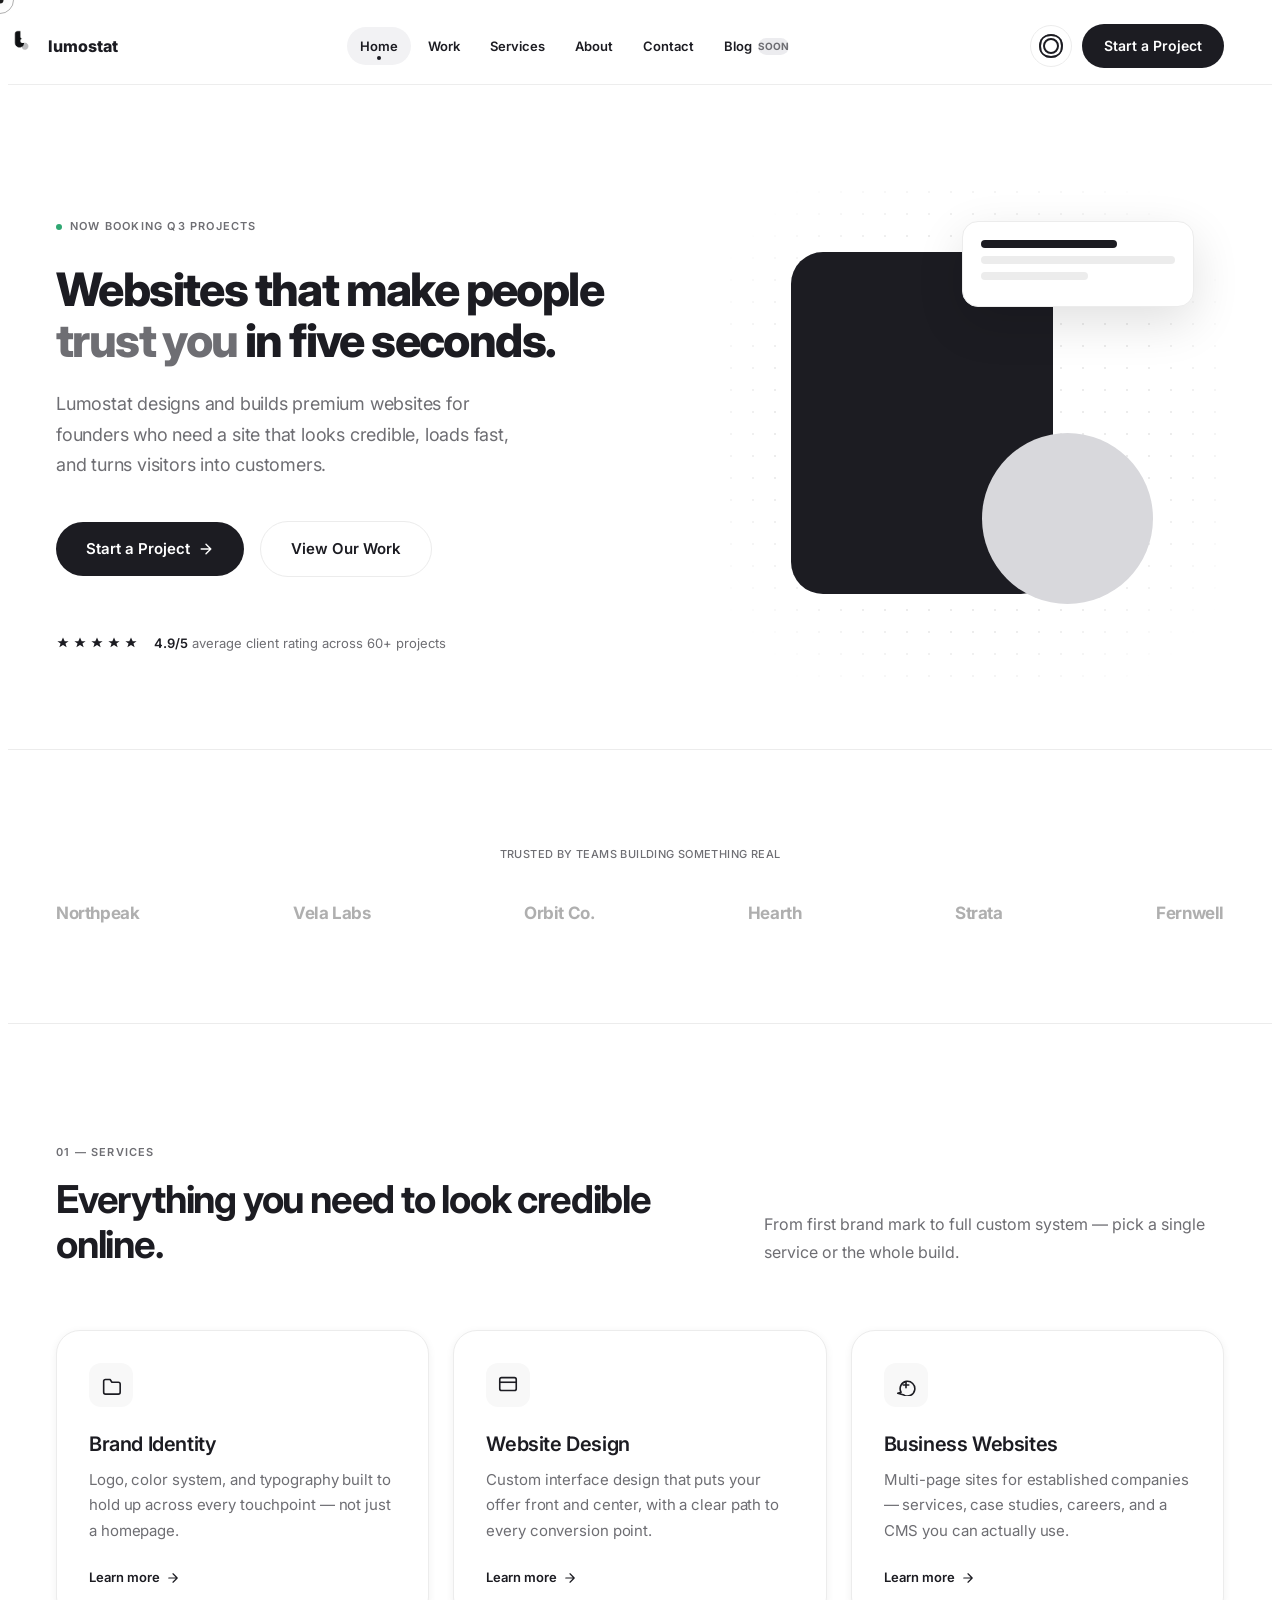
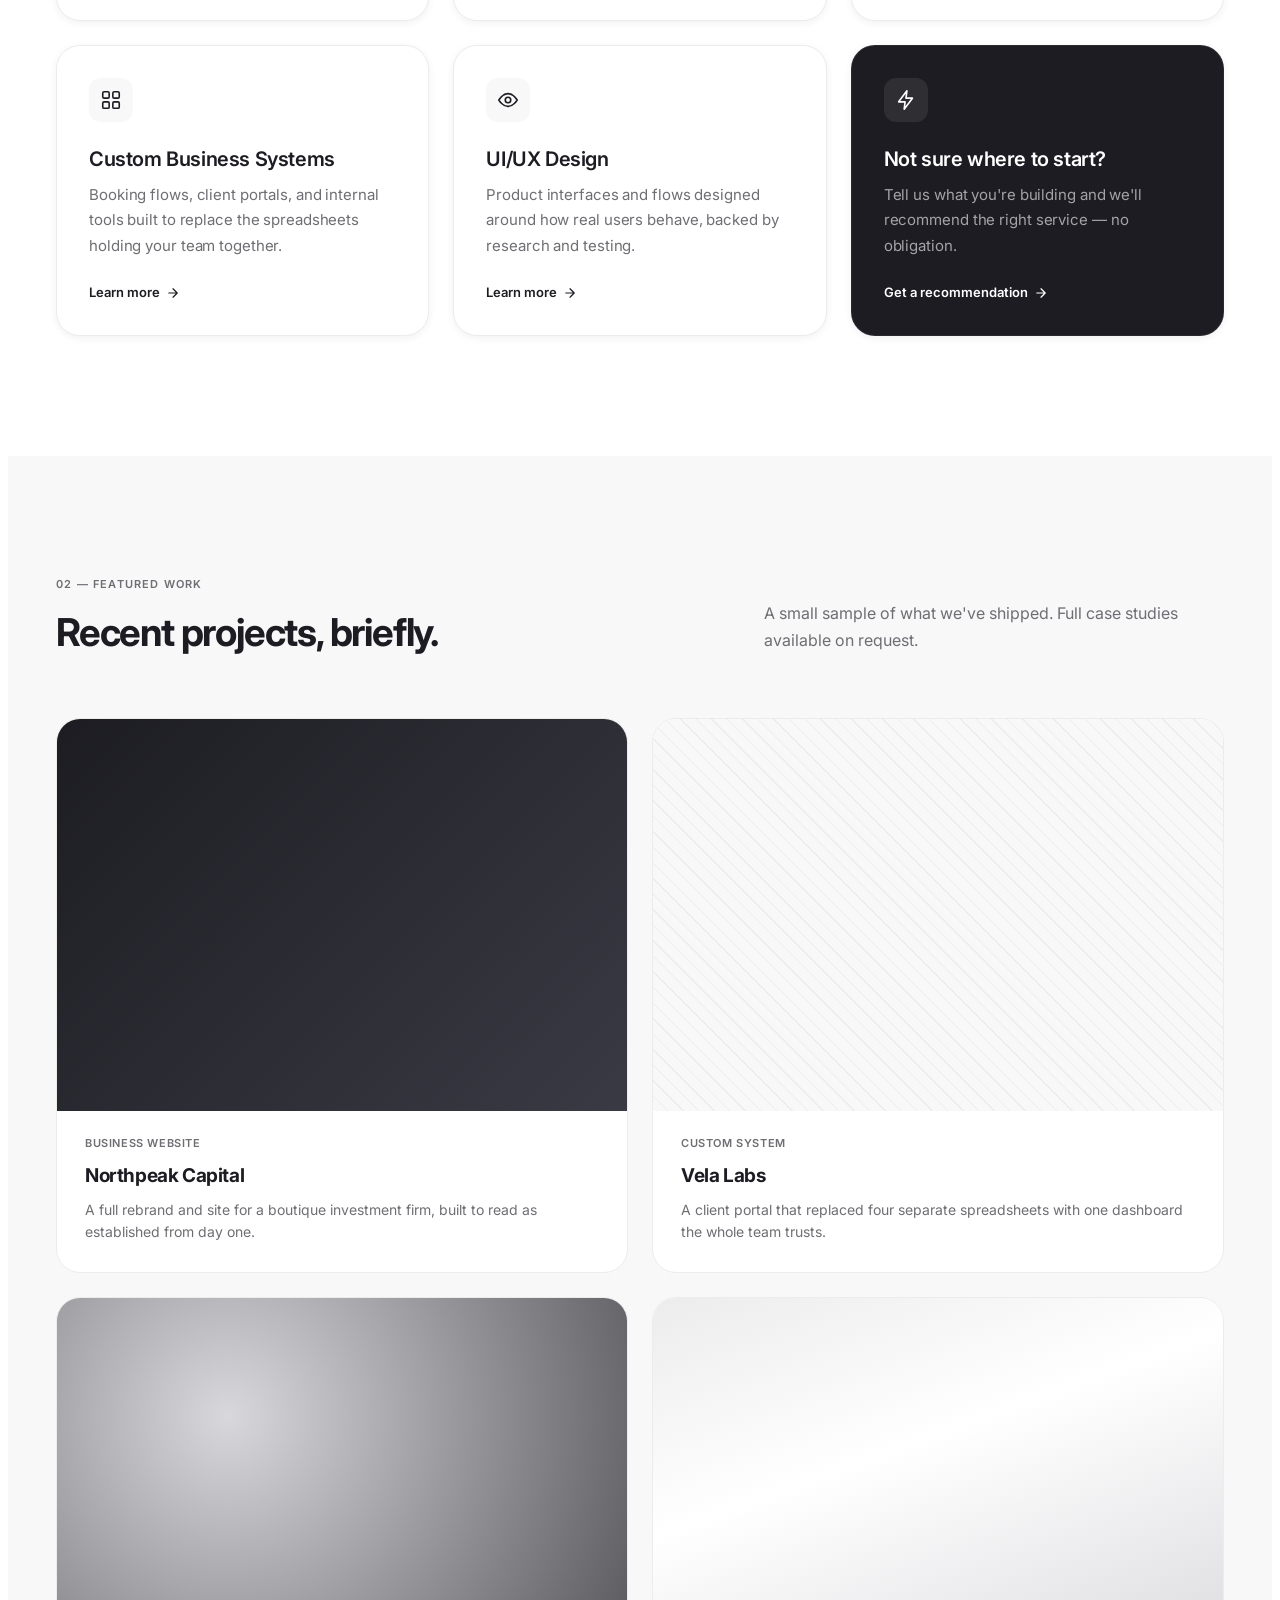
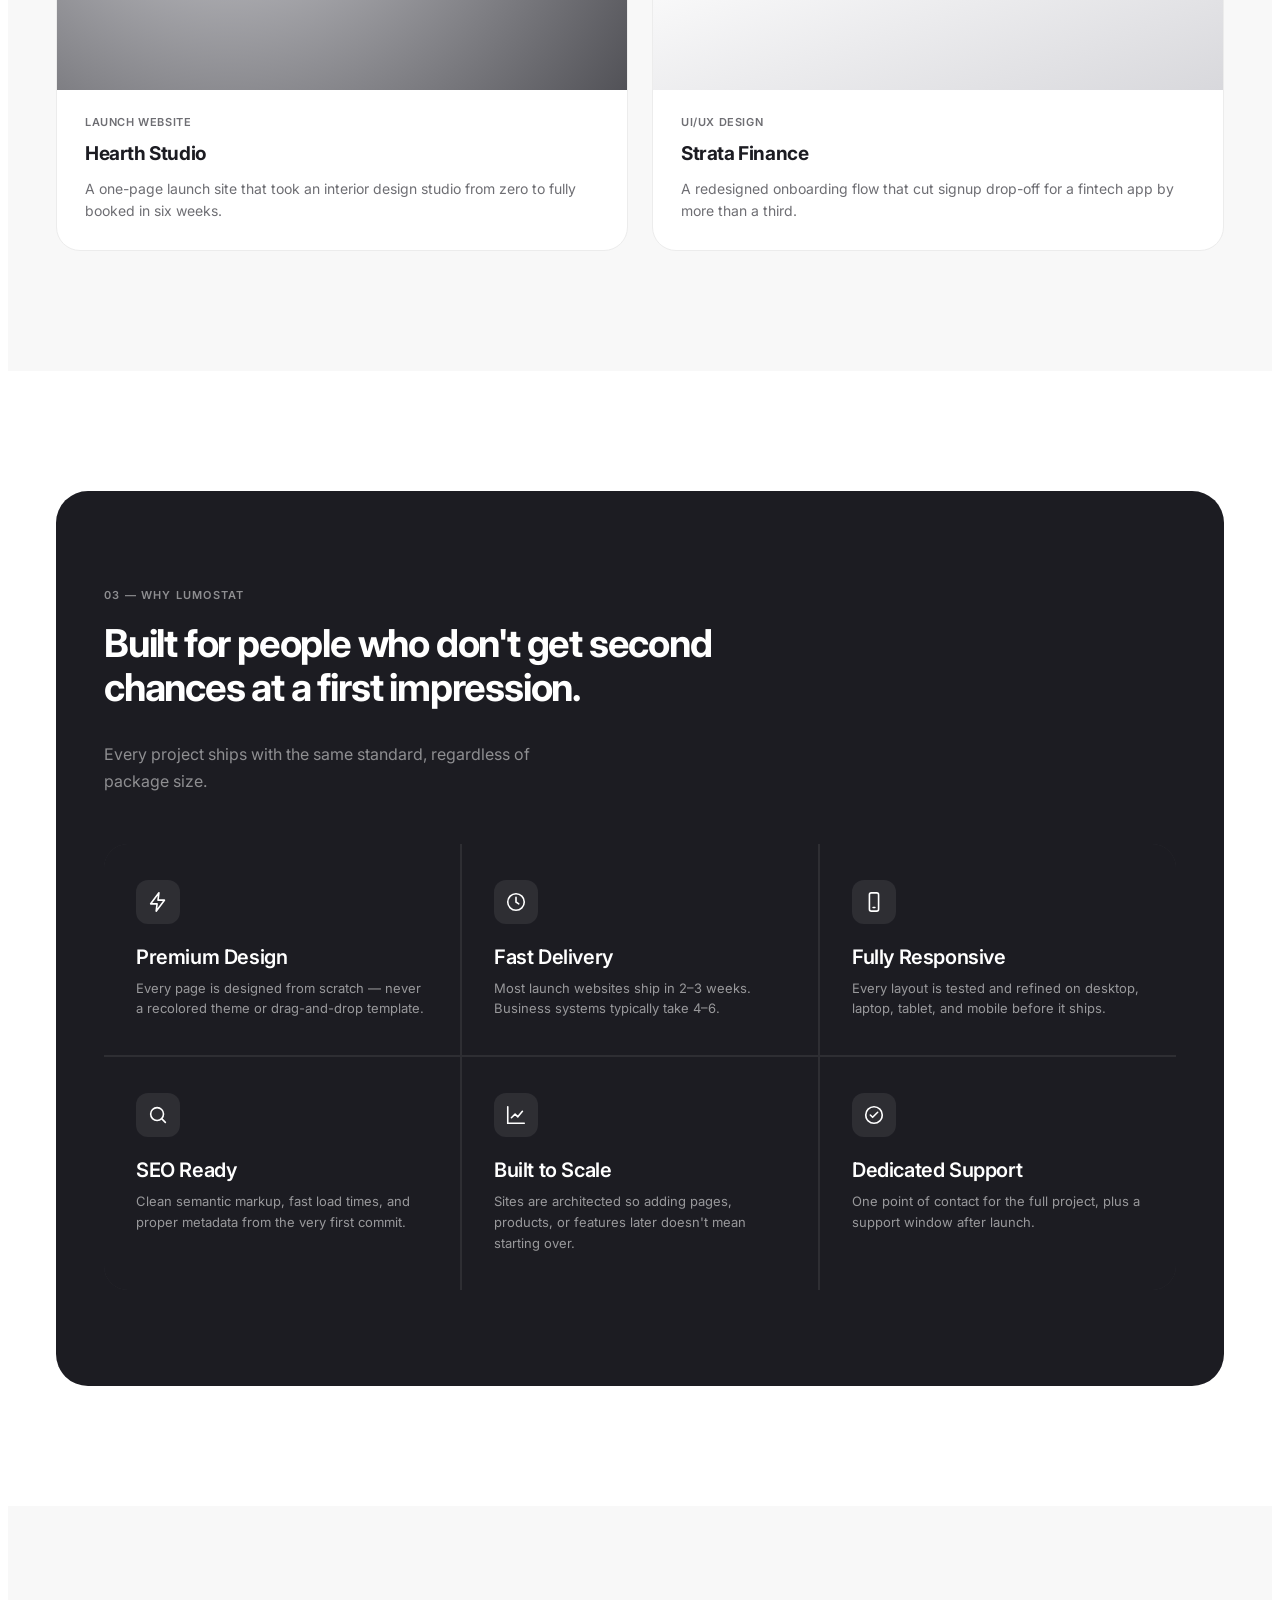
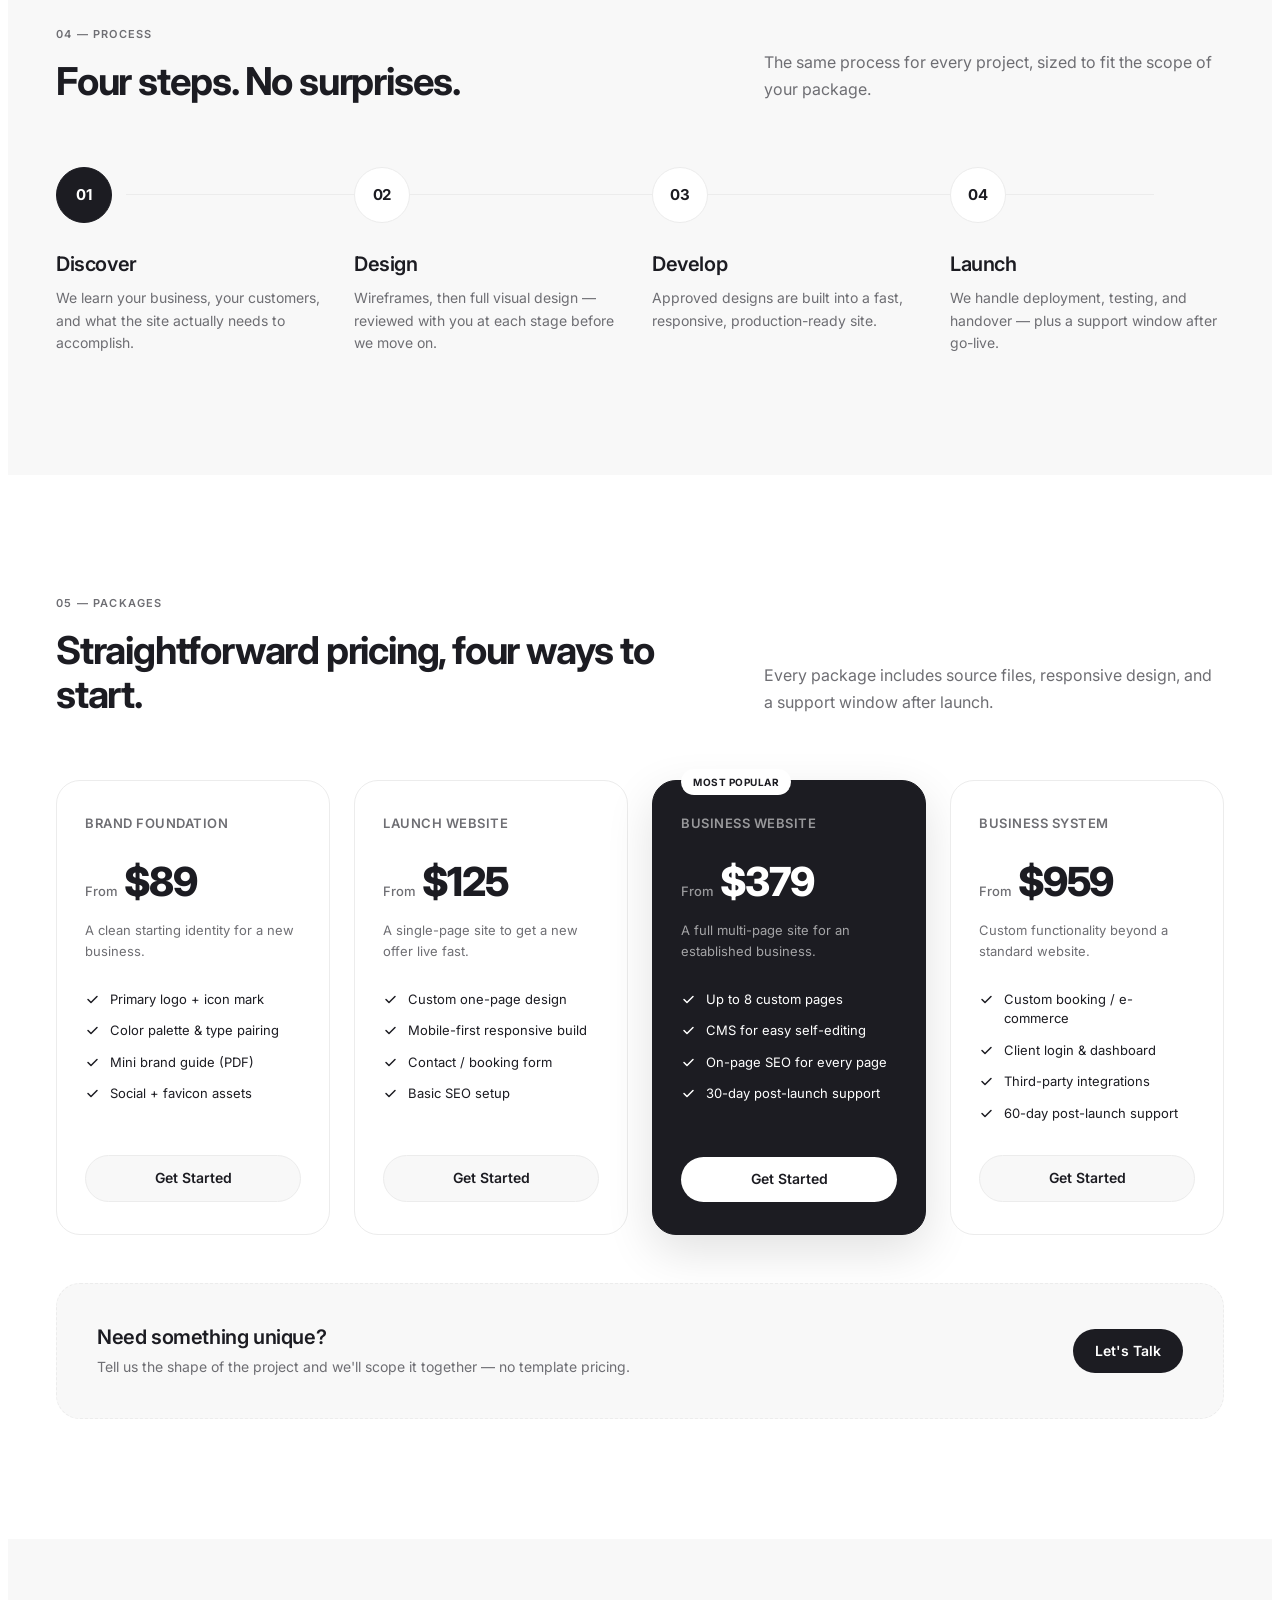
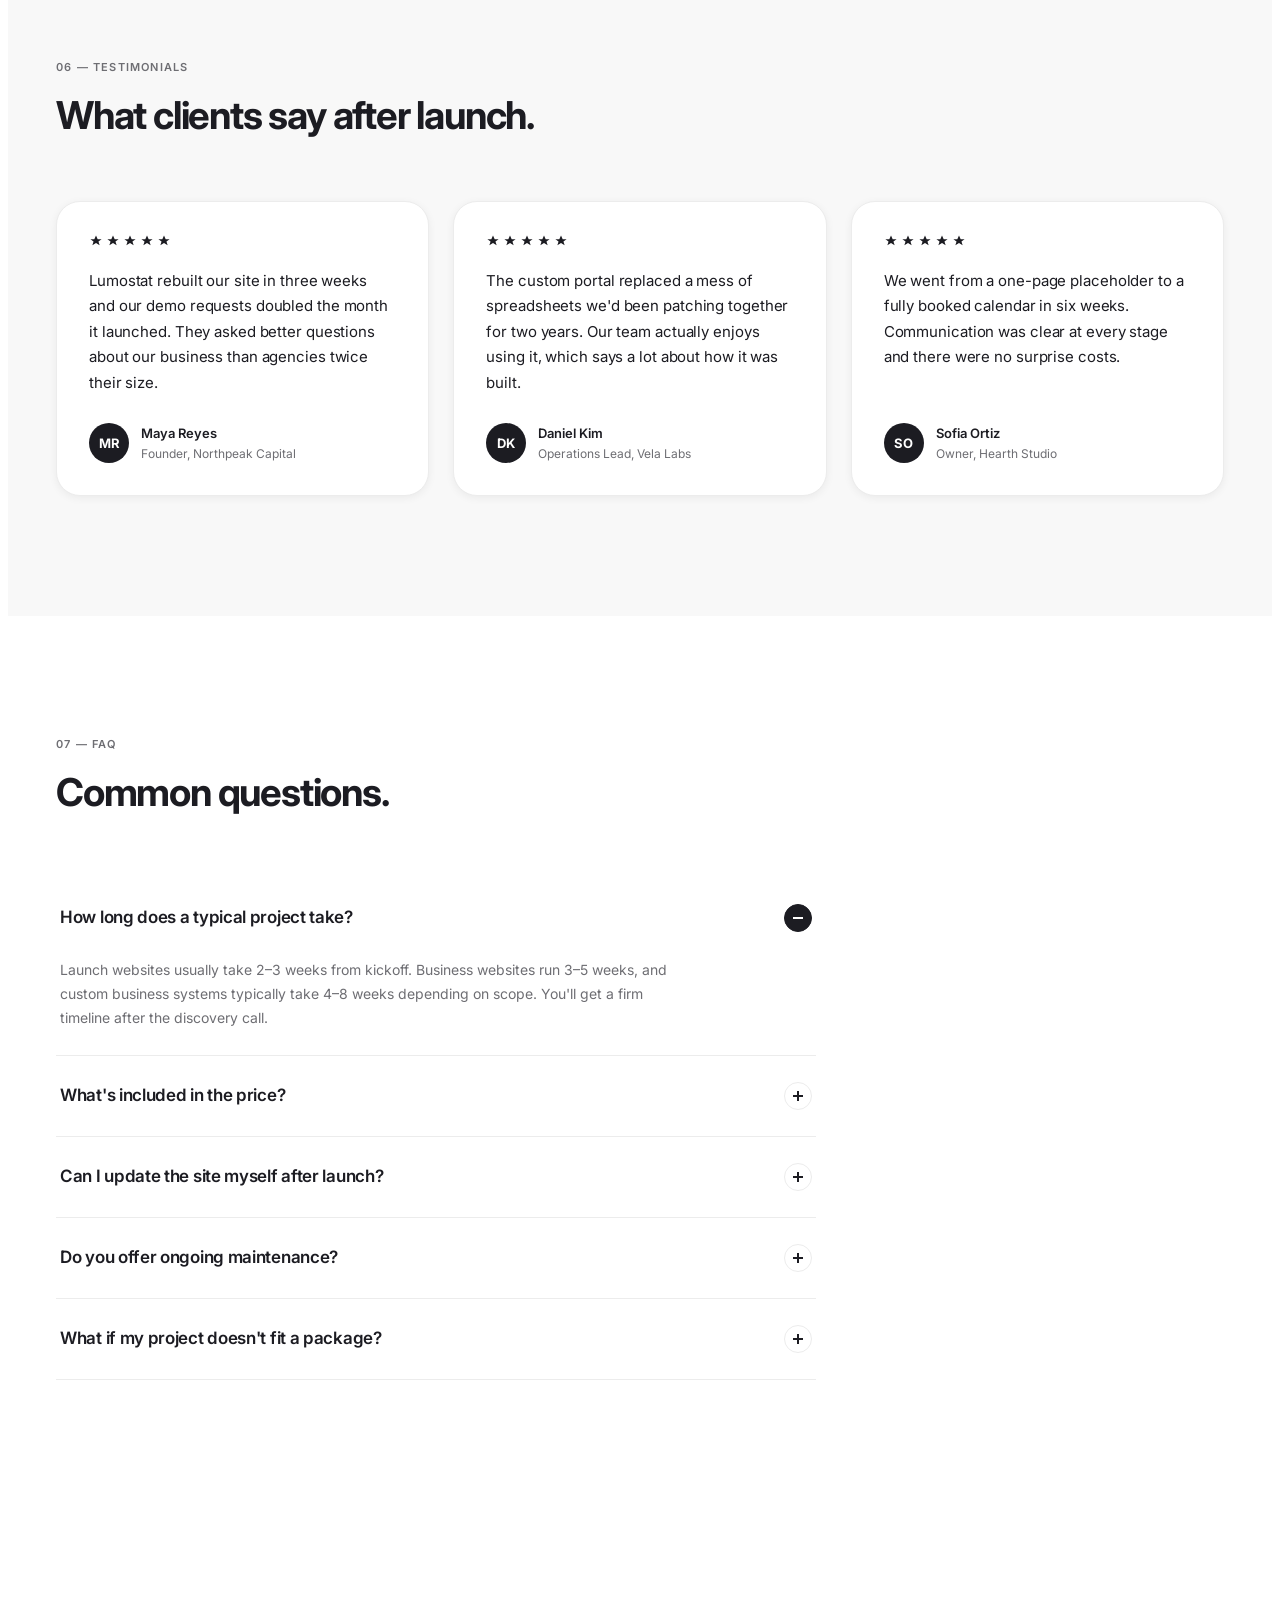
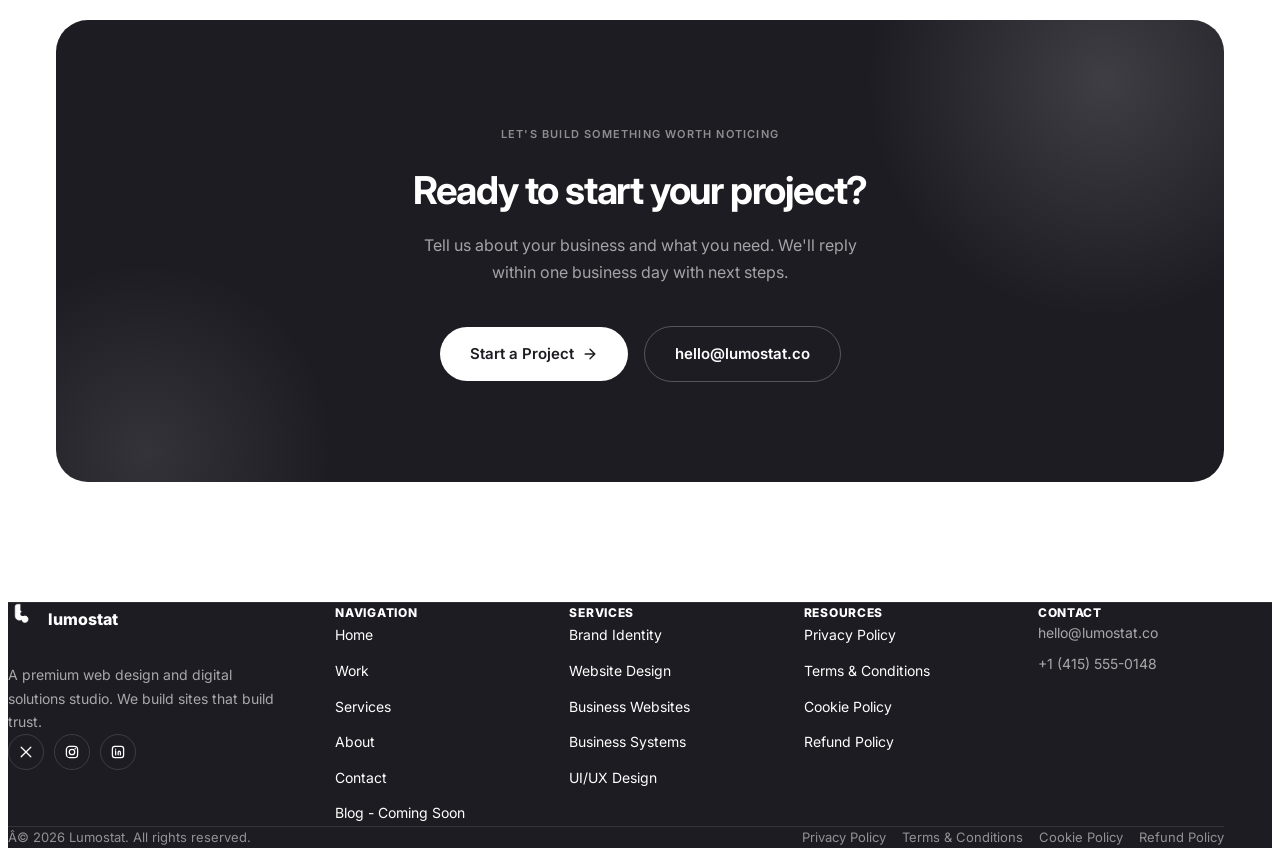
<file: index.html>
<!DOCTYPE html>
<html lang="en">
<head>
<meta charset="UTF-8">
<meta name="viewport" content="width=device-width, initial-scale=1.0">
<title>Lumostat — Premium Web Design & Digital Solutions Studio</title>
<meta name="description" content="Lumostat designs and builds premium websites and digital systems for founders who need a site that looks credible, loads fast, and converts.">
<link rel="icon" type="image/png" href="images/lumostat-logo-5adcef00727c.png">
<link rel="preconnect" href="https://fonts.googleapis.com">
<link rel="preconnect" href="https://fonts.gstatic.com" crossorigin>
<link href="https://fonts.googleapis.com/css2?family=Inter:wght@300;400;500;600;700;800;900&display=swap" rel="stylesheet">
<link rel="stylesheet" href="css/style.css">
</head>
<body data-page="index">
<!-- ============================================================
     GLOBAL HEADER
     ============================================================ -->
<header class="global-site-header" data-global-header>
  <div class="global-nav-shell">
    <a href="index.html" class="global-nav-brand" aria-label="Lumostat home">
      <img src="images/lumostat-logo-5adcef00727c.png" alt="Lumostat" width="30" height="32">
      <span>lumostat</span>
    </a>

    <nav class="global-primary-nav" aria-label="Primary">
      <ul class="global-nav-links">
        <li><a href="index.html" class="is-active" aria-current="page">Home</a></li>
        <li><a href="work.html">Work</a></li>
        <li><a href="services.html">Services</a></li>
        <li><a href="about.html">About</a></li>
        <li><a href="contact.html">Contact</a></li>
        <li><a class="is-soon" aria-disabled="true" tabindex="-1">Blog<span class="global-soon-tag">Soon</span></a></li>
      </ul>
    </nav>

    <div class="global-nav-actions">
      <button class="theme-toggle" type="button" aria-label="Switch to dark mode" aria-pressed="false" data-theme-toggle>
        <span class="theme-toggle__icon theme-toggle__icon--sun" aria-hidden="true"></span>
        <span class="theme-toggle__icon theme-toggle__icon--moon" aria-hidden="true"></span>
      </button>
      <a href="contact.html" class="btn btn-primary btn-md global-nav-cta">Start a Project</a>
      <button class="global-nav-toggle" type="button" aria-label="Open menu" aria-expanded="false" aria-controls="globalMobileMenu" data-global-menu-toggle>
        <span></span><span></span><span></span>
      </button>
    </div>
  </div>

  <div class="global-mobile-menu" id="globalMobileMenu" data-global-mobile-menu>
    <ul class="global-mobile-menu-list">
      <li><a href="index.html" class="is-active" aria-current="page" data-global-menu-close>Home</a></li>
      <li><a href="work.html" data-global-menu-close>Work</a></li>
      <li><a href="services.html" data-global-menu-close>Services</a></li>
      <li><a href="about.html" data-global-menu-close>About</a></li>
      <li><a href="contact.html" data-global-menu-close>Contact</a></li>
      <li><a class="is-soon" aria-disabled="true">Blog<span class="global-soon-tag">Soon</span></a></li>
    </ul>
    <a href="contact.html" class="btn btn-primary btn-lg global-mobile-cta" data-global-menu-close>Start a Project</a>
  </div>
</header>
<main id="top">

  <!-- ============================================================
       HERO
       ============================================================ -->
  <section class="hero">
    <div class="wrap hero-grid">
      <div class="hero-copy" data-reveal>
        <span class="eyebrow"><span class="dot" aria-hidden="true"></span>Now booking Q3 projects</span>
        <h1 class="hero-title">Websites that make people <em>trust you</em> in five seconds.</h1>
        <p class="body-lg hero-sub">Lumostat designs and builds premium websites for founders who need a site that looks credible, loads fast, and turns visitors into customers.</p>
        <div class="hero-actions">
          <a href="#contact" class="btn btn-primary btn-lg">
            Start a Project
            <svg class="icon-shift" viewBox="0 0 20 20" fill="none"><path d="M4 10h12M10 4l6 6-6 6" stroke="currentColor" stroke-width="1.75" stroke-linecap="round" stroke-linejoin="round"/></svg>
          </a>
          <a href="#work" class="btn btn-ghost btn-lg">View Our Work</a>
        </div>
        <div class="hero-proof">
          <div class="hero-proof-stars" aria-hidden="true">
            <svg viewBox="0 0 20 20"><path d="M10 2l2.4 5.5H18l-4.5 3.3 1.7 5.2L10 13l-5.2 3 1.7-5.2L2 7.5h5.6L10 2z"/></svg>
            <svg viewBox="0 0 20 20"><path d="M10 2l2.4 5.5H18l-4.5 3.3 1.7 5.2L10 13l-5.2 3 1.7-5.2L2 7.5h5.6L10 2z"/></svg>
            <svg viewBox="0 0 20 20"><path d="M10 2l2.4 5.5H18l-4.5 3.3 1.7 5.2L10 13l-5.2 3 1.7-5.2L2 7.5h5.6L10 2z"/></svg>
            <svg viewBox="0 0 20 20"><path d="M10 2l2.4 5.5H18l-4.5 3.3 1.7 5.2L10 13l-5.2 3 1.7-5.2L2 7.5h5.6L10 2z"/></svg>
            <svg viewBox="0 0 20 20"><path d="M10 2l2.4 5.5H18l-4.5 3.3 1.7 5.2L10 13l-5.2 3 1.7-5.2L2 7.5h5.6L10 2z"/></svg>
          </div>
          <p class="hero-proof-text"><strong>4.9/5</strong> average client rating across 60+ projects</p>
        </div>
      </div>

      <div class="hero-visual" data-reveal aria-hidden="true">
        <div class="hv-field"></div>
        <div class="hv-shape rect"></div>
        <div class="hv-shape circle"></div>
        <div class="hv-card">
          <div class="hv-bar"></div>
          <div class="hv-bar"></div>
          <div class="hv-bar"></div>
        </div>
      </div>
    </div>
  </section>

  <!-- ============================================================
       TRUSTED BY
       ============================================================ -->
  <section class="trusted tight">
    <div class="wrap">
      <p class="caption trusted-label" style="text-align:center;">Trusted by teams building something real</p>
      <div class="trusted-row" data-reveal>
        <span class="trusted-logo">Northpeak</span>
        <span class="trusted-logo">Vela&nbsp;Labs</span>
        <span class="trusted-logo">Orbit&nbsp;Co.</span>
        <span class="trusted-logo">Hearth</span>
        <span class="trusted-logo">Strata</span>
        <span class="trusted-logo">Fernwell</span>
      </div>
    </div>
  </section>

  <!-- ============================================================
       SERVICES
       ============================================================ -->
  <section id="services">
    <div class="wrap">
      <div class="section-head" data-reveal>
        <div>
          <div class="section-label">01 — Services</div>
          <h2 class="section-title h2">Everything you need to look credible online.</h2>
        </div>
        <p class="section-desc">From first brand mark to full custom system — pick a single service or the whole build.</p>
      </div>

      <div class="services-grid" data-reveal-group>
        <article class="card service-card" data-reveal style="--i:0">
          <div class="icon-box" aria-hidden="true">
            <svg viewBox="0 0 24 24" fill="none"><path d="M4 20V8a2 2 0 012-2h5l2 3h7a2 2 0 012 2v9a2 2 0 01-2 2H6a2 2 0 01-2-2z" stroke="currentColor" stroke-width="1.75" stroke-linejoin="round"/></svg>
          </div>
          <h3>Brand Identity</h3>
          <p class="body">Logo, color system, and typography built to hold up across every touchpoint — not just a homepage.</p>
          <a href="#contact" class="service-learn">Learn more <svg viewBox="0 0 20 20" fill="none"><path d="M4 10h12M10 4l6 6-6 6" stroke="currentColor" stroke-width="1.75" stroke-linecap="round" stroke-linejoin="round"/></svg></a>
        </article>

        <article class="card service-card" data-reveal style="--i:1">
          <div class="icon-box" aria-hidden="true">
            <svg viewBox="0 0 24 24" fill="none"><rect x="3" y="4" width="18" height="14" rx="2" stroke="currentColor" stroke-width="1.75"/><path d="M3 9h18" stroke="currentColor" stroke-width="1.75"/></svg>
          </div>
          <h3>Website Design</h3>
          <p class="body">Custom interface design that puts your offer front and center, with a clear path to every conversion point.</p>
          <a href="#contact" class="service-learn">Learn more <svg viewBox="0 0 20 20" fill="none"><path d="M4 10h12M10 4l6 6-6 6" stroke="currentColor" stroke-width="1.75" stroke-linecap="round" stroke-linejoin="round"/></svg></a>
        </article>

        <article class="card service-card" data-reveal style="--i:2">
          <div class="icon-box" aria-hidden="true">
            <svg viewBox="0 0 24 24" fill="none"><path d="M3 21l3.6-1.2a8 8 0 113.2 3.2L3 21z" stroke="currentColor" stroke-width="1.75" stroke-linejoin="round"/><path d="M9 12h6M12 9v6" stroke="currentColor" stroke-width="1.75" stroke-linecap="round"/></svg>
          </div>
          <h3>Business Websites</h3>
          <p class="body">Multi-page sites for established companies — services, case studies, careers, and a CMS you can actually use.</p>
          <a href="#contact" class="service-learn">Learn more <svg viewBox="0 0 20 20" fill="none"><path d="M4 10h12M10 4l6 6-6 6" stroke="currentColor" stroke-width="1.75" stroke-linecap="round" stroke-linejoin="round"/></svg></a>
        </article>

        <article class="card service-card" data-reveal style="--i:0">
          <div class="icon-box" aria-hidden="true">
            <svg viewBox="0 0 24 24" fill="none"><rect x="3" y="3" width="7" height="7" rx="1.5" stroke="currentColor" stroke-width="1.75"/><rect x="14" y="3" width="7" height="7" rx="1.5" stroke="currentColor" stroke-width="1.75"/><rect x="3" y="14" width="7" height="7" rx="1.5" stroke="currentColor" stroke-width="1.75"/><rect x="14" y="14" width="7" height="7" rx="1.5" stroke="currentColor" stroke-width="1.75"/></svg>
          </div>
          <h3>Custom Business Systems</h3>
          <p class="body">Booking flows, client portals, and internal tools built to replace the spreadsheets holding your team together.</p>
          <a href="#contact" class="service-learn">Learn more <svg viewBox="0 0 20 20" fill="none"><path d="M4 10h12M10 4l6 6-6 6" stroke="currentColor" stroke-width="1.75" stroke-linecap="round" stroke-linejoin="round"/></svg></a>
        </article>

        <article class="card service-card" data-reveal style="--i:1">
          <div class="icon-box" aria-hidden="true">
            <svg viewBox="0 0 24 24" fill="none"><path d="M2 12s4-7 10-7 10 7 10 7-4 7-10 7-10-7-10-7z" stroke="currentColor" stroke-width="1.75"/><circle cx="12" cy="12" r="3" stroke="currentColor" stroke-width="1.75"/></svg>
          </div>
          <h3>UI/UX Design</h3>
          <p class="body">Product interfaces and flows designed around how real users behave, backed by research and testing.</p>
          <a href="#contact" class="service-learn">Learn more <svg viewBox="0 0 20 20" fill="none"><path d="M4 10h12M10 4l6 6-6 6" stroke="currentColor" stroke-width="1.75" stroke-linecap="round" stroke-linejoin="round"/></svg></a>
        </article>

        <article class="card service-card card-dark" data-reveal style="--i:2">
          <div class="icon-box" aria-hidden="true">
            <svg viewBox="0 0 24 24" fill="none"><path d="M13 2L4 14h7l-1 8 9-12h-7l1-8z" stroke="currentColor" stroke-width="1.75" stroke-linejoin="round"/></svg>
          </div>
          <h3>Not sure where to start?</h3>
          <p class="body" style="color:rgba(255,255,255,.6)">Tell us what you're building and we'll recommend the right service — no obligation.</p>
          <a href="#contact" class="service-learn" style="color:#fff">Get a recommendation <svg viewBox="0 0 20 20" fill="none"><path d="M4 10h12M10 4l6 6-6 6" stroke="currentColor" stroke-width="1.75" stroke-linecap="round" stroke-linejoin="round"/></svg></a>
        </article>
      </div>
    </div>
  </section>

  <!-- ============================================================
       FEATURED WORK
       ============================================================ -->
  <section id="work" style="background:var(--color-surface)">
    <div class="wrap">
      <div class="section-head" data-reveal>
        <div>
          <div class="section-label">02 — Featured Work</div>
          <h2 class="section-title h2">Recent projects, briefly.</h2>
        </div>
        <p class="section-desc">A small sample of what we've shipped. Full case studies available on request.</p>
      </div>

      <div class="work-grid" data-reveal-group>
        <a href="#contact" class="work-card" data-reveal style="--i:0">
          <div class="work-thumb">
            <div class="wt-pattern" style="background:linear-gradient(135deg,#1C1C22 0%,#3a3a44 100%);"></div>
            <span class="wt-view">View Project <svg viewBox="0 0 20 20" fill="none"><path d="M4 10h12M10 4l6 6-6 6" stroke="currentColor" stroke-width="1.75" stroke-linecap="round" stroke-linejoin="round"/></svg></span>
          </div>
          <div class="work-body">
            <div class="work-cat">Business Website</div>
            <div class="work-name">Northpeak Capital</div>
            <p class="work-desc">A full rebrand and site for a boutique investment firm, built to read as established from day one.</p>
          </div>
        </a>

        <a href="#contact" class="work-card" data-reveal style="--i:1">
          <div class="work-thumb">
            <div class="wt-pattern" style="background:repeating-linear-gradient(45deg,#F8F8F8,#F8F8F8 10px,#ECECEC 10px,#ECECEC 11px);"></div>
            <span class="wt-view">View Project <svg viewBox="0 0 20 20" fill="none"><path d="M4 10h12M10 4l6 6-6 6" stroke="currentColor" stroke-width="1.75" stroke-linecap="round" stroke-linejoin="round"/></svg></span>
          </div>
          <div class="work-body">
            <div class="work-cat">Custom System</div>
            <div class="work-name">Vela Labs</div>
            <p class="work-desc">A client portal that replaced four separate spreadsheets with one dashboard the whole team trusts.</p>
          </div>
        </a>

        <a href="#contact" class="work-card" data-reveal style="--i:2">
          <div class="work-thumb">
            <div class="wt-pattern" style="background:radial-gradient(circle at 30% 30%, #D8D8DC, #1C1C22 140%);"></div>
            <span class="wt-view">View Project <svg viewBox="0 0 20 20" fill="none"><path d="M4 10h12M10 4l6 6-6 6" stroke="currentColor" stroke-width="1.75" stroke-linecap="round" stroke-linejoin="round"/></svg></span>
          </div>
          <div class="work-body">
            <div class="work-cat">Launch Website</div>
            <div class="work-name">Hearth Studio</div>
            <p class="work-desc">A one-page launch site that took an interior design studio from zero to fully booked in six weeks.</p>
          </div>
        </a>

        <a href="#contact" class="work-card" data-reveal style="--i:0">
          <div class="work-thumb">
            <div class="wt-pattern" style="background:linear-gradient(160deg,#ECECEC 0%,#fff 40%,#D8D8DC 100%);"></div>
            <span class="wt-view">View Project <svg viewBox="0 0 20 20" fill="none"><path d="M4 10h12M10 4l6 6-6 6" stroke="currentColor" stroke-width="1.75" stroke-linecap="round" stroke-linejoin="round"/></svg></span>
          </div>
          <div class="work-body">
            <div class="work-cat">UI/UX Design</div>
            <div class="work-name">Strata Finance</div>
            <p class="work-desc">A redesigned onboarding flow that cut signup drop-off for a fintech app by more than a third.</p>
          </div>
        </a>
      </div>
    </div>
  </section>

  <!-- ============================================================
       WHY CHOOSE LUMOSTAT
       ============================================================ -->
  <section id="about">
    <div class="wrap">
      <div class="why" data-reveal>
        <div class="why-inner">
          <div class="section-head" style="margin-bottom:48px;">
            <div>
              <div class="section-label">03 — Why Lumostat</div>
              <h2 class="section-title h2">Built for people who don't get second chances at a first impression.</h2>
            </div>
            <p class="section-desc">Every project ships with the same standard, regardless of package size.</p>
          </div>

          <div class="why-grid">
            <div class="why-item">
              <div class="icon-box" aria-hidden="true"><svg viewBox="0 0 24 24" fill="none"><path d="M13 2L4 14h7l-1 8 9-12h-7l1-8z" stroke="currentColor" stroke-width="1.75" stroke-linejoin="round"/></svg></div>
              <h3>Premium Design</h3>
              <p>Every page is designed from scratch — never a recolored theme or drag-and-drop template.</p>
            </div>
            <div class="why-item">
              <div class="icon-box" aria-hidden="true"><svg viewBox="0 0 24 24" fill="none"><circle cx="12" cy="12" r="9" stroke="currentColor" stroke-width="1.75"/><path d="M12 7v5l3 2" stroke="currentColor" stroke-width="1.75" stroke-linecap="round"/></svg></div>
              <h3>Fast Delivery</h3>
              <p>Most launch websites ship in 2–3 weeks. Business systems typically take 4–6.</p>
            </div>
            <div class="why-item">
              <div class="icon-box" aria-hidden="true"><svg viewBox="0 0 24 24" fill="none"><rect x="7" y="2" width="10" height="20" rx="2" stroke="currentColor" stroke-width="1.75"/><path d="M11 18h2" stroke="currentColor" stroke-width="1.75" stroke-linecap="round"/></svg></div>
              <h3>Fully Responsive</h3>
              <p>Every layout is tested and refined on desktop, laptop, tablet, and mobile before it ships.</p>
            </div>
            <div class="why-item">
              <div class="icon-box" aria-hidden="true"><svg viewBox="0 0 24 24" fill="none"><circle cx="11" cy="11" r="7" stroke="currentColor" stroke-width="1.75"/><path d="M20 20l-3.5-3.5" stroke="currentColor" stroke-width="1.75" stroke-linecap="round"/></svg></div>
              <h3>SEO Ready</h3>
              <p>Clean semantic markup, fast load times, and proper metadata from the very first commit.</p>
            </div>
            <div class="why-item">
              <div class="icon-box" aria-hidden="true"><svg viewBox="0 0 24 24" fill="none"><path d="M3 3v18h18" stroke="currentColor" stroke-width="1.75" stroke-linecap="round"/><path d="M7 15l4-4 3 3 5-6" stroke="currentColor" stroke-width="1.75" stroke-linecap="round" stroke-linejoin="round"/></svg></div>
              <h3>Built to Scale</h3>
              <p>Sites are architected so adding pages, products, or features later doesn't mean starting over.</p>
            </div>
            <div class="why-item">
              <div class="icon-box" aria-hidden="true"><svg viewBox="0 0 24 24" fill="none"><path d="M8 12l2.5 2.5L16 9" stroke="currentColor" stroke-width="1.75" stroke-linecap="round" stroke-linejoin="round"/><circle cx="12" cy="12" r="9" stroke="currentColor" stroke-width="1.75"/></svg></div>
              <h3>Dedicated Support</h3>
              <p>One point of contact for the full project, plus a support window after launch.</p>
            </div>
          </div>
        </div>
      </div>
    </div>
  </section>

  <!-- ============================================================
       PROCESS
       ============================================================ -->
  <section style="background:var(--color-surface)">
    <div class="wrap">
      <div class="section-head" data-reveal>
        <div>
          <div class="section-label">04 — Process</div>
          <h2 class="section-title h2">Four steps. No surprises.</h2>
        </div>
        <p class="section-desc">The same process for every project, sized to fit the scope of your package.</p>
      </div>

      <div class="process-list" data-reveal-group>
        <div class="process-item is-active" data-reveal style="--i:0">
          <div class="process-num">01</div>
          <h3>Discover</h3>
          <p>We learn your business, your customers, and what the site actually needs to accomplish.</p>
        </div>
        <div class="process-item" data-reveal style="--i:1">
          <div class="process-num">02</div>
          <h3>Design</h3>
          <p>Wireframes, then full visual design — reviewed with you at each stage before we move on.</p>
        </div>
        <div class="process-item" data-reveal style="--i:2">
          <div class="process-num">03</div>
          <h3>Develop</h3>
          <p>Approved designs are built into a fast, responsive, production-ready site.</p>
        </div>
        <div class="process-item" data-reveal style="--i:0">
          <div class="process-num">04</div>
          <h3>Launch</h3>
          <p>We handle deployment, testing, and handover — plus a support window after go-live.</p>
        </div>
      </div>
    </div>
  </section>

  <!-- ============================================================
       PACKAGES
       ============================================================ -->
  <section id="packages">
    <div class="wrap">
      <div class="section-head" data-reveal>
        <div>
          <div class="section-label">05 — Packages</div>
          <h2 class="section-title h2">Straightforward pricing, four ways to start.</h2>
        </div>
        <p class="section-desc">Every package includes source files, responsive design, and a support window after launch.</p>
      </div>

      <div class="packages-grid" data-reveal-group>
        <div class="pkg-card" data-reveal style="--i:0">
          <div class="pkg-name">Brand Foundation</div>
          <div class="pkg-price"><span class="prefix">From</span><span class="amount">$89</span></div>
          <p class="pkg-desc">A clean starting identity for a new business.</p>
          <ul class="pkg-features">
            <li><svg viewBox="0 0 20 20" fill="none"><path d="M4 10l4 4 8-8" stroke="currentColor" stroke-width="2" stroke-linecap="round" stroke-linejoin="round"/></svg>Primary logo + icon mark</li>
            <li><svg viewBox="0 0 20 20" fill="none"><path d="M4 10l4 4 8-8" stroke="currentColor" stroke-width="2" stroke-linecap="round" stroke-linejoin="round"/></svg>Color palette & type pairing</li>
            <li><svg viewBox="0 0 20 20" fill="none"><path d="M4 10l4 4 8-8" stroke="currentColor" stroke-width="2" stroke-linecap="round" stroke-linejoin="round"/></svg>Mini brand guide (PDF)</li>
            <li><svg viewBox="0 0 20 20" fill="none"><path d="M4 10l4 4 8-8" stroke="currentColor" stroke-width="2" stroke-linecap="round" stroke-linejoin="round"/></svg>Social + favicon assets</li>
          </ul>
          <a href="#contact" class="btn btn-secondary btn-md">Get Started</a>
        </div>

        <div class="pkg-card" data-reveal style="--i:1">
          <div class="pkg-name">Launch Website</div>
          <div class="pkg-price"><span class="prefix">From</span><span class="amount">$125</span></div>
          <p class="pkg-desc">A single-page site to get a new offer live fast.</p>
          <ul class="pkg-features">
            <li><svg viewBox="0 0 20 20" fill="none"><path d="M4 10l4 4 8-8" stroke="currentColor" stroke-width="2" stroke-linecap="round" stroke-linejoin="round"/></svg>Custom one-page design</li>
            <li><svg viewBox="0 0 20 20" fill="none"><path d="M4 10l4 4 8-8" stroke="currentColor" stroke-width="2" stroke-linecap="round" stroke-linejoin="round"/></svg>Mobile-first responsive build</li>
            <li><svg viewBox="0 0 20 20" fill="none"><path d="M4 10l4 4 8-8" stroke="currentColor" stroke-width="2" stroke-linecap="round" stroke-linejoin="round"/></svg>Contact / booking form</li>
            <li><svg viewBox="0 0 20 20" fill="none"><path d="M4 10l4 4 8-8" stroke="currentColor" stroke-width="2" stroke-linecap="round" stroke-linejoin="round"/></svg>Basic SEO setup</li>
          </ul>
          <a href="#contact" class="btn btn-secondary btn-md">Get Started</a>
        </div>

        <div class="pkg-card is-featured" data-reveal style="--i:2">
          <span class="pkg-badge">Most Popular</span>
          <div class="pkg-name">Business Website</div>
          <div class="pkg-price"><span class="prefix">From</span><span class="amount">$379</span></div>
          <p class="pkg-desc">A full multi-page site for an established business.</p>
          <ul class="pkg-features">
            <li><svg viewBox="0 0 20 20" fill="none"><path d="M4 10l4 4 8-8" stroke="currentColor" stroke-width="2" stroke-linecap="round" stroke-linejoin="round"/></svg>Up to 8 custom pages</li>
            <li><svg viewBox="0 0 20 20" fill="none"><path d="M4 10l4 4 8-8" stroke="currentColor" stroke-width="2" stroke-linecap="round" stroke-linejoin="round"/></svg>CMS for easy self-editing</li>
            <li><svg viewBox="0 0 20 20" fill="none"><path d="M4 10l4 4 8-8" stroke="currentColor" stroke-width="2" stroke-linecap="round" stroke-linejoin="round"/></svg>On-page SEO for every page</li>
            <li><svg viewBox="0 0 20 20" fill="none"><path d="M4 10l4 4 8-8" stroke="currentColor" stroke-width="2" stroke-linecap="round" stroke-linejoin="round"/></svg>30-day post-launch support</li>
          </ul>
          <a href="#contact" class="btn btn-white btn-md">Get Started</a>
        </div>

        <div class="pkg-card" data-reveal style="--i:0">
          <div class="pkg-name">Business System</div>
          <div class="pkg-price"><span class="prefix">From</span><span class="amount">$959</span></div>
          <p class="pkg-desc">Custom functionality beyond a standard website.</p>
          <ul class="pkg-features">
            <li><svg viewBox="0 0 20 20" fill="none"><path d="M4 10l4 4 8-8" stroke="currentColor" stroke-width="2" stroke-linecap="round" stroke-linejoin="round"/></svg>Custom booking / e-commerce</li>
            <li><svg viewBox="0 0 20 20" fill="none"><path d="M4 10l4 4 8-8" stroke="currentColor" stroke-width="2" stroke-linecap="round" stroke-linejoin="round"/></svg>Client login & dashboard</li>
            <li><svg viewBox="0 0 20 20" fill="none"><path d="M4 10l4 4 8-8" stroke="currentColor" stroke-width="2" stroke-linecap="round" stroke-linejoin="round"/></svg>Third-party integrations</li>
            <li><svg viewBox="0 0 20 20" fill="none"><path d="M4 10l4 4 8-8" stroke="currentColor" stroke-width="2" stroke-linecap="round" stroke-linejoin="round"/></svg>60-day post-launch support</li>
          </ul>
          <a href="#contact" class="btn btn-secondary btn-md">Get Started</a>
        </div>

        <div class="pkg-custom" data-reveal>
          <div>
            <h3>Need something unique?</h3>
            <p>Tell us the shape of the project and we'll scope it together — no template pricing.</p>
          </div>
          <a href="#contact" class="btn btn-primary btn-md">Let's Talk</a>
        </div>
      </div>
    </div>
  </section>

  <!-- ============================================================
       TESTIMONIALS
       ============================================================ -->
  <section style="background:var(--color-surface)">
    <div class="wrap">
      <div class="section-head" data-reveal>
        <div>
          <div class="section-label">06 — Testimonials</div>
          <h2 class="section-title h2">What clients say after launch.</h2>
        </div>
      </div>

      <div class="testimonials-grid" data-reveal-group>
        <blockquote class="card testimonial-card" data-reveal style="--i:0">
          <div class="testimonial-stars" aria-hidden="true">
            <svg viewBox="0 0 20 20"><path d="M10 2l2.4 5.5H18l-4.5 3.3 1.7 5.2L10 13l-5.2 3 1.7-5.2L2 7.5h5.6L10 2z"/></svg>
            <svg viewBox="0 0 20 20"><path d="M10 2l2.4 5.5H18l-4.5 3.3 1.7 5.2L10 13l-5.2 3 1.7-5.2L2 7.5h5.6L10 2z"/></svg>
            <svg viewBox="0 0 20 20"><path d="M10 2l2.4 5.5H18l-4.5 3.3 1.7 5.2L10 13l-5.2 3 1.7-5.2L2 7.5h5.6L10 2z"/></svg>
            <svg viewBox="0 0 20 20"><path d="M10 2l2.4 5.5H18l-4.5 3.3 1.7 5.2L10 13l-5.2 3 1.7-5.2L2 7.5h5.6L10 2z"/></svg>
            <svg viewBox="0 0 20 20"><path d="M10 2l2.4 5.5H18l-4.5 3.3 1.7 5.2L10 13l-5.2 3 1.7-5.2L2 7.5h5.6L10 2z"/></svg>
          </div>
          <p class="testimonial-quote">Lumostat rebuilt our site in three weeks and our demo requests doubled the month it launched. They asked better questions about our business than agencies twice their size.</p>
          <footer class="testimonial-person">
            <span class="testimonial-avatar" aria-hidden="true">MR</span>
            <span>
              <div class="testimonial-name">Maya Reyes</div>
              <div class="testimonial-role">Founder, Northpeak Capital</div>
            </span>
          </footer>
        </blockquote>

        <blockquote class="card testimonial-card" data-reveal style="--i:1">
          <div class="testimonial-stars" aria-hidden="true">
            <svg viewBox="0 0 20 20"><path d="M10 2l2.4 5.5H18l-4.5 3.3 1.7 5.2L10 13l-5.2 3 1.7-5.2L2 7.5h5.6L10 2z"/></svg>
            <svg viewBox="0 0 20 20"><path d="M10 2l2.4 5.5H18l-4.5 3.3 1.7 5.2L10 13l-5.2 3 1.7-5.2L2 7.5h5.6L10 2z"/></svg>
            <svg viewBox="0 0 20 20"><path d="M10 2l2.4 5.5H18l-4.5 3.3 1.7 5.2L10 13l-5.2 3 1.7-5.2L2 7.5h5.6L10 2z"/></svg>
            <svg viewBox="0 0 20 20"><path d="M10 2l2.4 5.5H18l-4.5 3.3 1.7 5.2L10 13l-5.2 3 1.7-5.2L2 7.5h5.6L10 2z"/></svg>
            <svg viewBox="0 0 20 20"><path d="M10 2l2.4 5.5H18l-4.5 3.3 1.7 5.2L10 13l-5.2 3 1.7-5.2L2 7.5h5.6L10 2z"/></svg>
          </div>
          <p class="testimonial-quote">The custom portal replaced a mess of spreadsheets we'd been patching together for two years. Our team actually enjoys using it, which says a lot about how it was built.</p>
          <footer class="testimonial-person">
            <span class="testimonial-avatar" aria-hidden="true">DK</span>
            <span>
              <div class="testimonial-name">Daniel Kim</div>
              <div class="testimonial-role">Operations Lead, Vela Labs</div>
            </span>
          </footer>
        </blockquote>

        <blockquote class="card testimonial-card" data-reveal style="--i:2">
          <div class="testimonial-stars" aria-hidden="true">
            <svg viewBox="0 0 20 20"><path d="M10 2l2.4 5.5H18l-4.5 3.3 1.7 5.2L10 13l-5.2 3 1.7-5.2L2 7.5h5.6L10 2z"/></svg>
            <svg viewBox="0 0 20 20"><path d="M10 2l2.4 5.5H18l-4.5 3.3 1.7 5.2L10 13l-5.2 3 1.7-5.2L2 7.5h5.6L10 2z"/></svg>
            <svg viewBox="0 0 20 20"><path d="M10 2l2.4 5.5H18l-4.5 3.3 1.7 5.2L10 13l-5.2 3 1.7-5.2L2 7.5h5.6L10 2z"/></svg>
            <svg viewBox="0 0 20 20"><path d="M10 2l2.4 5.5H18l-4.5 3.3 1.7 5.2L10 13l-5.2 3 1.7-5.2L2 7.5h5.6L10 2z"/></svg>
            <svg viewBox="0 0 20 20"><path d="M10 2l2.4 5.5H18l-4.5 3.3 1.7 5.2L10 13l-5.2 3 1.7-5.2L2 7.5h5.6L10 2z"/></svg>
          </div>
          <p class="testimonial-quote">We went from a one-page placeholder to a fully booked calendar in six weeks. Communication was clear at every stage and there were no surprise costs.</p>
          <footer class="testimonial-person">
            <span class="testimonial-avatar" aria-hidden="true">SO</span>
            <span>
              <div class="testimonial-name">Sofia Ortiz</div>
              <div class="testimonial-role">Owner, Hearth Studio</div>
            </span>
          </footer>
        </blockquote>
      </div>
    </div>
  </section>

  <!-- ============================================================
       FAQ
       ============================================================ -->
  <section>
    <div class="wrap">
      <div class="section-head" data-reveal>
        <div>
          <div class="section-label">07 — FAQ</div>
          <h2 class="section-title h2">Common questions.</h2>
        </div>
      </div>

      <div class="faq-list" data-reveal>
        <div class="faq-item is-open">
          <button class="faq-q" aria-expanded="true">
            How long does a typical project take?
            <span class="faq-icon" aria-hidden="true"></span>
          </button>
          <div class="faq-a">
            <div class="faq-a-inner">Launch websites usually take 2–3 weeks from kickoff. Business websites run 3–5 weeks, and custom business systems typically take 4–8 weeks depending on scope. You'll get a firm timeline after the discovery call.</div>
          </div>
        </div>
        <div class="faq-item">
          <button class="faq-q" aria-expanded="false">
            What's included in the price?
            <span class="faq-icon" aria-hidden="true"></span>
          </button>
          <div class="faq-a">
            <div class="faq-a-inner">Every package includes design, development, responsive testing, and a support window after launch. Source files are yours to keep. Add-ons like copywriting or photography are quoted separately if needed.</div>
          </div>
        </div>
        <div class="faq-item">
          <button class="faq-q" aria-expanded="false">
            Can I update the site myself after launch?
            <span class="faq-icon" aria-hidden="true"></span>
          </button>
          <div class="faq-a">
            <div class="faq-a-inner">Yes. Business Website and Business System packages include a CMS, so you can edit text and images without touching code. We'll walk you through it before handover.</div>
          </div>
        </div>
        <div class="faq-item">
          <button class="faq-q" aria-expanded="false">
            Do you offer ongoing maintenance?
            <span class="faq-icon" aria-hidden="true"></span>
          </button>
          <div class="faq-a">
            <div class="faq-a-inner">Every project includes a post-launch support window. After that, we offer optional monthly maintenance plans covering updates, backups, and small content changes.</div>
          </div>
        </div>
        <div class="faq-item">
          <button class="faq-q" aria-expanded="false">
            What if my project doesn't fit a package?
            <span class="faq-icon" aria-hidden="true"></span>
          </button>
          <div class="faq-a">
            <div class="faq-a-inner">Most custom systems start as a conversation, not a fixed price. Tell us what you're trying to build in the contact form and we'll scope it and quote it directly.</div>
          </div>
        </div>
      </div>
    </div>
  </section>

  <!-- ============================================================
       FINAL CTA
       ============================================================ -->
  <section id="contact">
    <div class="wrap">
      <div class="final-cta" data-reveal>
        <div class="final-cta-inner">
          <span class="eyebrow">Let's build something worth noticing</span>
          <h2>Ready to start your project?</h2>
          <p>Tell us about your business and what you need. We'll reply within one business day with next steps.</p>
          <div class="final-cta-actions">
            <a href="mailto:hello@lumostat.co" class="btn btn-white btn-lg">
              Start a Project
              <svg class="icon-shift" viewBox="0 0 20 20" fill="none"><path d="M4 10h12M10 4l6 6-6 6" stroke="currentColor" stroke-width="1.75" stroke-linecap="round" stroke-linejoin="round"/></svg>
            </a>
            <a href="mailto:hello@lumostat.co" class="btn btn-ghost btn-lg" style="border-color:rgba(255,255,255,.25); color:#fff;">hello@lumostat.co</a>
          </div>
        </div>
      </div>
    </div>
  </section>

</main>

<!-- ============================================================
     FOOTER
     ============================================================ -->
<footer class="global-site-footer">
  <div class="global-footer-inner">
    <div class="global-footer-top">
      <div class="global-footer-brand-col">
        <a href="index.html" class="global-footer-brand" aria-label="Lumostat home">
          <img src="images/lumostat-logo-5adcef00727c.png" alt="Lumostat" width="28" height="30">
          <span>lumostat</span>
        </a>
        <p>A premium web design and digital solutions studio. We build sites that build trust.</p>
        <div class="global-footer-social">
          <a href="#" aria-label="Lumostat on X"><svg viewBox="0 0 20 20" fill="none"><path d="M4 4l12 12M16 4L4 16" stroke="currentColor" stroke-width="1.6" stroke-linecap="round"/></svg></a>
          <a href="#" aria-label="Lumostat on Instagram"><svg viewBox="0 0 20 20" fill="none"><rect x="3" y="3" width="14" height="14" rx="4" stroke="currentColor" stroke-width="1.6"/><circle cx="10" cy="10" r="3.4" stroke="currentColor" stroke-width="1.6"/><circle cx="14" cy="6" r="1" fill="currentColor"/></svg></a>
          <a href="#" aria-label="Lumostat on LinkedIn"><svg viewBox="0 0 20 20" fill="none"><rect x="3" y="3" width="14" height="14" rx="3" stroke="currentColor" stroke-width="1.6"/><path d="M7 8.5v5M7 6.5v.01M10.2 13.5V10.6c0-1 .6-1.6 1.5-1.6s1.3.6 1.3 1.6v2.9" stroke="currentColor" stroke-width="1.6" stroke-linecap="round"/></svg></a>
        </div>
      </div>

      <nav class="global-footer-col" aria-label="Footer navigation">
        <div class="global-footer-col-title">Navigation</div>
        <ul>
          <li><a href="index.html">Home</a></li>
          <li><a href="work.html">Work</a></li>
          <li><a href="services.html">Services</a></li>
          <li><a href="about.html">About</a></li>
          <li><a href="contact.html">Contact</a></li>
          <li><a class="is-soon" aria-disabled="true">Blog - Coming Soon</a></li>
        </ul>
      </nav>

      <nav class="global-footer-col" aria-label="Services">
        <div class="global-footer-col-title">Services</div>
        <ul>
          <li><a href="services.html">Brand Identity</a></li>
          <li><a href="services.html">Website Design</a></li>
          <li><a href="services.html">Business Websites</a></li>
          <li><a href="services.html">Business Systems</a></li>
          <li><a href="services.html">UI/UX Design</a></li>
        </ul>
      </nav>

      <nav class="global-footer-col" aria-label="Resources">
        <div class="global-footer-col-title">Resources</div>
        <ul>
          <li><a href="privacy-policy.html">Privacy Policy</a></li>
          <li><a href="terms-and-conditions.html">Terms &amp; Conditions</a></li>
          <li><a href="cookie-policy.html">Cookie Policy</a></li>
          <li><a href="refund-policy.html">Refund Policy</a></li>
        </ul>
      </nav>

      <div class="global-footer-col">
        <div class="global-footer-col-title">Contact</div>
        <address>
          <a href="mailto:hello@lumostat.co">hello@lumostat.co</a>
          <a href="tel:+14155550148">+1 (415) 555-0148</a>
        </address>
      </div>
    </div>

    <div class="global-footer-bottom">
      <p>Â© 2026 Lumostat. All rights reserved.</p>
      <div class="global-footer-legal">
        <a href="privacy-policy.html">Privacy Policy</a>
        <a href="terms-and-conditions.html">Terms &amp; Conditions</a>
        <a href="cookie-policy.html">Cookie Policy</a>
        <a href="refund-policy.html">Refund Policy</a>
      </div>
    </div>
  </div>
</footer>

<canvas id="cursor-trail" aria-hidden="true"></canvas>
<div id="cursor-dot" aria-hidden="true">
  <span class="cursor-dot__core"></span>
  <span class="cursor-dot__ring"></span>
  <span class="cursor-dot__label">View</span>
</div>
<script src="js/script.js"></script>
</body>
</html>
</file>
<file: css/style.css>
/* ==========================================================================
   index.html
   ========================================================================== */

/* ==========================================================================
   LUMOSTAT — Homepage Stylesheet
   Design system derived from the Lumostat Brand Guide (single source of truth)
   ========================================================================== */

/* ── RESET ────────────────────────────────────────────────────────────── */
body[data-page="index"] *, body[data-page="index"] *::before, body[data-page="index"] *::after { box-sizing: border-box; margin: 0; padding: 0; }
html { scroll-behavior: smooth; }
body[data-page="index"] img { display: block; max-width: 100%; }
body[data-page="index"] a { color: inherit; }
body[data-page="index"] button { font: inherit; }
body[data-page="index"] ul { list-style: none; }

@media (prefers-reduced-motion: reduce) {
  html { scroll-behavior: auto; }
  body[data-page="index"] *, body[data-page="index"] *::before, body[data-page="index"] *::after {
    animation-duration: 0.001ms !important;
    animation-iteration-count: 1 !important;
    transition-duration: 0.001ms !important;
    scroll-behavior: auto !important;
  }
}

/* ── DESIGN TOKENS ────────────────────────────────────────────────────── */
body[data-page="index"] {
  /* Color */
  --color-primary:    #1C1C22;
  --color-secondary:  #D8D8DC;
  --color-bg:         #FFFFFF;
  --color-surface:    #F8F8F8;
  --color-border:     #ECECEC;
  --color-text-1:     #1C1C22;
  --color-text-2:     #6E6E73;
  --color-success:    #2FA772;
  --color-error:      #E5484D;

  /* Type */
  --font: 'Inter', -apple-system, BlinkMacSystemFont, sans-serif;

  /* Radius */
  --radius-xs:  4px;
  --radius-sm:  8px;
  --radius-md:  12px;
  --radius-lg:  16px;
  --radius-xl:  24px;
  --radius-2xl: 32px;
  --radius-full: 9999px;

  /* Shadow */
  --shadow-xs:  0 1px 2px rgba(0,0,0,.04);
  --shadow-sm:  0 2px 8px rgba(0,0,0,.06);
  --shadow-md:  0 4px 16px rgba(0,0,0,.08);
  --shadow-lg:  0 8px 32px rgba(0,0,0,.10);
  --shadow-xl:  0 16px 48px rgba(0,0,0,.12);
  --shadow-2xl: 0 24px 64px rgba(0,0,0,.14);

  /* Motion */
  --ease-out:      cubic-bezier(.16,1,.3,1);
  --ease-in-out:   cubic-bezier(.65,0,.35,1);
  --dur-micro:  140ms;
  --dur-short:  220ms;
  --dur-medium: 340ms;
  --dur-long:   520ms;

  /* Layout */
  --max-width: 1280px;
  --gutter: 24px;
  --side-margin: 48px;
}

@media (max-width: 767px) {
  body[data-page="index"] { --side-margin: 20px; }
}

/* ── BASE ─────────────────────────────────────────────────────────────── */
body[data-page="index"] {
  font-family: var(--font);
  background: var(--color-bg);
  color: var(--color-text-1);
  line-height: 1.6;
  -webkit-font-smoothing: antialiased;
  overflow-x: hidden;
}

body[data-page="index"] .wrap {
  max-width: var(--max-width);
  margin: 0 auto;
  padding: 0 var(--side-margin);
}

body[data-page="index"] :focus-visible {
  outline: 3px solid rgba(28,28,34,.35);
  outline-offset: 3px;
  border-radius: var(--radius-xs);
}

/* ── TYPOGRAPHY SCALE ─────────────────────────────────────────────────── */
body[data-page="index"] .eyebrow {
  font-size: 11px; font-weight: 600; letter-spacing: 1.2px;
  text-transform: uppercase; color: var(--color-text-2);
  display: inline-flex; align-items: center; gap: 8px;
}

body[data-page="index"] .type-display  { font-size: clamp(40px, 5.6vw, 72px); font-weight: 800; letter-spacing: -2.5px; line-height: 1.05; }
body[data-page="index"] h1, body[data-page="index"] .h1 { font-size: clamp(32px, 3.6vw, 48px); font-weight: 800; letter-spacing: -1.6px; line-height: 1.1; }
body[data-page="index"] h2, body[data-page="index"] .h2 { font-size: clamp(28px, 3vw, 40px); font-weight: 700; letter-spacing: -1.2px; line-height: 1.15; }
body[data-page="index"] h3, body[data-page="index"] .h3 { font-size: 20px; font-weight: 600; letter-spacing: -.4px; line-height: 1.3; }

body[data-page="index"] .body-lg { font-size: 18px; font-weight: 400; letter-spacing: -.2px; line-height: 1.7; color: var(--color-text-2); }
body[data-page="index"] .body    { font-size: 15px; font-weight: 400; letter-spacing: -.1px; line-height: 1.7; color: var(--color-text-2); }
body[data-page="index"] .small   { font-size: 13px; font-weight: 500; letter-spacing: -.05px; line-height: 1.6; color: var(--color-text-2); }
body[data-page="index"] .caption { font-size: 11px; font-weight: 500; letter-spacing: .4px; text-transform: uppercase; color: var(--color-text-2); }

/* ── SECTION SCAFFOLDING ──────────────────────────────────────────────── */
body[data-page="index"] section { padding: 120px 0; }
body[data-page="index"] section.tight { padding: 96px 0; }

body[data-page="index"] .section-head {
  display: flex; align-items: flex-end; justify-content: space-between;
  gap: 32px; margin-bottom: 64px; flex-wrap: wrap;
}
body[data-page="index"] .section-label {
  font-size: 11px; font-weight: 600; letter-spacing: 1.2px;
  text-transform: uppercase; color: var(--color-text-2);
  margin-bottom: 16px; display: flex; align-items: center; gap: 12px;
}
body[data-page="index"] .section-title { max-width: 640px; }
body[data-page="index"] .section-desc { font-size: 16px; color: var(--color-text-2); max-width: 460px; line-height: 1.7; }

body[data-page="index"] .divider {
  height: 1px; background: var(--color-border); border: none;
}

/* ── BUTTONS ──────────────────────────────────────────────────────────── */
body[data-page="index"] .btn {
  display: inline-flex; align-items: center; justify-content: center; gap: 8px;
  font-family: var(--font); font-weight: 600; cursor: pointer;
  border: none; text-decoration: none; white-space: nowrap;
  transition: background var(--dur-micro) var(--ease-out),
              color var(--dur-micro) var(--ease-out),
              border-color var(--dur-micro) var(--ease-out),
              transform var(--dur-micro) var(--ease-out),
              box-shadow var(--dur-micro) var(--ease-out);
}
body[data-page="index"] .btn:active { transform: translateY(1px); }
body[data-page="index"] .btn-lg { padding: 15px 30px; font-size: 15px; border-radius: var(--radius-full); }
body[data-page="index"] .btn-md { padding: 11px 22px; font-size: 14px; border-radius: var(--radius-full); }
body[data-page="index"] .btn-sm { padding: 8px 16px;  font-size: 12px; border-radius: var(--radius-full); }

body[data-page="index"] .btn-primary { background: var(--color-primary); color: #fff; }
body[data-page="index"] .btn-primary:hover { background: #302f38; box-shadow: var(--shadow-md); }

body[data-page="index"] .btn-secondary { background: var(--color-surface); color: var(--color-text-1); border: 1px solid var(--color-border); }
body[data-page="index"] .btn-secondary:hover { background: var(--color-border); }

body[data-page="index"] .btn-ghost { background: transparent; color: var(--color-text-1); border: 1px solid var(--color-border); }
body[data-page="index"] .btn-ghost:hover { background: var(--color-surface); }

body[data-page="index"] .btn-white { background: #fff; color: var(--color-primary); }
body[data-page="index"] .btn-white:hover { background: var(--color-secondary); }

body[data-page="index"] .btn svg { width: 16px; height: 16px; transition: transform var(--dur-micro) var(--ease-out); }
body[data-page="index"] .btn:hover svg.icon-shift { transform: translateX(3px); }

/* ── ICON SWATCH (used on cards) ──────────────────────────────────────── */
body[data-page="index"] .icon-box {
  width: 44px; height: 44px; border-radius: var(--radius-md);
  background: var(--color-surface); display: flex; align-items: center; justify-content: center;
  flex-shrink: 0;
}
body[data-page="index"] .icon-box svg { width: 22px; height: 22px; stroke: var(--color-primary); }
body[data-page="index"] .card-dark .icon-box { background: rgba(255,255,255,.08); }
body[data-page="index"] .card-dark .icon-box svg { stroke: #fff; }

/* ── CARD BASE ────────────────────────────────────────────────────────── */
body[data-page="index"] .card {
  background: var(--color-bg); border: 1px solid var(--color-border);
  border-radius: var(--radius-xl); padding: 32px; box-shadow: var(--shadow-sm);
  transition: box-shadow var(--dur-medium) var(--ease-out), transform var(--dur-medium) var(--ease-out), border-color var(--dur-medium) var(--ease-out);
}
body[data-page="index"] .card:hover { box-shadow: var(--shadow-lg); transform: translateY(-4px); }
body[data-page="index"] .card-dark {
  background: var(--color-primary); color: #fff; border: 1px solid rgba(255,255,255,.06);
}

/* ── REVEAL ANIMATION ─────────────────────────────────────────────────── */
body[data-page="index"] [data-reveal] {
  opacity: 0; transform: translateY(24px);
  transition: opacity var(--dur-long) var(--ease-out), transform var(--dur-long) var(--ease-out);
}
body[data-page="index"] [data-reveal].is-visible { opacity: 1; transform: translateY(0); }
body[data-page="index"] [data-reveal-group] > * { transition-delay: calc(var(--i, 0) * 70ms); }

/* ==========================================================================
   HEADER / NAV
   ========================================================================== */
body[data-page="index"] .site-header {
  position: sticky; top: 0; z-index: 200;
  background: rgba(255,255,255,.86);
  backdrop-filter: saturate(180%) blur(20px);
  -webkit-backdrop-filter: saturate(180%) blur(20px);
  border-bottom: 1px solid var(--color-border);
}
body[data-page="index"] .nav {
  display: flex; align-items: center; justify-content: space-between;
  height: 76px;
}
body[data-page="index"] .nav-brand {
  display: flex; align-items: center; gap: 10px;
  text-decoration: none; color: var(--color-text-1);
}
body[data-page="index"] .nav-brand img { height: 30px; width: auto; }
body[data-page="index"] .nav-brand-word {
  font-size: 18px; font-weight: 700; letter-spacing: -0.8px;
}

body[data-page="index"] .nav-links {
  display: flex; align-items: center; gap: 36px;
}
body[data-page="index"] .nav-links a {
  font-size: 13px; font-weight: 500; color: var(--color-text-2);
  text-decoration: none; letter-spacing: -.1px;
  transition: color var(--dur-micro) var(--ease-out);
  position: relative;
  padding: 4px 0;
}
body[data-page="index"] .nav-links a::after {
  content: ''; position: absolute; left: 0; right: 100%; bottom: -2px; height: 1px;
  background: var(--color-text-1);
  transition: right var(--dur-short) var(--ease-out);
}
body[data-page="index"] .nav-links a:hover { color: var(--color-text-1); }
body[data-page="index"] .nav-links a:hover::after { right: 0; }
body[data-page="index"] .nav-links .is-soon { color: #B8B8BC; cursor: default; }
body[data-page="index"] .nav-links .is-soon::after { display: none; }
body[data-page="index"] .nav-links .is-soon:hover { color: #B8B8BC; }
body[data-page="index"] .soon-tag {
  font-size: 9px; font-weight: 600; letter-spacing: .4px; text-transform: uppercase;
  background: var(--color-surface); border: 1px solid var(--color-border);
  padding: 1px 6px; border-radius: var(--radius-full); margin-left: 6px;
  vertical-align: 1px;
}

body[data-page="index"] .nav-actions { display: flex; align-items: center; gap: 20px; }

body[data-page="index"] .nav-toggle {
  display: none; background: transparent; border: none; cursor: pointer;
  width: 40px; height: 40px; align-items: center; justify-content: center;
  border-radius: var(--radius-sm);
}
body[data-page="index"] .nav-toggle:hover { background: var(--color-surface); }
body[data-page="index"] .nav-toggle svg { width: 20px; height: 20px; stroke: var(--color-text-1); }

body[data-page="index"] .mobile-menu {
  position: fixed; inset: 76px 0 0 0; z-index: 190;
  background: #fff;
  transform: translateY(-8px);
  opacity: 0; visibility: hidden;
  transition: opacity var(--dur-medium) var(--ease-out), transform var(--dur-medium) var(--ease-out), visibility var(--dur-medium);
  overflow-y: auto;
}
body[data-page="index"] .mobile-menu.is-open { opacity: 1; visibility: visible; transform: translateY(0); }
body[data-page="index"] .mobile-menu-list { padding: 32px var(--side-margin); display: flex; flex-direction: column; gap: 4px; }
body[data-page="index"] .mobile-menu-list a {
  display: flex; align-items: center; justify-content: space-between;
  padding: 18px 4px; font-size: 22px; font-weight: 600; letter-spacing: -.6px;
  text-decoration: none; color: var(--color-text-1); border-bottom: 1px solid var(--color-border);
}
body[data-page="index"] .mobile-menu-list .is-soon { color: #B8B8BC; }
body[data-page="index"] .mobile-menu-cta { padding: 8px var(--side-margin) 32px; }

/* ==========================================================================
   HERO
   ========================================================================== */
body[data-page="index"] .hero {
  padding: 96px 0 64px;
  position: relative;
  overflow: hidden;
}
body[data-page="index"] .hero-grid {
  display: grid; grid-template-columns: 1.1fr 0.9fr; gap: 48px; align-items: center;
}
body[data-page="index"] .hero-copy .eyebrow { margin-bottom: 28px; }
body[data-page="index"] .hero-copy .eyebrow .dot {
  width: 6px; height: 6px; border-radius: 50%; background: var(--color-success);
  display: inline-block; animation: pulse-dot 2.4s ease-in-out infinite;
}
@keyframes pulse-dot { 0%,100% { opacity: 1; } 50% { opacity: .35; } }

body[data-page="index"] .hero-title { margin-bottom: 24px; }
body[data-page="index"] .hero-title em {
  font-style: normal; color: var(--color-text-2);
}
body[data-page="index"] .hero-sub { max-width: 480px; margin-bottom: 40px; }
body[data-page="index"] .hero-actions { display: flex; align-items: center; gap: 16px; flex-wrap: wrap; margin-bottom: 56px; }

body[data-page="index"] .hero-proof { display: flex; align-items: center; gap: 16px; }
body[data-page="index"] .hero-proof-stars { display: flex; gap: 3px; }
body[data-page="index"] .hero-proof-stars svg { width: 14px; height: 14px; fill: var(--color-primary); stroke: none; }
body[data-page="index"] .hero-proof-text { font-size: 13px; color: var(--color-text-2); }
body[data-page="index"] .hero-proof-text strong { color: var(--color-text-1); font-weight: 600; }

/* Abstract visual — echoes the logo's overlapping-form motif */
body[data-page="index"] .hero-visual {
  position: relative;
  aspect-ratio: 1 / 1;
  display: flex; align-items: center; justify-content: center;
}
body[data-page="index"] .hv-field {
  position: absolute; inset: 0;
  background-image: radial-gradient(var(--color-border) 1px, transparent 1px);
  background-size: 22px 22px;
  border-radius: var(--radius-2xl);
  mask-image: radial-gradient(circle at 50% 50%, black 55%, transparent 85%);
}
body[data-page="index"] .hv-shape {
  position: absolute;
  border-radius: var(--radius-2xl);
  background: var(--color-primary);
}
body[data-page="index"] .hv-shape.rect {
  width: 52%; height: 68%;
  top: 14%; left: 14%;
  animation: float-a 9s var(--ease-in-out) infinite;
}
body[data-page="index"] .hv-shape.circle {
  width: 34%; height: 34%;
  border-radius: 50%;
  background: var(--color-secondary);
  bottom: 16%; right: 14%;
  animation: float-b 7s var(--ease-in-out) infinite;
}
body[data-page="index"] .hv-card {
  position: absolute; top: 8%; right: 6%;
  width: 46%; padding: 18px;
  background: #fff; border: 1px solid var(--color-border);
  border-radius: var(--radius-lg); box-shadow: var(--shadow-xl);
  animation: float-c 8s var(--ease-in-out) infinite;
}
body[data-page="index"] .hv-card .hv-bar { height: 8px; border-radius: var(--radius-full); background: var(--color-border); margin-bottom: 8px; }
body[data-page="index"] .hv-card .hv-bar:nth-child(1) { width: 70%; background: var(--color-primary); }
body[data-page="index"] .hv-card .hv-bar:nth-child(2) { width: 100%; }
body[data-page="index"] .hv-card .hv-bar:nth-child(3) { width: 55%; }

@keyframes float-a { 0%,100% { transform: translateY(0) rotate(0deg); } 50% { transform: translateY(-10px) rotate(-1.5deg); } }
@keyframes float-b { 0%,100% { transform: translateY(0); } 50% { transform: translateY(12px); } }
@keyframes float-c { 0%,100% { transform: translateY(0) rotate(1deg); } 50% { transform: translateY(-8px) rotate(0deg); } }

/* ==========================================================================
   TRUSTED BY
   ========================================================================== */
body[data-page="index"] .trusted { padding: 56px 0; border-top: 1px solid var(--color-border); border-bottom: 1px solid var(--color-border); }
body[data-page="index"] .trusted-label { text-align: center; margin-bottom: 36px; }
body[data-page="index"] .trusted-row {
  display: flex; align-items: center; justify-content: space-between;
  gap: 40px; flex-wrap: wrap;
}
body[data-page="index"] .trusted-logo {
  font-size: 17px; font-weight: 700; letter-spacing: -.4px;
  color: var(--color-text-2); opacity: .55;
  transition: opacity var(--dur-micro) var(--ease-out);
  filter: grayscale(1);
}
body[data-page="index"] .trusted-logo:hover { opacity: 1; }

/* ==========================================================================
   SERVICES
   ========================================================================== */
body[data-page="index"] .services-grid {
  display: grid; grid-template-columns: repeat(3, 1fr); gap: var(--gutter);
}
body[data-page="index"] .service-card { display: flex; flex-direction: column; }
body[data-page="index"] .service-card .icon-box { margin-bottom: 24px; }
body[data-page="index"] .service-card h3 { margin-bottom: 10px; }
body[data-page="index"] .service-card .body { margin-bottom: 24px; flex: 1; }
body[data-page="index"] .service-learn {
  display: inline-flex; align-items: center; gap: 6px;
  font-size: 13px; font-weight: 600; color: var(--color-text-1);
  text-decoration: none;
}
body[data-page="index"] .service-learn svg { width: 14px; height: 14px; transition: transform var(--dur-micro) var(--ease-out); }
body[data-page="index"] .service-learn:hover svg { transform: translateX(3px); }

/* ==========================================================================
   WORK
   ========================================================================== */
body[data-page="index"] .work-grid {
  display: grid; grid-template-columns: repeat(2, 1fr); gap: var(--gutter);
}
body[data-page="index"] .work-card {
  border-radius: var(--radius-xl); overflow: hidden; text-decoration: none; color: inherit;
  border: 1px solid var(--color-border); background: var(--color-bg);
  display: block;
  transition: box-shadow var(--dur-medium) var(--ease-out), transform var(--dur-medium) var(--ease-out);
}
body[data-page="index"] .work-card:hover { box-shadow: var(--shadow-xl); transform: translateY(-4px); }
body[data-page="index"] .work-thumb {
  aspect-ratio: 16 / 11; position: relative; overflow: hidden;
  background: var(--color-surface);
}
body[data-page="index"] .work-thumb .wt-pattern {
  position: absolute; inset: 0;
  transition: transform var(--dur-long) var(--ease-out);
}
body[data-page="index"] .work-card:hover .wt-pattern { transform: scale(1.05); }
body[data-page="index"] .work-thumb .wt-view {
  position: absolute; bottom: 16px; right: 16px;
  display: inline-flex; align-items: center; gap: 6px;
  background: rgba(255,255,255,.92); backdrop-filter: blur(6px);
  padding: 8px 14px; border-radius: var(--radius-full);
  font-size: 12px; font-weight: 600;
  opacity: 0; transform: translateY(6px);
  transition: opacity var(--dur-short) var(--ease-out), transform var(--dur-short) var(--ease-out);
}
body[data-page="index"] .work-card:hover .wt-view { opacity: 1; transform: translateY(0); }
body[data-page="index"] .work-thumb .wt-view svg { width: 13px; height: 13px; }
body[data-page="index"] .work-body { padding: 24px 28px 28px; }
body[data-page="index"] .work-cat { font-size: 11px; font-weight: 600; letter-spacing: .6px; text-transform: uppercase; color: var(--color-text-2); margin-bottom: 8px; }
body[data-page="index"] .work-name { font-size: 19px; font-weight: 700; letter-spacing: -.4px; margin-bottom: 8px; }
body[data-page="index"] .work-desc { font-size: 14px; color: var(--color-text-2); line-height: 1.6; }

/* ==========================================================================
   WHY CHOOSE
   ========================================================================== */
body[data-page="index"] .why { background: var(--color-primary); color: #fff; border-radius: var(--radius-2xl); }
body[data-page="index"] .why-inner { padding: 96px var(--side-margin); }
body[data-page="index"] .why .section-label, body[data-page="index"] .why .section-desc { color: rgba(255,255,255,.5); }
body[data-page="index"] .why .section-title { color: #fff; }
body[data-page="index"] .why-grid { display: grid; grid-template-columns: repeat(3, 1fr); gap: 2px; background: rgba(255,255,255,.08); border-radius: var(--radius-xl); overflow: hidden; }
body[data-page="index"] .why-item { background: var(--color-primary); padding: 36px 32px; }
body[data-page="index"] .why-item .icon-box { background: rgba(255,255,255,.08); margin-bottom: 20px; }
body[data-page="index"] .why-item .icon-box svg { stroke: #fff; }
body[data-page="index"] .why-item h3 { color: #fff; margin-bottom: 8px; }
body[data-page="index"] .why-item p { font-size: 13px; color: rgba(255,255,255,.55); line-height: 1.6; }

/* ==========================================================================
   PROCESS
   ========================================================================== */
body[data-page="index"] .process-list { display: grid; grid-template-columns: repeat(4, 1fr); gap: var(--gutter); position: relative; }
body[data-page="index"] .process-list::before {
  content: ''; position: absolute; top: 27px; left: 6%; right: 6%; height: 1px; background: var(--color-border);
}
body[data-page="index"] .process-item { position: relative; padding-top: 0; }
body[data-page="index"] .process-num {
  width: 56px; height: 56px; border-radius: 50%;
  background: #fff; border: 1px solid var(--color-border);
  display: flex; align-items: center; justify-content: center;
  font-size: 15px; font-weight: 700; letter-spacing: -.3px;
  margin-bottom: 28px; position: relative; z-index: 2;
  transition: background var(--dur-medium) var(--ease-out), color var(--dur-medium) var(--ease-out), border-color var(--dur-medium) var(--ease-out);
}
body[data-page="index"] .process-item.is-active .process-num,
body[data-page="index"] .process-item:hover .process-num {
  background: var(--color-primary); color: #fff; border-color: var(--color-primary);
}
body[data-page="index"] .process-item h3 { margin-bottom: 10px; }
body[data-page="index"] .process-item p { font-size: 14px; color: var(--color-text-2); line-height: 1.6; }

/* ==========================================================================
   PACKAGES
   ========================================================================== */
body[data-page="index"] .packages-grid {
  display: grid; grid-template-columns: repeat(4, 1fr); gap: var(--gutter);
  align-items: stretch;
}
body[data-page="index"] .pkg-card {
  display: flex; flex-direction: column;
  border: 1px solid var(--color-border); border-radius: var(--radius-xl);
  background: var(--color-bg); padding: 32px 28px;
  position: relative;
  transition: box-shadow var(--dur-medium) var(--ease-out), transform var(--dur-medium) var(--ease-out), border-color var(--dur-medium) var(--ease-out);
}
body[data-page="index"] .pkg-card:hover { box-shadow: var(--shadow-lg); transform: translateY(-4px); }
body[data-page="index"] .pkg-card.is-featured {
  background: var(--color-primary); color: #fff; border-color: var(--color-primary);
  box-shadow: var(--shadow-xl);
}
body[data-page="index"] .pkg-badge {
  position: absolute; top: -12px; left: 28px;
  background: var(--color-primary); color: #fff;
  font-size: 10px; font-weight: 700; letter-spacing: .5px; text-transform: uppercase;
  padding: 5px 12px; border-radius: var(--radius-full);
}
body[data-page="index"] .pkg-card.is-featured .pkg-badge { background: #fff; color: var(--color-primary); }
body[data-page="index"] .pkg-name { font-size: 13px; font-weight: 600; color: var(--color-text-2); text-transform: uppercase; letter-spacing: .5px; margin-bottom: 16px; }
body[data-page="index"] .pkg-card.is-featured .pkg-name { color: rgba(255,255,255,.55); }
body[data-page="index"] .pkg-price { display: flex; align-items: baseline; gap: 6px; margin-bottom: 6px; }
body[data-page="index"] .pkg-price .amount { font-size: 40px; font-weight: 800; letter-spacing: -1.6px; }
body[data-page="index"] .pkg-price .prefix { font-size: 13px; color: var(--color-text-2); font-weight: 500; }
body[data-page="index"] .pkg-card.is-featured .pkg-price .prefix { color: rgba(255,255,255,.55); }
body[data-page="index"] .pkg-desc { font-size: 13px; color: var(--color-text-2); line-height: 1.6; margin-bottom: 28px; }
body[data-page="index"] .pkg-card.is-featured .pkg-desc { color: rgba(255,255,255,.6); }
body[data-page="index"] .pkg-features { display: flex; flex-direction: column; gap: 12px; margin-bottom: 32px; flex: 1; }
body[data-page="index"] .pkg-features li { display: flex; align-items: flex-start; gap: 10px; font-size: 13px; line-height: 1.5; }
body[data-page="index"] .pkg-features svg { width: 15px; height: 15px; flex-shrink: 0; margin-top: 2px; stroke: var(--color-success); }
body[data-page="index"] .pkg-card.is-featured .pkg-features svg { stroke: #fff; }
body[data-page="index"] .pkg-card .btn { width: 100%; }

body[data-page="index"] .pkg-custom {
  grid-column: 1 / -1;
  display: flex; align-items: center; justify-content: space-between; flex-wrap: wrap; gap: 24px;
  border: 1px dashed var(--color-border); border-radius: var(--radius-xl);
  padding: 40px 40px; margin-top: var(--gutter);
  background: var(--color-surface);
}
body[data-page="index"] .pkg-custom h3 { margin-bottom: 6px; }
body[data-page="index"] .pkg-custom p { font-size: 14px; color: var(--color-text-2); }

/* ==========================================================================
   TESTIMONIALS
   ========================================================================== */
body[data-page="index"] .testimonials-grid { display: grid; grid-template-columns: repeat(3, 1fr); gap: var(--gutter); }
body[data-page="index"] .testimonial-card { display: flex; flex-direction: column; }
body[data-page="index"] .testimonial-stars { display: flex; gap: 3px; margin-bottom: 20px; }
body[data-page="index"] .testimonial-stars svg { width: 14px; height: 14px; fill: var(--color-primary); stroke: none; }
body[data-page="index"] .testimonial-quote { font-size: 15px; line-height: 1.7; letter-spacing: -.1px; margin-bottom: 28px; flex: 1; }
body[data-page="index"] .testimonial-person { display: flex; align-items: center; gap: 12px; }
body[data-page="index"] .testimonial-avatar {
  width: 40px; height: 40px; border-radius: 50%;
  background: var(--color-primary); color: #fff;
  display: flex; align-items: center; justify-content: center;
  font-size: 13px; font-weight: 700; flex-shrink: 0;
}
body[data-page="index"] .testimonial-name { font-size: 13px; font-weight: 600; }
body[data-page="index"] .testimonial-role { font-size: 12px; color: var(--color-text-2); }

/* ==========================================================================
   FAQ
   ========================================================================== */
body[data-page="index"] .faq-list { max-width: 760px; }
body[data-page="index"] .faq-item { border-bottom: 1px solid var(--color-border); }
body[data-page="index"] .faq-q {
  width: 100%; display: flex; align-items: center; justify-content: space-between; gap: 24px;
  background: transparent; border: none; text-align: left; cursor: pointer;
  padding: 26px 4px; font-size: 17px; font-weight: 600; letter-spacing: -.3px; color: var(--color-text-1);
}
body[data-page="index"] .faq-q .faq-icon {
  width: 28px; height: 28px; border-radius: 50%; border: 1px solid var(--color-border);
  display: flex; align-items: center; justify-content: center; flex-shrink: 0;
  position: relative;
  transition: background var(--dur-short) var(--ease-out), border-color var(--dur-short) var(--ease-out);
}
body[data-page="index"] .faq-icon::before, body[data-page="index"] .faq-icon::after {
  content: ''; position: absolute; background: var(--color-text-1);
  transition: transform var(--dur-short) var(--ease-out), opacity var(--dur-short) var(--ease-out);
}
body[data-page="index"] .faq-icon::before { width: 10px; height: 1.5px; }
body[data-page="index"] .faq-icon::after { width: 1.5px; height: 10px; }
body[data-page="index"] .faq-item.is-open .faq-icon { background: var(--color-primary); border-color: var(--color-primary); }
body[data-page="index"] .faq-item.is-open .faq-icon::before, body[data-page="index"] .faq-item.is-open .faq-icon::after { background: #fff; }
body[data-page="index"] .faq-item.is-open .faq-icon::after { opacity: 0; transform: rotate(90deg); }

body[data-page="index"] .faq-a {
  max-height: 0; overflow: hidden;
  transition: max-height var(--dur-medium) var(--ease-out);
}
body[data-page="index"] .faq-a-inner { padding: 0 4px 26px; font-size: 14px; color: var(--color-text-2); line-height: 1.7; max-width: 620px; }

/* ==========================================================================
   FINAL CTA
   ========================================================================== */
body[data-page="index"] .final-cta {
  background: var(--color-primary); color: #fff;
  border-radius: var(--radius-2xl);
  padding: 100px var(--side-margin);
  text-align: center; position: relative; overflow: hidden;
}
body[data-page="index"] .final-cta::before {
  content: '';
  position: absolute; width: 480px; height: 480px; border-radius: 50%;
  background: radial-gradient(circle, rgba(216,216,220,.18), transparent 70%);
  top: -180px; right: -120px;
}
body[data-page="index"] .final-cta::after {
  content: '';
  position: absolute; width: 380px; height: 380px; border-radius: 50%;
  background: radial-gradient(circle, rgba(216,216,220,.12), transparent 70%);
  bottom: -160px; left: -100px;
}
body[data-page="index"] .final-cta-inner { position: relative; z-index: 1; }
body[data-page="index"] .final-cta .eyebrow { color: rgba(255,255,255,.5); justify-content: center; margin-bottom: 24px; }
body[data-page="index"] .final-cta h2 { color: #fff; max-width: 680px; margin: 0 auto 20px; }
body[data-page="index"] .final-cta p { color: rgba(255,255,255,.6); max-width: 480px; margin: 0 auto 40px; font-size: 16px; line-height: 1.7; }
body[data-page="index"] .final-cta-actions { display: flex; align-items: center; justify-content: center; gap: 16px; flex-wrap: wrap; }

/* ==========================================================================
   FOOTER
   ========================================================================== */
body[data-page="index"] .site-footer { background: var(--color-primary); color: #fff; padding: 88px 0 0; }
body[data-page="index"] .footer-top { display: grid; grid-template-columns: 1.4fr 1fr 1fr 1fr 1fr; gap: 32px; padding-bottom: 64px; }
body[data-page="index"] .footer-brand-col .nav-brand { color: #fff; margin-bottom: 18px; }
body[data-page="index"] .footer-desc { font-size: 13px; color: rgba(255,255,255,.5); line-height: 1.7; max-width: 260px; margin-bottom: 24px; }
body[data-page="index"] .footer-social { display: flex; gap: 10px; }
body[data-page="index"] .footer-social a {
  width: 36px; height: 36px; border-radius: 50%; border: 1px solid rgba(255,255,255,.14);
  display: flex; align-items: center; justify-content: center; text-decoration: none;
  transition: background var(--dur-micro) var(--ease-out), border-color var(--dur-micro) var(--ease-out);
}
body[data-page="index"] .footer-social a:hover { background: rgba(255,255,255,.1); border-color: rgba(255,255,255,.3); }
body[data-page="index"] .footer-social svg { width: 15px; height: 15px; stroke: #fff; }

body[data-page="index"] .footer-col-title {
  font-size: 11px; font-weight: 600; letter-spacing: .6px; text-transform: uppercase;
  color: rgba(255,255,255,.4); margin-bottom: 20px;
}
body[data-page="index"] .footer-col ul { display: flex; flex-direction: column; gap: 12px; }
body[data-page="index"] .footer-col a {
  font-size: 13px; color: rgba(255,255,255,.72); text-decoration: none;
  transition: color var(--dur-micro) var(--ease-out);
}
body[data-page="index"] .footer-col a:hover { color: #fff; }
body[data-page="index"] .footer-col .is-soon { color: rgba(255,255,255,.35); }
body[data-page="index"] .footer-contact-item { font-size: 13px; color: rgba(255,255,255,.72); margin-bottom: 4px; }

body[data-page="index"] .footer-bottom {
  border-top: 1px solid rgba(255,255,255,.1);
  padding: 24px 0 28px;
  display: flex; align-items: center; justify-content: space-between; flex-wrap: wrap; gap: 12px;
}
body[data-page="index"] .footer-bottom p { font-size: 12px; color: rgba(255,255,255,.4); }
body[data-page="index"] .footer-legal { display: flex; gap: 24px; flex-wrap: wrap; }
body[data-page="index"] .footer-legal a { font-size: 12px; color: rgba(255,255,255,.4); text-decoration: none; }
body[data-page="index"] .footer-legal a:hover { color: #fff; }

/* ==========================================================================
   RESPONSIVE
   ========================================================================== */
@media (max-width: 1024px) {
  .hero-grid { grid-template-columns: 1fr; }
  .hero-visual { max-width: 460px; margin: 0 auto; aspect-ratio: 4/3; }
  .services-grid { grid-template-columns: repeat(2, 1fr); }
  .why-grid { grid-template-columns: repeat(2, 1fr); }
  .packages-grid { grid-template-columns: repeat(2, 1fr); }
  .testimonials-grid { grid-template-columns: repeat(2, 1fr); }
  .testimonials-grid .testimonial-card:last-child { grid-column: 1 / -1; }
  .process-list { grid-template-columns: repeat(2, 1fr); row-gap: 48px; }
  .process-list::before { display: none; }
  .footer-top { grid-template-columns: 1.2fr 1fr 1fr; row-gap: 40px; }
}

@media (max-width: 767px) {
  body[data-page="index"] section { padding: 72px 0; }
  body[data-page="index"] .nav-links, body[data-page="index"] .nav-actions .btn { display: none; }
  body[data-page="index"] .nav-toggle { display: flex; }
  body[data-page="index"] .nav { height: 68px; }
  body[data-page="index"] .site-header { }
  body[data-page="index"] .mobile-menu { inset: 68px 0 0 0; }

  body[data-page="index"] .hero { padding: 48px 0 40px; }
  body[data-page="index"] .hero-actions { flex-direction: column; align-items: stretch; }
  body[data-page="index"] .hero-actions .btn { width: 100%; }
  body[data-page="index"] .hero-proof { flex-wrap: wrap; }

  body[data-page="index"] .trusted-row { justify-content: center; gap: 28px 36px; }

  body[data-page="index"] .services-grid { grid-template-columns: 1fr; }
  body[data-page="index"] .work-grid { grid-template-columns: 1fr; }
  body[data-page="index"] .why-inner { padding: 56px var(--side-margin); }
  body[data-page="index"] .why-grid { grid-template-columns: 1fr; }
  body[data-page="index"] .process-list { grid-template-columns: 1fr; row-gap: 36px; }
  body[data-page="index"] .packages-grid { grid-template-columns: 1fr; }
  body[data-page="index"] .pkg-custom { flex-direction: column; align-items: flex-start; text-align: left; }
  body[data-page="index"] .testimonials-grid { grid-template-columns: 1fr; }
  body[data-page="index"] .testimonials-grid .testimonial-card:last-child { grid-column: auto; }

  body[data-page="index"] .final-cta { padding: 64px var(--side-margin); }
  body[data-page="index"] .final-cta-actions { flex-direction: column; align-items: stretch; }
  body[data-page="index"] .final-cta-actions .btn { width: 100%; }

  body[data-page="index"] .footer-top { grid-template-columns: 1fr 1fr; row-gap: 36px; }
  body[data-page="index"] .footer-brand-col { grid-column: 1 / -1; }
  body[data-page="index"] .footer-bottom { flex-direction: column; align-items: flex-start; }
}

@media (max-width: 420px) {
  body[data-page="index"] .section-head { flex-direction: column; align-items: flex-start; }
  body[data-page="index"] .footer-top { grid-template-columns: 1fr; }
}



/* ==========================================================================
   work.html
   ========================================================================== */

/* ============================================================
   LUMOSTAT — WORK.HTML STYLESHEET
   Design system extended from Brand Guide v1.0
   ============================================================ */

body[data-page="work"] *, body[data-page="work"] *::before, body[data-page="work"] *::after { box-sizing: border-box; margin: 0; padding: 0; }

body[data-page="work"] {
  --color-primary:    #1C1C22;
  --color-secondary:  #D8D8DC;
  --color-bg:         #FFFFFF;
  --color-surface:    #F8F8F8;
  --color-border:     #ECECEC;
  --color-text-1:     #1C1C22;
  --color-text-2:     #6E6E73;
  --color-success:    #2FA772;
  --color-error:      #E5484D;

  --font: 'Inter', -apple-system, BlinkMacSystemFont, sans-serif;

  --radius-xs:  4px;
  --radius-sm:  8px;
  --radius-md:  12px;
  --radius-lg:  16px;
  --radius-xl:  24px;
  --radius-2xl: 32px;
  --radius-full: 9999px;

  --shadow-xs:  0 1px 2px rgba(0,0,0,.04);
  --shadow-sm:  0 2px 8px rgba(0,0,0,.06);
  --shadow-md:  0 4px 16px rgba(0,0,0,.08);
  --shadow-lg:  0 8px 32px rgba(0,0,0,.10);
  --shadow-xl:  0 16px 48px rgba(0,0,0,.12);
  --shadow-2xl: 0 24px 64px rgba(0,0,0,.14);

  /* Motion */
  --ease-out:   cubic-bezier(.16,1,.3,1);
  --ease-inout: cubic-bezier(.4,0,.2,1);
  --dur-micro:  140ms;
  --dur-short:  220ms;
  --dur-medium: 320ms;
  --dur-long:   560ms;
}

html { scroll-behavior: smooth; }

@media (prefers-reduced-motion: reduce) {
  html { scroll-behavior: auto; }
  body[data-page="work"] *, body[data-page="work"] *::before, body[data-page="work"] *::after {
    animation-duration: 0.01ms !important;
    animation-iteration-count: 1 !important;
    transition-duration: 0.01ms !important;
    scroll-behavior: auto !important;
  }
}

body[data-page="work"] {
  font-family: var(--font);
  background: var(--color-bg);
  color: var(--color-text-1);
  line-height: 1.6;
  -webkit-font-smoothing: antialiased;
  overflow-x: hidden;
}

body[data-page="work"] img { max-width: 100%; display: block; }

body[data-page="work"] a { color: inherit; }

body[data-page="work"] .container {
  max-width: 1200px;
  margin: 0 auto;
  padding: 0 48px;
}

body[data-page="work"] ::selection { background: var(--color-primary); color: #fff; }

/* ============================================================
   NAVIGATION
   ============================================================ */
body[data-page="work"] .site-nav {
  position: sticky; top: 0; z-index: 1000;
  background: rgba(255,255,255,.88);
  backdrop-filter: saturate(180%) blur(20px);
  -webkit-backdrop-filter: saturate(180%) blur(20px);
  border-bottom: 1px solid var(--color-border);
  padding: 0 48px;
  height: 72px;
  display: flex; align-items: center; justify-content: space-between;
  transition: box-shadow var(--dur-short) var(--ease-out), height var(--dur-short) var(--ease-out);
}
body[data-page="work"] .site-nav.is-scrolled {
  box-shadow: var(--shadow-sm);
  height: 64px;
}

body[data-page="work"] .nav-brand {
  display: flex; align-items: center; gap: 10px;
  font-size: 16px; font-weight: 700; letter-spacing: -.3px;
  color: var(--color-text-1); text-decoration: none;
  flex-shrink: 0;
}
body[data-page="work"] .nav-brand img {
  width: 24px; height: 24px; object-fit: contain;
}

body[data-page="work"] .nav-links {
  display: flex; gap: 36px; list-style: none;
  align-items: center;
}
body[data-page="work"] .nav-links a {
  font-size: 13.5px; font-weight: 500; color: var(--color-text-2);
  text-decoration: none; letter-spacing: -.1px;
  transition: color var(--dur-micro) ease-out;
  position: relative;
}
body[data-page="work"] .nav-links a::after {
  content: ''; position: absolute; left: 0; bottom: -4px;
  width: 0; height: 1px; background: var(--color-text-1);
  transition: width var(--dur-short) var(--ease-out);
}
body[data-page="work"] .nav-links a:hover { color: var(--color-text-1); }
body[data-page="work"] .nav-links a:hover::after { width: 100%; }
body[data-page="work"] .nav-links a.is-active { color: var(--color-text-1); }
body[data-page="work"] .nav-links a.is-active::after { width: 100%; }

body[data-page="work"] .nav-right { display: flex; align-items: center; gap: 24px; }

body[data-page="work"] .nav-toggle {
  display: none;
  width: 40px; height: 40px;
  border: 1px solid var(--color-border);
  border-radius: var(--radius-full);
  background: transparent;
  align-items: center; justify-content: center;
  cursor: pointer;
  flex-shrink: 0;
}
body[data-page="work"] .nav-toggle span {
  display: block; width: 16px; height: 1px; background: var(--color-text-1);
  position: relative;
  transition: transform var(--dur-short) var(--ease-out), opacity var(--dur-short) var(--ease-out);
}
body[data-page="work"] .nav-toggle span::before, body[data-page="work"] .nav-toggle span::after {
  content: ''; position: absolute; left: 0; width: 16px; height: 1px; background: var(--color-text-1);
  transition: transform var(--dur-short) var(--ease-out);
}
body[data-page="work"] .nav-toggle span::before { top: -5px; }
body[data-page="work"] .nav-toggle span::after { top: 5px; }
body[data-page="work"] .nav-toggle.is-open span { background: transparent; }
body[data-page="work"] .nav-toggle.is-open span::before { transform: translateY(5px) rotate(45deg); }
body[data-page="work"] .nav-toggle.is-open span::after { transform: translateY(-5px) rotate(-45deg); }

body[data-page="work"] .mobile-nav {
  display: none;
  position: fixed; inset: 64px 0 0 0; z-index: 999;
  background: rgba(255,255,255,.98);
  backdrop-filter: blur(20px);
  padding: 32px 32px;
  flex-direction: column; gap: 4px;
  transform: translateY(-8px);
  opacity: 0;
  pointer-events: none;
  transition: opacity var(--dur-medium) var(--ease-out), transform var(--dur-medium) var(--ease-out);
}
body[data-page="work"] .mobile-nav.is-open {
  opacity: 1; transform: translateY(0); pointer-events: auto;
}
body[data-page="work"] .mobile-nav a {
  font-size: 24px; font-weight: 600; letter-spacing: -.5px;
  color: var(--color-text-1); text-decoration: none;
  padding: 14px 0; border-bottom: 1px solid var(--color-border);
}
body[data-page="work"] .mobile-nav .btn { margin-top: 24px; align-self: flex-start; }

/* ============================================================
   BUTTONS
   ============================================================ */
body[data-page="work"] .btn {
  display: inline-flex; align-items: center; justify-content: center; gap: 8px;
  font-family: var(--font); font-weight: 600; cursor: pointer;
  border: none; text-decoration: none; transition: all var(--dur-micro) ease-out;
  white-space: nowrap; position: relative; overflow: hidden;
}
body[data-page="work"] .btn-lg  { padding: 16px 32px; font-size: 15px; border-radius: var(--radius-full); }
body[data-page="work"] .btn-md  { padding: 12px 24px; font-size: 14px; border-radius: var(--radius-full); }
body[data-page="work"] .btn-sm  { padding: 8px 16px;  font-size: 12.5px; border-radius: var(--radius-full); }

body[data-page="work"] .btn-primary { background: var(--color-primary); color: #fff; }
body[data-page="work"] .btn-primary:hover { background: #2e2e36; transform: translateY(-1px); box-shadow: var(--shadow-md); }
body[data-page="work"] .btn-secondary { background: var(--color-surface); color: var(--color-text-1); border: 1px solid var(--color-border); }
body[data-page="work"] .btn-secondary:hover { background: var(--color-border); }
body[data-page="work"] .btn-ghost { background: transparent; color: var(--color-text-1); border: 1px solid var(--color-border); }
body[data-page="work"] .btn-ghost:hover { background: var(--color-surface); }
body[data-page="work"] .btn-ghost-white { background: transparent; color: #fff; border: 1px solid rgba(255,255,255,.2); }
body[data-page="work"] .btn-ghost-white:hover { background: rgba(255,255,255,.08); }
body[data-page="work"] .btn-white { background: #fff; color: var(--color-primary); }
body[data-page="work"] .btn-white:hover { transform: translateY(-1px); box-shadow: var(--shadow-lg); }

body[data-page="work"] .btn-icon {
  display: inline-flex; align-items: center; justify-content: center;
  transition: transform var(--dur-short) var(--ease-out);
}
body[data-page="work"] .btn:hover .btn-icon { transform: translateX(3px); }

/* Magnetic wrapper */
body[data-page="work"] .magnetic { display: inline-block; }

/* ============================================================
   SECTION SCAFFOLDING
   ============================================================ */
body[data-page="work"] .section-label {
  font-size: 11px; font-weight: 600; letter-spacing: 1.2px;
  text-transform: uppercase; color: var(--color-text-2);
  margin-bottom: 20px;
  display: flex; align-items: center; gap: 12px;
}

body[data-page="work"] .eyebrow {
  font-size: 11px; font-weight: 600; letter-spacing: 1.4px;
  text-transform: uppercase; color: var(--color-text-2);
  margin-bottom: 24px;
  display: inline-flex; align-items: center; gap: 8px;
}
body[data-page="work"] .eyebrow::before {
  content: ''; width: 6px; height: 6px; border-radius: 50%;
  background: var(--color-secondary); display: inline-block;
}

body[data-page="work"] .reveal {
  opacity: 0; transform: translateY(28px);
  transition: opacity var(--dur-long) var(--ease-out), transform var(--dur-long) var(--ease-out);
}
body[data-page="work"] .reveal.is-visible { opacity: 1; transform: translateY(0); }
body[data-page="work"] .reveal-delay-1 { transition-delay: .08s; }
body[data-page="work"] .reveal-delay-2 { transition-delay: .16s; }
body[data-page="work"] .reveal-delay-3 { transition-delay: .24s; }
body[data-page="work"] .reveal-delay-4 { transition-delay: .32s; }

/* ============================================================
   HERO
   ============================================================ */
body[data-page="work"] .work-hero {
  padding: 140px 48px 100px;
  border-bottom: 1px solid var(--color-border);
  position: relative;
  overflow: hidden;
}
body[data-page="work"] .work-hero::before {
  content: '';
  position: absolute; top: -180px; right: -120px;
  width: 520px; height: 520px; border-radius: 50%;
  background: radial-gradient(circle at 30% 30%, rgba(216,216,220,.35), rgba(216,216,220,0) 70%);
  pointer-events: none;
}
body[data-page="work"] .work-hero-inner {
  max-width: 900px; margin: 0 auto; position: relative; z-index: 1;
}
body[data-page="work"] .work-hero-title {
  font-size: clamp(42px, 6.4vw, 84px);
  font-weight: 800; letter-spacing: -2.8px; line-height: 1.03;
  color: var(--color-text-1);
  margin-bottom: 28px;
}
body[data-page="work"] .work-hero-title em {
  font-style: normal; color: var(--color-text-2);
}
body[data-page="work"] .work-hero-sub {
  font-size: 19px; font-weight: 400; color: var(--color-text-2);
  max-width: 580px; line-height: 1.7; letter-spacing: -.2px;
  margin-bottom: 40px;
}
body[data-page="work"] .work-hero-actions { display: flex; align-items: center; gap: 24px; flex-wrap: wrap; }

body[data-page="work"] .scroll-indicator {
  display: flex; flex-direction: column; align-items: center; gap: 10px;
  margin-top: 88px;
  width: fit-content;
}
body[data-page="work"] .scroll-indicator span {
  font-size: 10.5px; font-weight: 600; letter-spacing: 1.2px;
  text-transform: uppercase; color: var(--color-text-2);
}
body[data-page="work"] .scroll-indicator .line {
  width: 1px; height: 40px; background: var(--color-border);
  position: relative; overflow: hidden;
}
body[data-page="work"] .scroll-indicator .line::after {
  content: ''; position: absolute; top: -100%; left: 0; width: 100%; height: 100%;
  background: var(--color-text-1);
  animation: scrollLine 1.8s ease-in-out infinite;
}
@keyframes scrollLine {
  0% { top: -100%; }
  50% { top: 0; }
  100% { top: 100%; }
}

/* ============================================================
   STATS
   ============================================================ */
body[data-page="work"] .stats-section {
  padding: 72px 48px;
  border-bottom: 1px solid var(--color-border);
  background: var(--color-surface);
}
body[data-page="work"] .stats-grid {
  max-width: 1200px; margin: 0 auto;
  display: grid; grid-template-columns: repeat(4, 1fr);
  gap: 2px;
  background: var(--color-border);
  border: 1px solid var(--color-border);
  border-radius: var(--radius-xl);
  overflow: hidden;
}
body[data-page="work"] .stat-item {
  background: var(--color-bg);
  padding: 40px 32px;
  display: flex; flex-direction: column; gap: 8px;
}
body[data-page="work"] .stat-num {
  font-size: clamp(32px, 4vw, 48px); font-weight: 800; letter-spacing: -1.6px;
  color: var(--color-text-1); font-variant-numeric: tabular-nums;
  display: flex; align-items: baseline; gap: 2px;
}
body[data-page="work"] .stat-label {
  font-size: 13px; font-weight: 500; color: var(--color-text-2); letter-spacing: -.1px;
}

/* ============================================================
   FEATURED PROJECTS
   ============================================================ */
body[data-page="work"] .featured-section {
  padding: 120px 48px;
  border-bottom: 1px solid var(--color-border);
}
body[data-page="work"] .featured-header {
  max-width: 1200px; margin: 0 auto 80px;
  display: flex; align-items: flex-end; justify-content: space-between; gap: 32px;
  flex-wrap: wrap;
}
body[data-page="work"] .featured-header .section-title {
  font-size: clamp(30px, 4vw, 44px); font-weight: 700; letter-spacing: -1.4px; line-height: 1.15;
  max-width: 560px;
}
body[data-page="work"] .featured-header .section-desc {
  font-size: 15px; color: var(--color-text-2); max-width: 340px; line-height: 1.7;
}

body[data-page="work"] .featured-project {
  max-width: 1200px; margin: 0 auto;
  display: grid; grid-template-columns: 1.15fr .85fr;
  gap: 64px; align-items: center;
  padding: 64px 0;
  border-top: 1px solid var(--color-border);
}
body[data-page="work"] .featured-project:first-of-type { border-top: none; padding-top: 0; }
body[data-page="work"] .featured-project.reverse { grid-template-columns: .85fr 1.15fr; }
body[data-page="work"] .featured-project.reverse .featured-media { order: 2; }
body[data-page="work"] .featured-project.reverse .featured-copy { order: 1; }

body[data-page="work"] .featured-media {
  position: relative; border-radius: var(--radius-xl); overflow: hidden;
  aspect-ratio: 4 / 3;
  background: linear-gradient(135deg, var(--color-surface), var(--color-border));
  box-shadow: var(--shadow-lg);
}
body[data-page="work"] .featured-media img {
  width: 100%; height: 100%; object-fit: cover;
  transition: transform var(--dur-long) var(--ease-out);
}
body[data-page="work"] .featured-media:hover img { transform: scale(1.05); }
body[data-page="work"] .featured-media-tag {
  position: absolute; top: 20px; left: 20px;
  background: rgba(255,255,255,.92); backdrop-filter: blur(8px);
  padding: 6px 14px; border-radius: var(--radius-full);
  font-size: 11px; font-weight: 600; letter-spacing: .4px; text-transform: uppercase;
  color: var(--color-text-1);
}

body[data-page="work"] .featured-copy { display: flex; flex-direction: column; gap: 20px; }
body[data-page="work"] .featured-meta-row {
  display: flex; align-items: center; gap: 10px;
  font-size: 12px; font-weight: 600; letter-spacing: .3px; color: var(--color-text-2);
}
body[data-page="work"] .featured-meta-row .dot { width: 3px; height: 3px; border-radius: 50%; background: var(--color-secondary); }
body[data-page="work"] .featured-title {
  font-size: clamp(26px, 3vw, 36px); font-weight: 700; letter-spacing: -1.2px; line-height: 1.15;
}
body[data-page="work"] .featured-overview { font-size: 15px; color: var(--color-text-2); line-height: 1.75; max-width: 480px; }

body[data-page="work"] .featured-details {
  display: grid; grid-template-columns: repeat(3, auto); gap: 32px;
  padding-top: 8px;
}
body[data-page="work"] .featured-detail-label {
  font-size: 10.5px; font-weight: 600; letter-spacing: .6px; text-transform: uppercase;
  color: var(--color-text-2); margin-bottom: 8px;
}
body[data-page="work"] .featured-detail-value { font-size: 13px; font-weight: 500; color: var(--color-text-1); line-height: 1.6; }
body[data-page="work"] .tag-list { display: flex; flex-wrap: wrap; gap: 6px; }
body[data-page="work"] .tag-chip {
  font-size: 11px; font-weight: 500; color: var(--color-text-2);
  background: var(--color-surface); border: 1px solid var(--color-border);
  padding: 4px 10px; border-radius: var(--radius-full);
}

body[data-page="work"] .featured-cta { margin-top: 8px; }

/* ============================================================
   PORTFOLIO GRID
   ============================================================ */
body[data-page="work"] .grid-section {
  padding: 120px 48px;
  border-bottom: 1px solid var(--color-border);
  background: var(--color-surface);
}
body[data-page="work"] .grid-header {
  max-width: 1200px; margin: 0 auto 56px;
}
body[data-page="work"] .grid-header .section-title {
  font-size: clamp(28px, 3.6vw, 40px); font-weight: 700; letter-spacing: -1.3px;
}

body[data-page="work"] .project-grid {
  max-width: 1200px; margin: 0 auto;
  display: grid; grid-template-columns: repeat(3, 1fr);
  gap: 28px;
}
body[data-page="work"] .project-card {
  background: var(--color-bg);
  border: 1px solid var(--color-border);
  border-radius: var(--radius-xl);
  overflow: hidden;
  text-decoration: none; color: inherit;
  display: flex; flex-direction: column;
  transition: box-shadow var(--dur-medium) var(--ease-out), transform var(--dur-medium) var(--ease-out);
}
body[data-page="work"] .project-card:hover { box-shadow: var(--shadow-xl); transform: translateY(-6px); }
body[data-page="work"] .project-thumb {
  aspect-ratio: 5 / 4; overflow: hidden;
  background: linear-gradient(135deg, var(--color-surface), var(--color-border));
  position: relative;
}
body[data-page="work"] .project-thumb img { width: 100%; height: 100%; object-fit: cover; transition: transform var(--dur-long) var(--ease-out); }
body[data-page="work"] .project-card:hover .project-thumb img { transform: scale(1.08); }
body[data-page="work"] .project-thumb-overlay {
  position: absolute; inset: 0;
  background: rgba(28,28,34,0);
  display: flex; align-items: center; justify-content: center;
  transition: background var(--dur-medium) var(--ease-out);
}
body[data-page="work"] .project-card:hover .project-thumb-overlay { background: rgba(28,28,34,.18); }
body[data-page="work"] .project-thumb-view {
  display: flex; align-items: center; gap: 8px;
  background: #fff; color: var(--color-text-1);
  padding: 10px 18px; border-radius: var(--radius-full);
  font-size: 12.5px; font-weight: 600;
  opacity: 0; transform: translateY(10px) scale(.95);
  transition: opacity var(--dur-short) var(--ease-out), transform var(--dur-short) var(--ease-out);
}
body[data-page="work"] .project-card:hover .project-thumb-view { opacity: 1; transform: translateY(0) scale(1); }

body[data-page="work"] .project-card-body { padding: 24px 26px 28px; display: flex; flex-direction: column; gap: 8px; flex: 1; }
body[data-page="work"] .project-card-cat {
  font-size: 10.5px; font-weight: 600; letter-spacing: .6px; text-transform: uppercase;
  color: var(--color-text-2);
}
body[data-page="work"] .project-card-name { font-size: 18px; font-weight: 700; letter-spacing: -.4px; }
body[data-page="work"] .project-card-desc { font-size: 13.5px; color: var(--color-text-2); line-height: 1.6; flex: 1; }

body[data-page="work"] .grid-footer { max-width: 1200px; margin: 56px auto 0; text-align: center; }

/* ============================================================
   INDUSTRIES
   ============================================================ */
body[data-page="work"] .industries-section { padding: 120px 48px; border-bottom: 1px solid var(--color-border); }
body[data-page="work"] .industries-header { max-width: 1200px; margin: 0 auto 56px; }
body[data-page="work"] .industries-header .section-title { font-size: clamp(28px, 3.6vw, 40px); font-weight: 700; letter-spacing: -1.3px; max-width: 600px; }

body[data-page="work"] .industries-grid {
  max-width: 1200px; margin: 0 auto;
  display: grid; grid-template-columns: repeat(4, 1fr);
  gap: 2px; background: var(--color-border);
  border: 1px solid var(--color-border); border-radius: var(--radius-xl); overflow: hidden;
}
body[data-page="work"] .industry-card {
  background: var(--color-bg);
  padding: 36px 28px;
  display: flex; flex-direction: column; gap: 40px;
  min-height: 180px;
  transition: background var(--dur-short) ease-out;
}
body[data-page="work"] .industry-card:hover { background: var(--color-surface); }
body[data-page="work"] .industry-icon {
  width: 40px; height: 40px; border-radius: var(--radius-md);
  background: var(--color-surface);
  display: flex; align-items: center; justify-content: center;
  transition: transform var(--dur-short) var(--ease-out);
}
body[data-page="work"] .industry-card:hover .industry-icon { transform: scale(1.08) rotate(-4deg); }
body[data-page="work"] .industry-name { font-size: 15px; font-weight: 600; letter-spacing: -.2px; }

/* ============================================================
   PROCESS
   ============================================================ */
body[data-page="work"] .process-section {
  padding: 120px 48px;
  border-bottom: 1px solid var(--color-border);
  background: var(--color-primary); color: #fff;
}
body[data-page="work"] .process-header { max-width: 1200px; margin: 0 auto 72px; }
body[data-page="work"] .process-header .section-label { color: rgba(255,255,255,.4); }
body[data-page="work"] .process-header .section-title { font-size: clamp(28px, 3.6vw, 40px); font-weight: 700; letter-spacing: -1.3px; color: #fff; max-width: 560px; }

body[data-page="work"] .process-list { max-width: 1200px; margin: 0 auto; }
body[data-page="work"] .process-item {
  display: grid; grid-template-columns: 100px 1fr 1fr;
  gap: 40px; align-items: baseline;
  padding: 32px 0; border-top: 1px solid rgba(255,255,255,.1);
}
body[data-page="work"] .process-item:last-child { border-bottom: 1px solid rgba(255,255,255,.1); }
body[data-page="work"] .process-num { font-size: 13px; font-weight: 600; color: rgba(255,255,255,.35); font-variant-numeric: tabular-nums; }
body[data-page="work"] .process-name { font-size: 26px; font-weight: 700; letter-spacing: -.8px; }
body[data-page="work"] .process-desc { font-size: 14.5px; color: rgba(255,255,255,.55); line-height: 1.7; max-width: 420px; }

/* ============================================================
   TESTIMONIALS
   ============================================================ */
body[data-page="work"] .testimonials-section { padding: 120px 48px; border-bottom: 1px solid var(--color-border); }
body[data-page="work"] .testimonials-header { max-width: 1200px; margin: 0 auto 56px; }
body[data-page="work"] .testimonials-header .section-title { font-size: clamp(28px, 3.6vw, 40px); font-weight: 700; letter-spacing: -1.3px; }

body[data-page="work"] .testimonial-grid {
  max-width: 1200px; margin: 0 auto;
  display: grid; grid-template-columns: repeat(3, 1fr); gap: 24px;
}
body[data-page="work"] .testimonial-card {
  background: var(--color-surface);
  border: 1px solid var(--color-border);
  border-radius: var(--radius-xl);
  padding: 36px 32px;
  display: flex; flex-direction: column; gap: 24px;
  transition: box-shadow var(--dur-medium) var(--ease-out), transform var(--dur-medium) var(--ease-out);
}
body[data-page="work"] .testimonial-card:hover { box-shadow: var(--shadow-lg); transform: translateY(-4px); }
body[data-page="work"] .testimonial-quote { font-size: 15px; line-height: 1.75; color: var(--color-text-1); letter-spacing: -.1px; }
body[data-page="work"] .testimonial-person { display: flex; align-items: center; gap: 12px; }
body[data-page="work"] .testimonial-avatar {
  width: 44px; height: 44px; border-radius: 50%;
  background: var(--color-secondary);
  display: flex; align-items: center; justify-content: center;
  font-size: 14px; font-weight: 700; color: var(--color-primary);
  flex-shrink: 0;
}
body[data-page="work"] .testimonial-name { font-size: 13.5px; font-weight: 600; }
body[data-page="work"] .testimonial-role { font-size: 12px; color: var(--color-text-2); }

/* ============================================================
   FAQ
   ============================================================ */
body[data-page="work"] .faq-section { padding: 120px 48px; border-bottom: 1px solid var(--color-border); background: var(--color-surface); }
body[data-page="work"] .faq-inner { max-width: 800px; margin: 0 auto; }
body[data-page="work"] .faq-header { margin-bottom: 56px; }
body[data-page="work"] .faq-header .section-title { font-size: clamp(28px, 3.6vw, 40px); font-weight: 700; letter-spacing: -1.3px; }

body[data-page="work"] .faq-list { border-top: 1px solid var(--color-border); }
body[data-page="work"] .faq-item { border-bottom: 1px solid var(--color-border); }
body[data-page="work"] .faq-question {
  width: 100%; display: flex; align-items: center; justify-content: space-between; gap: 24px;
  padding: 26px 4px; background: none; border: none; cursor: pointer;
  font-family: var(--font); text-align: left;
}
body[data-page="work"] .faq-question-text { font-size: 16.5px; font-weight: 600; letter-spacing: -.3px; color: var(--color-text-1); }
body[data-page="work"] .faq-icon {
  width: 28px; height: 28px; border-radius: 50%; border: 1px solid var(--color-border);
  display: flex; align-items: center; justify-content: center; flex-shrink: 0;
  position: relative; background: var(--color-bg);
  transition: transform var(--dur-short) var(--ease-out), background var(--dur-short) var(--ease-out);
}
body[data-page="work"] .faq-icon::before, body[data-page="work"] .faq-icon::after {
  content: ''; position: absolute; background: var(--color-text-1);
  transition: transform var(--dur-short) var(--ease-out), opacity var(--dur-short) var(--ease-out);
}
body[data-page="work"] .faq-icon::before { width: 10px; height: 1px; }
body[data-page="work"] .faq-icon::after { width: 1px; height: 10px; }
body[data-page="work"] .faq-item.is-open .faq-icon { background: var(--color-primary); transform: rotate(180deg); }
body[data-page="work"] .faq-item.is-open .faq-icon::before, body[data-page="work"] .faq-item.is-open .faq-icon::after { background: #fff; }
body[data-page="work"] .faq-item.is-open .faq-icon::after { opacity: 0; }

body[data-page="work"] .faq-answer {
  max-height: 0; overflow: hidden;
  transition: max-height var(--dur-medium) var(--ease-out);
}
body[data-page="work"] .faq-answer-inner { padding: 0 4px 26px; font-size: 14.5px; color: var(--color-text-2); line-height: 1.75; max-width: 620px; }

/* ============================================================
   FINAL CTA
   ============================================================ */
body[data-page="work"] .final-cta {
  padding: 140px 48px;
  background: var(--color-primary); color: #fff;
  text-align: center;
  position: relative; overflow: hidden;
}
body[data-page="work"] .final-cta::before {
  content: '';
  position: absolute; bottom: -220px; left: 50%; transform: translateX(-50%);
  width: 640px; height: 640px; border-radius: 50%;
  background: radial-gradient(circle, rgba(216,216,220,.14), rgba(216,216,220,0) 70%);
  pointer-events: none;
}
body[data-page="work"] .final-cta-inner { max-width: 720px; margin: 0 auto; position: relative; z-index: 1; }
body[data-page="work"] .final-cta .eyebrow { color: rgba(255,255,255,.45); justify-content: center; }
body[data-page="work"] .final-cta-title {
  font-size: clamp(34px, 5.2vw, 64px); font-weight: 800; letter-spacing: -2px; line-height: 1.08;
  margin-bottom: 20px;
}
body[data-page="work"] .final-cta-sub {
  font-size: 17px; color: rgba(255,255,255,.6); line-height: 1.7;
  max-width: 480px; margin: 0 auto 44px;
}
body[data-page="work"] .final-cta-actions { display: flex; align-items: center; justify-content: center; gap: 20px; flex-wrap: wrap; }

/* ============================================================
   FOOTER
   ============================================================ */
body[data-page="work"] .site-footer { background: var(--color-primary); color: #fff; padding: 88px 48px 40px; }
body[data-page="work"] .footer-top {
  max-width: 1200px; margin: 0 auto;
  display: grid; grid-template-columns: 1.4fr 1fr 1fr 1fr 1fr;
  gap: 48px; padding-bottom: 64px; border-bottom: 1px solid rgba(255,255,255,.1);
}
body[data-page="work"] .footer-brand-block { display: flex; flex-direction: column; gap: 16px; max-width: 280px; }
body[data-page="work"] .footer-brand {
  display: flex; align-items: center; gap: 10px;
  font-size: 16px; font-weight: 700; letter-spacing: -.3px; color: #fff; text-decoration: none;
}
body[data-page="work"] .footer-brand img { width: 22px; height: 22px; object-fit: contain; filter: invert(1) brightness(2); }
body[data-page="work"] .footer-desc { font-size: 13.5px; color: rgba(255,255,255,.45); line-height: 1.7; }
body[data-page="work"] .footer-social { display: flex; gap: 12px; margin-top: 8px; }
body[data-page="work"] .footer-social a {
  width: 34px; height: 34px; border-radius: 50%; border: 1px solid rgba(255,255,255,.15);
  display: flex; align-items: center; justify-content: center;
  color: rgba(255,255,255,.6); text-decoration: none;
  transition: all var(--dur-micro) ease-out;
}
body[data-page="work"] .footer-social a:hover { background: rgba(255,255,255,.1); color: #fff; }

body[data-page="work"] .footer-col-title {
  font-size: 11px; font-weight: 600; letter-spacing: .6px; text-transform: uppercase;
  color: rgba(255,255,255,.35); margin-bottom: 20px;
}
body[data-page="work"] .footer-links { list-style: none; display: flex; flex-direction: column; gap: 12px; }
body[data-page="work"] .footer-links a {
  font-size: 13.5px; color: rgba(255,255,255,.65); text-decoration: none;
  transition: color var(--dur-micro) ease-out;
}
body[data-page="work"] .footer-links a:hover { color: #fff; }

body[data-page="work"] .footer-bottom {
  max-width: 1200px; margin: 0 auto;
  padding-top: 32px;
  display: flex; align-items: center; justify-content: space-between; flex-wrap: wrap; gap: 16px;
}
body[data-page="work"] .footer-legal { display: flex; gap: 24px; flex-wrap: wrap; }
body[data-page="work"] .footer-legal a { font-size: 12.5px; color: rgba(255,255,255,.4); text-decoration: none; }
body[data-page="work"] .footer-legal a:hover { color: #fff; }
body[data-page="work"] .footer-copyright { font-size: 12.5px; color: rgba(255,255,255,.35); }

/* ============================================================
   COUNTER ANIMATION HELPER
   ============================================================ */
@keyframes fadeInUp {
  from { opacity: 0; transform: translateY(20px); }
  to { opacity: 1; transform: translateY(0); }
}

/* ============================================================
   RESPONSIVE
   ============================================================ */
@media (max-width: 1080px) {
  .stats-grid { grid-template-columns: repeat(2, 1fr); }
  .project-grid { grid-template-columns: repeat(2, 1fr); }
  .industries-grid { grid-template-columns: repeat(2, 1fr); }
  .testimonial-grid { grid-template-columns: 1fr; }
  .footer-top { grid-template-columns: 1.2fr 1fr 1fr; }
  .featured-project, .featured-project.reverse {
    grid-template-columns: 1fr; gap: 32px;
  }
  .featured-project.reverse .featured-media { order: 1; }
  .featured-project.reverse .featured-copy { order: 2; }
}

@media (max-width: 860px) {
  body[data-page="work"] .nav-links { display: none; }
  body[data-page="work"] .nav-toggle { display: flex; }
  body[data-page="work"] .mobile-nav { display: flex; }
  body[data-page="work"] .process-item { grid-template-columns: 1fr; gap: 12px; }
  body[data-page="work"] .footer-top { grid-template-columns: 1fr 1fr; }
}

@media (max-width: 640px) {
  body[data-page="work"] .container, body[data-page="work"] .site-nav { padding-left: 20px; padding-right: 20px; }
  body[data-page="work"] .work-hero, body[data-page="work"] .stats-section, body[data-page="work"] .featured-section, body[data-page="work"] .grid-section,
  body[data-page="work"] .industries-section, body[data-page="work"] .process-section, body[data-page="work"] .testimonials-section,
  body[data-page="work"] .faq-section, body[data-page="work"] .final-cta, body[data-page="work"] .site-footer { padding-left: 20px; padding-right: 20px; }
  body[data-page="work"] .work-hero { padding-top: 120px; padding-bottom: 64px; }
  body[data-page="work"] .featured-section, body[data-page="work"] .grid-section, body[data-page="work"] .industries-section,
  body[data-page="work"] .process-section, body[data-page="work"] .testimonials-section, body[data-page="work"] .faq-section { padding-top: 80px; padding-bottom: 80px; }
  body[data-page="work"] .stats-grid { grid-template-columns: 1fr 1fr; }
  body[data-page="work"] .stat-item { padding: 28px 20px; }
  body[data-page="work"] .project-grid { grid-template-columns: 1fr; }
  body[data-page="work"] .industries-grid { grid-template-columns: 1fr 1fr; }
  body[data-page="work"] .industry-card { padding: 28px 20px; min-height: 150px; }
  body[data-page="work"] .featured-details { grid-template-columns: 1fr 1fr; row-gap: 20px; }
  body[data-page="work"] .footer-top { grid-template-columns: 1fr; gap: 40px; }
  body[data-page="work"] .footer-bottom { flex-direction: column; align-items: flex-start; }
  body[data-page="work"] .final-cta { padding-top: 96px; padding-bottom: 96px; }
}



/* ==========================================================================
   services.html
   ========================================================================== */

  /* ============================================================
     LUMOSTAT — DESIGN SYSTEM TOKENS
     Reused verbatim from the Lumostat Brand Guide v1.0
     ============================================================ */
  body[data-page="services"] *, body[data-page="services"] *::before, body[data-page="services"] *::after { box-sizing: border-box; margin: 0; padding: 0; }

  body[data-page="services"] {
    --color-primary:    #1C1C22;
    --color-secondary:  #D8D8DC;
    --color-bg:         #FFFFFF;
    --color-surface:    #F8F8F8;
    --color-border:     #ECECEC;
    --color-text-1:     #1C1C22;
    --color-text-2:     #6E6E73;
    --color-success:    #2FA772;
    --color-error:      #E5484D;

    --font: 'Inter', -apple-system, BlinkMacSystemFont, sans-serif;

    --radius-xs:  4px;
    --radius-sm:  8px;
    --radius-md:  12px;
    --radius-lg:  16px;
    --radius-xl:  24px;
    --radius-2xl: 32px;
    --radius-full: 9999px;

    --shadow-xs:  0 1px 2px rgba(0,0,0,.04);
    --shadow-sm:  0 2px 8px rgba(0,0,0,.06);
    --shadow-md:  0 4px 16px rgba(0,0,0,.08);
    --shadow-lg:  0 8px 32px rgba(0,0,0,.10);
    --shadow-xl:  0 16px 48px rgba(0,0,0,.12);
    --shadow-2xl: 0 24px 64px rgba(0,0,0,.14);

    /* Grid system — 12 col / 24px gutter / 1280 max / 48-20 margin */
    --container-max: 1280px;
    --side-margin: 48px;
  }

  html { scroll-behavior: smooth; }

  body[data-page="services"] {
    font-family: var(--font);
    background: var(--color-bg);
    color: var(--color-text-1);
    line-height: 1.6;
    -webkit-font-smoothing: antialiased;
    overflow-x: hidden;
  }

  body[data-page="services"] img { max-width: 100%; display: block; }
  body[data-page="services"] a { color: inherit; }
  body[data-page="services"] ul { list-style: none; }
  body[data-page="services"] button { font-family: var(--font); }

  body[data-page="services"] .container { max-width: var(--container-max); margin: 0 auto; padding: 0 var(--side-margin); }

  /* Reduced motion */
  @media (prefers-reduced-motion: reduce) {
    *, *::before, *::after { animation-duration: .001ms !important; animation-iteration-count: 1 !important; transition-duration: .001ms !important; scroll-behavior: auto !important; }
  }

  /* Focus ring — accessibility spec: 3px offset, primary 6% fill */
  body[data-page="services"] a:focus-visible, body[data-page="services"] button:focus-visible, body[data-page="services"] input:focus-visible, body[data-page="services"] summary:focus-visible {
    outline: 2px solid var(--color-primary);
    outline-offset: 3px;
    border-radius: var(--radius-xs);
  }

  /* ── TYPE SCALE (from Brand Guide §3) ───────────────── */
  body[data-page="services"] .type-display  { font-size: clamp(40px, 5vw, 56px); font-weight: 800; letter-spacing: -2px; line-height: 1; }
  body[data-page="services"] .type-heading1 { font-size: clamp(28px, 4vw, 36px); font-weight: 700; letter-spacing: -1px; line-height: 1.1; }
  body[data-page="services"] .type-heading2 { font-size: 24px; font-weight: 700; letter-spacing: -.6px; line-height: 1.2; }
  body[data-page="services"] .type-heading3 { font-size: 20px; font-weight: 600; letter-spacing: -.4px; line-height: 1.3; }
  body[data-page="services"] .type-body-lg  { font-size: 18px; font-weight: 400; letter-spacing: -.2px; line-height: 1.7; color: var(--color-text-2); }
  body[data-page="services"] .type-body     { font-size: 15px; font-weight: 400; letter-spacing: -.1px; line-height: 1.7; color: var(--color-text-2); }
  body[data-page="services"] .type-small    { font-size: 13px; font-weight: 500; letter-spacing: -.05px; line-height: 1.6; color: var(--color-text-2); }
  body[data-page="services"] .type-caption  { font-size: 11px; font-weight: 500; letter-spacing: .4px; text-transform: uppercase; color: var(--color-text-2); }

  /* ── NAV ─────────────────────────────────────────── */
  body[data-page="services"] nav {
    position: sticky; top: 0; z-index: 200;
    background: rgba(255,255,255,.88);
    backdrop-filter: saturate(180%) blur(20px);
    -webkit-backdrop-filter: saturate(180%) blur(20px);
    border-bottom: 1px solid var(--color-border);
    padding: 0 var(--side-margin);
    height: 64px;
    display: flex; align-items: center; justify-content: space-between;
  }
  body[data-page="services"] .nav-inner { max-width: var(--container-max); width: 100%; margin: 0 auto; display: flex; align-items: center; justify-content: space-between; }
  body[data-page="services"] .nav-brand {
    display: flex; align-items: center; gap: 10px;
    font-size: 15px; font-weight: 600; letter-spacing: -.2px;
    color: var(--color-text-1); text-decoration: none;
    flex-shrink: 0;
  }
  body[data-page="services"] .nav-brand img { width: 24px; height: 24px; object-fit: contain; }
  body[data-page="services"] .nav-links {
    display: flex; gap: 32px; align-items: center;
  }
  body[data-page="services"] .nav-links a {
    font-size: 13px; font-weight: 500; color: var(--color-text-2);
    text-decoration: none; letter-spacing: -.1px;
    transition: color .15s;
    position: relative;
  }
  body[data-page="services"] .nav-links a:hover { color: var(--color-text-1); }
  body[data-page="services"] .nav-links a.active { color: var(--color-text-1); }
  body[data-page="services"] .nav-links a.active::after {
    content: ''; position: absolute; left: 0; right: 0; bottom: -21px;
    height: 2px; background: var(--color-primary);
  }
  body[data-page="services"] .nav-links .disabled { color: var(--color-secondary); cursor: default; pointer-events: none; }
  body[data-page="services"] .nav-links .disabled .tag {
    font-size: 9px; font-weight: 600; letter-spacing: .3px; text-transform: uppercase;
    background: var(--color-surface); border: 1px solid var(--color-border);
    color: var(--color-text-2); padding: 1px 6px; border-radius: var(--radius-full);
    margin-left: 6px; vertical-align: 1px;
  }
  body[data-page="services"] .nav-right { display: flex; align-items: center; gap: 20px; }

  body[data-page="services"] .nav-toggle {
    display: none; flex-direction: column; gap: 4px;
    background: none; border: none; cursor: pointer; padding: 8px;
    width: 44px; height: 44px; align-items: center; justify-content: center;
  }
  body[data-page="services"] .nav-toggle span { width: 20px; height: 1.75px; background: var(--color-text-1); border-radius: 2px; transition: transform .2s, opacity .2s; }
  body[data-page="services"] .nav-toggle.open span:nth-child(1) { transform: translateY(5.75px) rotate(45deg); }
  body[data-page="services"] .nav-toggle.open span:nth-child(2) { opacity: 0; }
  body[data-page="services"] .nav-toggle.open span:nth-child(3) { transform: translateY(-5.75px) rotate(-45deg); }

  body[data-page="services"] .mobile-menu {
    display: none;
    position: fixed; inset: 64px 0 0 0; z-index: 190;
    background: var(--color-bg);
    padding: 32px var(--side-margin);
    flex-direction: column; gap: 4px;
    transform: translateY(-8px); opacity: 0;
    pointer-events: none;
    transition: transform .25s cubic-bezier(.16,1,.3,1), opacity .25s;
  }
  body[data-page="services"] .mobile-menu.open { opacity: 1; transform: translateY(0); pointer-events: auto; }
  body[data-page="services"] .mobile-menu a {
    font-size: 22px; font-weight: 600; letter-spacing: -.4px; color: var(--color-text-1);
    text-decoration: none; padding: 14px 0; border-bottom: 1px solid var(--color-border);
  }
  body[data-page="services"] .mobile-menu a .tag { font-size: 10px; margin-left: 8px; vertical-align: 3px; background: var(--color-surface); border: 1px solid var(--color-border); color: var(--color-text-2); padding: 2px 8px; border-radius: var(--radius-full); text-transform: uppercase; font-weight: 600; letter-spacing: .3px; }
  body[data-page="services"] .mobile-menu .btn { margin-top: 24px; width: 100%; }

  /* ── BUTTONS (Brand Guide §4) ────────────────────── */
  body[data-page="services"] .btn {
    display: inline-flex; align-items: center; justify-content: center; gap: 8px;
    font-family: var(--font); font-weight: 600; cursor: pointer;
    border: none; text-decoration: none; transition: all .15s;
    white-space: nowrap;
  }
  body[data-page="services"] .btn-lg  { padding: 14px 28px; font-size: 15px; border-radius: var(--radius-full); }
  body[data-page="services"] .btn-md  { padding: 10px 20px; font-size: 14px; border-radius: var(--radius-full); }
  body[data-page="services"] .btn-sm  { padding: 7px 14px;  font-size: 12px; border-radius: var(--radius-full); }

  body[data-page="services"] .btn-primary { background: var(--color-primary); color: #fff; }
  body[data-page="services"] .btn-primary:hover { background: #2e2e36; transform: translateY(-1px); }
  body[data-page="services"] .btn-secondary { background: var(--color-surface); color: var(--color-text-1); border: 1px solid var(--color-border); }
  body[data-page="services"] .btn-secondary:hover { background: var(--color-border); }
  body[data-page="services"] .btn-ghost { background: transparent; color: var(--color-text-1); border: 1px solid var(--color-border); }
  body[data-page="services"] .btn-ghost:hover { background: var(--color-surface); }
  body[data-page="services"] .btn-ghost-white { background: transparent; color: #fff; border: 1px solid rgba(255,255,255,.2); }
  body[data-page="services"] .btn-ghost-white:hover { background: rgba(255,255,255,.08); }
  body[data-page="services"] .btn-white { background: #fff; color: var(--color-primary); }
  body[data-page="services"] .btn-white:hover { background: var(--color-secondary); transform: translateY(-1px); }
  body[data-page="services"] .btn-block { width: 100%; }

  /* ── ICONS — 1.75px stroke, round caps, 20x20 canvas ─ */
  body[data-page="services"] .icon { flex-shrink: 0; }

  /* ── SECTION SCAFFOLD ────────────────────────────── */
  body[data-page="services"] section { padding: 96px 0; border-bottom: 1px solid var(--color-border); }
  body[data-page="services"] .section-label {
    font-size: 11px; font-weight: 600; letter-spacing: 1.2px;
    text-transform: uppercase; color: var(--color-text-2);
    margin-bottom: 20px;
    display: flex; align-items: center; gap: 12px;
  }
  body[data-page="services"] .section-head { max-width: 620px; margin: 0 0 56px; }
  body[data-page="services"] .section-title { font-size: 32px; font-weight: 700; letter-spacing: -1px; line-height: 1.2; margin-bottom: 12px; }
  body[data-page="services"] .section-desc { font-size: 15px; color: var(--color-text-2); line-height: 1.7; }
  body[data-page="services"] .section-head.center { max-width: 620px; margin-left: auto; margin-right: auto; text-align: center; }
  body[data-page="services"] .section-head.center .section-label { justify-content: center; }

  /* ── SCROLL REVEAL ───────────────────────────────── */
  body[data-page="services"] .reveal { opacity: 0; transform: translateY(24px); transition: opacity .6s cubic-bezier(.16,1,.3,1), transform .6s cubic-bezier(.16,1,.3,1); }
  body[data-page="services"] .reveal.in { opacity: 1; transform: translateY(0); }
  body[data-page="services"] .reveal-d1 { transition-delay: .08s; }
  body[data-page="services"] .reveal-d2 { transition-delay: .16s; }
  body[data-page="services"] .reveal-d3 { transition-delay: .24s; }
  body[data-page="services"] .reveal-d4 { transition-delay: .32s; }
  body[data-page="services"] .reveal-d5 { transition-delay: .40s; }

  /* ============================================================
     HERO
     ============================================================ */
  body[data-page="services"] .hero {
    position: relative;
    padding: 88px var(--side-margin) 96px;
    border-bottom: 1px solid var(--color-border);
    overflow: hidden;
  }
  body[data-page="services"] .hero-orb {
    position: absolute; border-radius: 50%; pointer-events: none;
    background: radial-gradient(circle at 30% 30%, var(--color-secondary), transparent 70%);
    opacity: .35; filter: blur(10px);
    animation: float 14s ease-in-out infinite;
  }
  body[data-page="services"] .hero-orb.o1 { width: 420px; height: 420px; top: -160px; right: -80px; }
  body[data-page="services"] .hero-orb.o2 { width: 280px; height: 280px; bottom: -140px; left: 8%; opacity: .22; animation-duration: 18s; animation-delay: -4s; }
  @keyframes float {
    0%, 100% { transform: translate(0,0); }
    50% { transform: translate(-24px, 28px); }
  }
  body[data-page="services"] .hero-inner { position: relative; max-width: var(--container-max); margin: 0 auto; }
  body[data-page="services"] .eyebrow {
    font-size: 11px; font-weight: 600; letter-spacing: 1.2px;
    text-transform: uppercase; color: var(--color-text-2);
    margin-bottom: 24px;
    display: flex; align-items: center; gap: 8px;
  }
  body[data-page="services"] .eyebrow .dot { width: 6px; height: 6px; border-radius: 50%; background: var(--color-secondary); }
  body[data-page="services"] .hero-title {
    font-size: clamp(40px, 6vw, 72px);
    font-weight: 800; letter-spacing: -2.5px; line-height: 1.05;
    color: var(--color-text-1);
    margin-bottom: 24px;
    max-width: 900px;
  }
  body[data-page="services"] .hero-sub {
    font-size: 18px; font-weight: 400; color: var(--color-text-2);
    max-width: 560px; line-height: 1.7; letter-spacing: -.2px;
    margin-bottom: 40px;
  }
  body[data-page="services"] .hero-ctas { display: flex; gap: 16px; flex-wrap: wrap; margin-bottom: 56px; }
  body[data-page="services"] .hero-stats { display: flex; gap: 48px; flex-wrap: wrap; padding-top: 40px; border-top: 1px solid var(--color-border); max-width: 720px; }
  body[data-page="services"] .hero-stat-num { font-size: 28px; font-weight: 800; letter-spacing: -1px; }
  body[data-page="services"] .hero-stat-label { font-size: 12px; color: var(--color-text-2); margin-top: 4px; }

  /* ============================================================
     SERVICES OVERVIEW
     ============================================================ */
  body[data-page="services"] .services-grid {
    display: grid; grid-template-columns: repeat(3, 1fr); gap: 24px;
  }
  body[data-page="services"] .service-card {
    background: var(--color-bg);
    border: 1px solid var(--color-border);
    border-radius: var(--radius-xl);
    padding: 36px 32px;
    box-shadow: var(--shadow-sm);
    transition: box-shadow .25s cubic-bezier(.16,1,.3,1), transform .25s cubic-bezier(.16,1,.3,1), border-color .25s;
    display: flex; flex-direction: column;
  }
  body[data-page="services"] .service-card:hover { box-shadow: var(--shadow-lg); transform: translateY(-4px); border-color: var(--color-secondary); }
  body[data-page="services"] .service-card.wide { grid-column: span 3; }
  body[data-page="services"] .service-icon {
    width: 48px; height: 48px; border-radius: var(--radius-md);
    background: var(--color-surface); display: flex; align-items: center;
    justify-content: center; margin-bottom: 24px;
    transition: background .2s;
  }
  body[data-page="services"] .service-card:hover .service-icon { background: var(--color-primary); }
  body[data-page="services"] .service-card:hover .service-icon svg path,
  body[data-page="services"] .service-card:hover .service-icon svg circle,
  body[data-page="services"] .service-card:hover .service-icon svg rect { stroke: #fff; }
  body[data-page="services"] .service-title { font-size: 20px; font-weight: 600; letter-spacing: -.4px; margin-bottom: 10px; }
  body[data-page="services"] .service-desc { font-size: 14px; color: var(--color-text-2); line-height: 1.7; margin-bottom: 20px; }
  body[data-page="services"] .service-for {
    font-size: 12px; color: var(--color-text-2); padding: 12px 16px;
    background: var(--color-surface); border-radius: var(--radius-md);
    margin-bottom: 20px; line-height: 1.6;
  }
  body[data-page="services"] .service-for strong { color: var(--color-text-1); font-weight: 600; }
  body[data-page="services"] .service-benefits { display: flex; flex-direction: column; gap: 10px; margin-bottom: 28px; flex: 1; }
  body[data-page="services"] .service-benefits li { display: flex; align-items: flex-start; gap: 10px; font-size: 13px; color: var(--color-text-2); line-height: 1.5; }
  body[data-page="services"] .service-benefits svg { flex-shrink: 0; margin-top: 2px; }
  body[data-page="services"] .service-link {
    display: inline-flex; align-items: center; gap: 6px;
    font-size: 13px; font-weight: 600; color: var(--color-text-1);
    text-decoration: none; margin-top: auto; width: fit-content;
    padding-bottom: 2px; border-bottom: 1px solid var(--color-primary);
    transition: gap .2s;
  }
  body[data-page="services"] .service-link:hover { gap: 10px; }

  /* ============================================================
     WHY CHOOSE
     ============================================================ */
  body[data-page="services"] .why-grid { display: grid; grid-template-columns: repeat(3, 1fr); gap: 2px; border: 1px solid var(--color-border); border-radius: var(--radius-xl); overflow: hidden; }
  body[data-page="services"] .why-cell {
    padding: 40px; background: var(--color-bg);
    display: flex; flex-direction: column; gap: 16px;
    transition: background .2s;
  }
  body[data-page="services"] .why-cell:hover { background: var(--color-surface); }
  body[data-page="services"] .why-icon {
    width: 44px; height: 44px; border-radius: var(--radius-md);
    background: var(--color-surface); display: flex; align-items: center; justify-content: center;
  }
  body[data-page="services"] .why-title { font-size: 16px; font-weight: 600; letter-spacing: -.3px; }
  body[data-page="services"] .why-desc { font-size: 13px; color: var(--color-text-2); line-height: 1.7; }

  /* ============================================================
     PACKAGES
     ============================================================ */
  body[data-page="services"] .pkg-grid { display: grid; grid-template-columns: repeat(5, 1fr); gap: 20px; align-items: stretch; }
  body[data-page="services"] .pkg-card {
    background: var(--color-bg);
    border: 1px solid var(--color-border);
    border-radius: var(--radius-xl);
    padding: 32px 26px;
    display: flex; flex-direction: column;
    box-shadow: var(--shadow-sm);
    transition: box-shadow .25s cubic-bezier(.16,1,.3,1), transform .25s cubic-bezier(.16,1,.3,1);
    position: relative;
  }
  body[data-page="services"] .pkg-card:hover { box-shadow: var(--shadow-lg); transform: translateY(-4px); }
  body[data-page="services"] .pkg-card.featured { background: var(--color-primary); border-color: var(--color-primary); box-shadow: var(--shadow-xl); }
  body[data-page="services"] .pkg-badge {
    position: absolute; top: -12px; left: 26px;
    font-size: 10px; font-weight: 700; letter-spacing: .5px; text-transform: uppercase;
    background: var(--color-primary); color: #fff;
    padding: 5px 12px; border-radius: var(--radius-full);
  }
  body[data-page="services"] .pkg-name { font-size: 17px; font-weight: 700; letter-spacing: -.3px; margin-bottom: 8px; }
  body[data-page="services"] .pkg-card.featured .pkg-name { color: #fff; }
  body[data-page="services"] .pkg-price-row { display: flex; align-items: baseline; gap: 4px; margin-bottom: 4px; }
  body[data-page="services"] .pkg-price-label { font-size: 11px; color: var(--color-text-2); text-transform: uppercase; letter-spacing: .4px; font-weight: 600; margin-bottom: 6px; }
  body[data-page="services"] .pkg-card.featured .pkg-price-label { color: rgba(255,255,255,.45); }
  body[data-page="services"] .pkg-price { font-size: 34px; font-weight: 800; letter-spacing: -1.2px; }
  body[data-page="services"] .pkg-card.featured .pkg-price { color: #fff; }
  body[data-page="services"] .pkg-price-sub { font-size: 12px; color: var(--color-text-2); margin-bottom: 24px; }
  body[data-page="services"] .pkg-card.featured .pkg-price-sub { color: rgba(255,255,255,.45); }
  body[data-page="services"] .pkg-divider { height: 1px; background: var(--color-border); margin-bottom: 24px; }
  body[data-page="services"] .pkg-card.featured .pkg-divider { background: rgba(255,255,255,.12); }
  body[data-page="services"] .pkg-includes-label { font-size: 11px; font-weight: 600; letter-spacing: .4px; text-transform: uppercase; color: var(--color-text-2); margin-bottom: 14px; }
  body[data-page="services"] .pkg-card.featured .pkg-includes-label { color: rgba(255,255,255,.4); }
  body[data-page="services"] .pkg-list { display: flex; flex-direction: column; gap: 11px; margin-bottom: 24px; flex: 1; }
  body[data-page="services"] .pkg-list li { display: flex; align-items: flex-start; gap: 8px; font-size: 13px; line-height: 1.5; color: var(--color-text-1); }
  body[data-page="services"] .pkg-card.featured .pkg-list li { color: rgba(255,255,255,.85); }
  body[data-page="services"] .pkg-list svg { flex-shrink: 0; margin-top: 2px; }
  body[data-page="services"] .pkg-for { font-size: 11px; color: var(--color-text-2); margin-bottom: 20px; line-height: 1.6; }
  body[data-page="services"] .pkg-card.featured .pkg-for { color: rgba(255,255,255,.45); }
  body[data-page="services"] .pkg-for strong { color: var(--color-text-1); font-weight: 600; }
  body[data-page="services"] .pkg-card.featured .pkg-for strong { color: #fff; }

  body[data-page="services"] .pkg-card.custom {
    background: var(--color-surface);
    border: 1px dashed var(--color-border);
    align-items: flex-start; justify-content: center; text-align: left;
  }
  body[data-page="services"] .pkg-card.custom .service-icon { margin-bottom: 20px; }
  body[data-page="services"] .pkg-card.custom .pkg-name { font-size: 19px; margin-bottom: 10px; }
  body[data-page="services"] .pkg-card.custom .pkg-custom-desc { font-size: 13px; color: var(--color-text-2); line-height: 1.7; margin-bottom: 24px; flex: 1; }

  /* ============================================================
     COMPARISON TABLE
     ============================================================ */
  body[data-page="services"] .compare-scroll { overflow-x: auto; border: 1px solid var(--color-border); border-radius: var(--radius-xl); }
  body[data-page="services"] table.compare { width: 100%; border-collapse: collapse; min-width: 760px; }
  body[data-page="services"] table.compare th, body[data-page="services"] table.compare td { padding: 18px 20px; text-align: left; border-bottom: 1px solid var(--color-border); font-size: 13px; }
  body[data-page="services"] table.compare thead th { background: var(--color-surface); font-size: 12px; font-weight: 600; letter-spacing: -.1px; }
  body[data-page="services"] table.compare thead th:first-child { color: var(--color-text-2); font-weight: 500; }
  body[data-page="services"] table.compare tbody th { font-weight: 500; color: var(--color-text-2); white-space: nowrap; }
  body[data-page="services"] table.compare tbody tr:last-child td, body[data-page="services"] table.compare tbody tr:last-child th { border-bottom: none; }
  body[data-page="services"] table.compare tbody tr:hover { background: var(--color-surface); }
  body[data-page="services"] table.compare td { text-align: center; color: var(--color-text-1); font-weight: 500; }
  body[data-page="services"] table.compare td.dash { color: var(--color-secondary); font-weight: 400; }
  body[data-page="services"] table.compare th.pkg-col { text-align: center; }
  body[data-page="services"] table.compare th.pkg-col .pkg-col-name { display: block; font-size: 13px; font-weight: 700; letter-spacing: -.2px; color: var(--color-text-1); margin-bottom: 2px; }
  body[data-page="services"] table.compare th.pkg-col .pkg-col-price { display: block; font-size: 11px; font-weight: 500; color: var(--color-text-2); }

  /* ============================================================
     FAQ ACCORDION
     ============================================================ */
  body[data-page="services"] .faq-list { display: flex; flex-direction: column; border-top: 1px solid var(--color-border); max-width: 780px; }
  body[data-page="services"] .faq-item { border-bottom: 1px solid var(--color-border); }
  body[data-page="services"] .faq-q {
    width: 100%; background: none; border: none; cursor: pointer;
    display: flex; align-items: center; justify-content: space-between; gap: 24px;
    padding: 24px 4px; text-align: left;
    font-size: 16px; font-weight: 600; letter-spacing: -.3px; color: var(--color-text-1);
  }
  body[data-page="services"] .faq-icon { width: 28px; height: 28px; border-radius: var(--radius-full); background: var(--color-surface); display: flex; align-items: center; justify-content: center; flex-shrink: 0; transition: background .2s, transform .3s cubic-bezier(.16,1,.3,1); }
  body[data-page="services"] .faq-icon svg { transition: transform .3s cubic-bezier(.16,1,.3,1); }
  body[data-page="services"] .faq-item.open .faq-icon { background: var(--color-primary); }
  body[data-page="services"] .faq-item.open .faq-icon svg { transform: rotate(45deg); stroke: #fff; }
  body[data-page="services"] .faq-a { max-height: 0; overflow: hidden; transition: max-height .35s cubic-bezier(.16,1,.3,1); }
  body[data-page="services"] .faq-a-inner { padding: 0 4px 24px; font-size: 14px; color: var(--color-text-2); line-height: 1.7; max-width: 640px; }

  /* ============================================================
     FINAL CTA
     ============================================================ */
  body[data-page="services"] .final-cta {
    background: var(--color-primary); color: #fff;
    text-align: center; position: relative; overflow: hidden;
    padding: 120px var(--side-margin);
  }
  body[data-page="services"] .final-cta-orb {
    position: absolute; width: 500px; height: 500px; border-radius: 50%;
    background: radial-gradient(circle, rgba(216,216,220,.15), transparent 70%);
    top: -200px; left: 50%; transform: translateX(-50%);
    animation: float 16s ease-in-out infinite;
  }
  body[data-page="services"] .final-cta-inner { position: relative; max-width: 720px; margin: 0 auto; }
  body[data-page="services"] .final-cta .eyebrow { justify-content: center; color: rgba(255,255,255,.5); }
  body[data-page="services"] .final-cta .eyebrow .dot { background: rgba(255,255,255,.35); }
  body[data-page="services"] .final-cta-title { font-size: clamp(32px, 5vw, 52px); font-weight: 800; letter-spacing: -1.8px; line-height: 1.1; margin-bottom: 20px; }
  body[data-page="services"] .final-cta-sub { font-size: 17px; color: rgba(255,255,255,.6); line-height: 1.7; margin-bottom: 40px; max-width: 480px; margin-left: auto; margin-right: auto; }
  body[data-page="services"] .final-cta-ctas { display: flex; gap: 16px; justify-content: center; flex-wrap: wrap; }

  /* ============================================================
     FOOTER
     ============================================================ */
  body[data-page="services"] footer { background: var(--color-primary); color: #fff; padding: 80px var(--side-margin) 32px; }
  body[data-page="services"] .footer-inner { max-width: var(--container-max); margin: 0 auto; }
  body[data-page="services"] .footer-top { display: grid; grid-template-columns: 1.4fr 1fr 1fr 1fr 1.2fr; gap: 32px; padding-bottom: 64px; border-bottom: 1px solid rgba(255,255,255,.1); }
  body[data-page="services"] .footer-brand-col { display: flex; flex-direction: column; gap: 16px; }
  body[data-page="services"] .footer-brand { display: flex; align-items: center; gap: 10px; font-size: 15px; font-weight: 600; letter-spacing: -.2px; }
  body[data-page="services"] .footer-brand img { width: 22px; height: 22px; object-fit: contain; filter: brightness(0) invert(1); }
  body[data-page="services"] .footer-tagline { font-size: 13px; color: rgba(255,255,255,.45); line-height: 1.7; max-width: 240px; }
  body[data-page="services"] .footer-social { display: flex; gap: 10px; margin-top: 8px; }
  body[data-page="services"] .footer-social a {
    width: 34px; height: 34px; border-radius: var(--radius-full);
    border: 1px solid rgba(255,255,255,.15); display: flex; align-items: center; justify-content: center;
    transition: background .2s, border-color .2s; text-decoration: none;
  }
  body[data-page="services"] .footer-social a:hover { background: rgba(255,255,255,.08); border-color: rgba(255,255,255,.3); }
  body[data-page="services"] .footer-col-title { font-size: 11px; font-weight: 600; letter-spacing: .6px; text-transform: uppercase; color: rgba(255,255,255,.35); margin-bottom: 20px; }
  body[data-page="services"] .footer-col a, body[data-page="services"] .footer-col address { display: block; font-size: 13px; color: rgba(255,255,255,.65); text-decoration: none; margin-bottom: 14px; font-style: normal; line-height: 1.5; transition: color .15s; }
  body[data-page="services"] .footer-col a:hover { color: #fff; }
  body[data-page="services"] .footer-bottom { display: flex; align-items: center; justify-content: space-between; flex-wrap: wrap; gap: 12px; padding-top: 32px; }
  body[data-page="services"] .footer-copy { font-size: 12px; color: rgba(255,255,255,.35); }
  body[data-page="services"] .footer-dot { width: 6px; height: 6px; border-radius: 50%; background: var(--color-secondary); display: inline-block; margin-right: 8px; }
  body[data-page="services"] .footer-legal { display: flex; gap: 24px; flex-wrap: wrap; }
  body[data-page="services"] .footer-legal a { font-size: 12px; color: rgba(255,255,255,.35); text-decoration: none; }
  body[data-page="services"] .footer-legal a:hover { color: #fff; }

  /* ============================================================
     RESPONSIVE
     ============================================================ */
  @media (max-width: 1024px) {
    .services-grid { grid-template-columns: repeat(2, 1fr); }
    .service-card.wide { grid-column: span 2; }
    .pkg-grid { grid-template-columns: repeat(3, 1fr); }
    .why-grid { grid-template-columns: repeat(2, 1fr); }
    .footer-top { grid-template-columns: 1.2fr 1fr 1fr; row-gap: 40px; }
  }

  @media (max-width: 768px) {
    body[data-page="services"] { --side-margin: 20px; }
    body[data-page="services"] nav { padding: 0 20px; height: 60px; }
    body[data-page="services"] .nav-links, body[data-page="services"] .nav-right .btn { display: none; }
    body[data-page="services"] .nav-toggle { display: flex; }
    body[data-page="services"] .mobile-menu { display: flex; top: 60px; }
    body[data-page="services"] .hero { padding: 56px 20px 64px; }
    body[data-page="services"] .hero-ctas { flex-direction: column; align-items: stretch; }
    body[data-page="services"] .hero-ctas .btn { width: 100%; }
    body[data-page="services"] .hero-stats { gap: 32px; }
    body[data-page="services"] section { padding: 64px 0; }
    body[data-page="services"] .services-grid { grid-template-columns: 1fr; }
    body[data-page="services"] .service-card.wide { grid-column: span 1; }
    body[data-page="services"] .why-grid { grid-template-columns: 1fr; }
    body[data-page="services"] .pkg-grid { grid-template-columns: 1fr; }
    body[data-page="services"] .final-cta { padding: 80px 20px; }
    body[data-page="services"] .final-cta-ctas { flex-direction: column; align-items: stretch; }
    body[data-page="services"] .final-cta-ctas .btn { width: 100%; }
    body[data-page="services"] .footer-top { grid-template-columns: 1fr; gap: 40px; padding-bottom: 40px; }
    body[data-page="services"] .footer-bottom { flex-direction: column; align-items: flex-start; }
    body[data-page="services"] .section-title { font-size: 26px; }
  }


/* ==========================================================================
   about.html
   ========================================================================== */

  /* ============================================================
     DESIGN SYSTEM — shared tokens & base components
     Reused verbatim from the Lumostat brand guide / homepage.
     ============================================================ */
  body[data-page="about"] *, body[data-page="about"] *::before, body[data-page="about"] *::after { box-sizing: border-box; margin: 0; padding: 0; }

  body[data-page="about"] {
    --color-primary:    #1C1C22;
    --color-secondary:  #D8D8DC;
    --color-bg:         #FFFFFF;
    --color-surface:    #F8F8F8;
    --color-border:     #ECECEC;
    --color-text-1:     #1C1C22;
    --color-text-2:     #6E6E73;
    --color-success:    #2FA772;
    --color-error:      #E5484D;

    --font: 'Inter', -apple-system, BlinkMacSystemFont, sans-serif;

    --radius-xs:  4px;
    --radius-sm:  8px;
    --radius-md:  12px;
    --radius-lg:  16px;
    --radius-xl:  24px;
    --radius-2xl: 32px;
    --radius-full: 9999px;

    --shadow-xs:  0 1px 2px rgba(0,0,0,.04);
    --shadow-sm:  0 2px 8px rgba(0,0,0,.06);
    --shadow-md:  0 4px 16px rgba(0,0,0,.08);
    --shadow-lg:  0 8px 32px rgba(0,0,0,.10);
    --shadow-xl:  0 16px 48px rgba(0,0,0,.12);
    --shadow-2xl: 0 24px 64px rgba(0,0,0,.14);
  }

  html { scroll-behavior: smooth; }

  @media (prefers-reduced-motion: reduce) {
    html { scroll-behavior: auto; }
    body[data-page="about"] *, body[data-page="about"] *::before, body[data-page="about"] *::after {
      animation-duration: 0.001ms !important;
      animation-iteration-count: 1 !important;
      transition-duration: 0.001ms !important;
      scroll-behavior: auto !important;
    }
  }

  body[data-page="about"] {
    font-family: var(--font);
    background: var(--color-bg);
    color: var(--color-text-1);
    line-height: 1.6;
    -webkit-font-smoothing: antialiased;
  }

  body[data-page="about"] a { color: inherit; }
  body[data-page="about"] img { max-width: 100%; display: block; }

  body[data-page="about"] :focus-visible {
    outline: 3px solid rgba(28,28,34,.35);
    outline-offset: 3px;
    border-radius: var(--radius-xs);
  }

  body[data-page="about"] .visually-hidden {
    position: absolute; width: 1px; height: 1px;
    padding: 0; margin: -1px; overflow: hidden;
    clip: rect(0,0,0,0); white-space: nowrap; border: 0;
  }

  /* ── NAV ─────────────────────────────────────────── */
  body[data-page="about"] nav {
    position: sticky; top: 0; z-index: 100;
    background: rgba(255,255,255,.88);
    backdrop-filter: saturate(180%) blur(20px);
    -webkit-backdrop-filter: saturate(180%) blur(20px);
    border-bottom: 1px solid var(--color-border);
    padding: 0 48px;
    height: 64px;
    display: flex; align-items: center; justify-content: space-between;
  }
  body[data-page="about"] .nav-inner {
    max-width: 1280px; margin: 0 auto; width: 100%;
    display: flex; align-items: center; justify-content: space-between;
  }
  body[data-page="about"] .nav-brand {
    display: flex; align-items: center; gap: 10px;
    font-size: 15px; font-weight: 700; letter-spacing: -.3px;
    color: var(--color-text-1); text-decoration: none;
  }
  body[data-page="about"] .nav-brand img { width: 22px; height: 22px; }
  body[data-page="about"] .nav-links {
    display: flex; align-items: center; gap: 32px; list-style: none;
  }
  body[data-page="about"] .nav-links a {
    font-size: 13px; font-weight: 500; color: var(--color-text-2);
    text-decoration: none; letter-spacing: -.1px;
    transition: color .15s;
    position: relative;
  }
  body[data-page="about"] .nav-links a:hover { color: var(--color-text-1); }
  body[data-page="about"] .nav-links a.active { color: var(--color-text-1); }
  body[data-page="about"] .nav-links a.active::after {
    content: ''; position: absolute; left: 0; right: 0; bottom: -22px;
    height: 2px; background: var(--color-primary);
  }
  body[data-page="about"] .nav-soon {
    font-size: 10px; font-weight: 600; letter-spacing: .3px;
    color: var(--color-text-2); border: 1px solid var(--color-border);
    border-radius: var(--radius-full); padding: 1px 7px; margin-left: 6px;
    vertical-align: middle;
  }
  body[data-page="about"] .nav-cta { display: flex; align-items: center; gap: 20px; }
  body[data-page="about"] .nav-toggle {
    display: none; width: 40px; height: 40px; border-radius: var(--radius-md);
    border: 1px solid var(--color-border); background: var(--color-bg);
    align-items: center; justify-content: center; cursor: pointer;
  }

  /* ── BUTTONS ─────────────────────────────────────── */
  body[data-page="about"] .btn {
    display: inline-flex; align-items: center; justify-content: center; gap: 8px;
    font-family: var(--font); font-weight: 600; cursor: pointer;
    border: none; text-decoration: none; transition: all .15s;
    white-space: nowrap;
  }
  body[data-page="about"] .btn-lg  { padding: 14px 28px; font-size: 15px; border-radius: var(--radius-full); }
  body[data-page="about"] .btn-md  { padding: 10px 20px; font-size: 14px; border-radius: var(--radius-full); }
  body[data-page="about"] .btn-sm  { padding: 7px 14px;  font-size: 12px; border-radius: var(--radius-full); }

  body[data-page="about"] .btn-primary { background: var(--color-primary); color: #fff; }
  body[data-page="about"] .btn-primary:hover { background: #2e2e36; transform: translateY(-1px); }
  body[data-page="about"] .btn-secondary { background: var(--color-surface); color: var(--color-text-1); border: 1px solid var(--color-border); }
  body[data-page="about"] .btn-secondary:hover { background: var(--color-border); }
  body[data-page="about"] .btn-ghost { background: transparent; color: var(--color-text-1); border: 1px solid var(--color-border); }
  body[data-page="about"] .btn-ghost:hover { background: var(--color-surface); }
  body[data-page="about"] .btn-ghost-white { background: transparent; color: #fff; border: 1px solid rgba(255,255,255,.2); }
  body[data-page="about"] .btn-ghost-white:hover { background: rgba(255,255,255,.08); }
  body[data-page="about"] .btn-white { background: #fff; color: var(--color-primary); }
  body[data-page="about"] .btn-white:hover { background: rgba(255,255,255,.9); transform: translateY(-1px); }
  body[data-page="about"] .btn svg { flex-shrink: 0; transition: transform .15s; }
  body[data-page="about"] .btn:hover svg.arrow { transform: translateX(3px); }

  /* ── SECTION LAYOUT ──────────────────────────────── */
  body[data-page="about"] section {
    padding: 120px 48px;
    border-bottom: 1px solid var(--color-border);
  }
  body[data-page="about"] .section-inner { max-width: 1120px; margin: 0 auto; }
  body[data-page="about"] .section-inner.narrow { max-width: 880px; }

  body[data-page="about"] .section-label {
    font-size: 11px; font-weight: 600; letter-spacing: 1.2px;
    text-transform: uppercase; color: var(--color-text-2);
    margin-bottom: 20px;
    display: flex; align-items: center; gap: 12px;
  }

  body[data-page="about"] .section-title {
    font-size: clamp(28px, 3.6vw, 40px); font-weight: 700; letter-spacing: -1.2px;
    line-height: 1.15; margin-bottom: 20px;
  }
  body[data-page="about"] .section-desc {
    font-size: 17px; color: var(--color-text-2);
    max-width: 560px; line-height: 1.75;
  }

  body[data-page="about"] .section-head {
    display: flex; justify-content: space-between; align-items: flex-end;
    gap: 40px; margin-bottom: 64px; flex-wrap: wrap;
  }

  /* ── REVEAL ANIMATION ────────────────────────────── */
  body[data-page="about"] .reveal {
    opacity: 0; transform: translateY(28px);
    transition: opacity .7s cubic-bezier(.16,1,.3,1), transform .7s cubic-bezier(.16,1,.3,1);
  }
  body[data-page="about"] .reveal.is-visible { opacity: 1; transform: translateY(0); }
  body[data-page="about"] .reveal-delay-1 { transition-delay: .08s; }
  body[data-page="about"] .reveal-delay-2 { transition-delay: .16s; }
  body[data-page="about"] .reveal-delay-3 { transition-delay: .24s; }
  body[data-page="about"] .reveal-delay-4 { transition-delay: .32s; }

  /* ============================================================
     PAGE-SPECIFIC STYLES — about.html
     ============================================================ */

  /* ── HERO ────────────────────────────────────────── */
  body[data-page="about"] .about-hero {
    padding: 96px 48px 88px;
    border-bottom: 1px solid var(--color-border);
    background:
      radial-gradient(720px 360px at 82% -10%, rgba(28,28,34,.045), transparent 65%);
  }
  body[data-page="about"] .about-hero-inner {
    max-width: 1120px; margin: 0 auto;
    display: grid; grid-template-columns: 1.3fr 0.7fr; gap: 64px; align-items: end;
  }
  body[data-page="about"] .about-hero-eyebrow {
    font-size: 11px; font-weight: 600; letter-spacing: 1.4px;
    text-transform: uppercase; color: var(--color-text-2);
    margin-bottom: 28px;
    display: flex; align-items: center; gap: 10px;
  }
  body[data-page="about"] .about-hero-eyebrow .dot {
    width: 6px; height: 6px; border-radius: 50%; background: var(--color-secondary);
  }
  body[data-page="about"] .about-hero-title {
    font-size: clamp(40px, 5.4vw, 68px);
    font-weight: 800; letter-spacing: -2.6px; line-height: 1.06;
    color: var(--color-text-1);
    margin-bottom: 28px;
  }
  body[data-page="about"] .about-hero-sub {
    font-size: 18px; font-weight: 400; color: var(--color-text-2);
    max-width: 460px; line-height: 1.75; letter-spacing: -.2px;
    margin-bottom: 36px;
  }
  body[data-page="about"] .about-hero-cta { display: flex; gap: 14px; flex-wrap: wrap; }
  body[data-page="about"] .about-hero-stats {
    display: flex; flex-direction: column; gap: 28px;
    border-left: 1px solid var(--color-border); padding-left: 40px;
  }
  body[data-page="about"] .about-hero-stat-num {
    font-size: 32px; font-weight: 800; letter-spacing: -1.2px; line-height: 1;
    margin-bottom: 6px;
  }
  body[data-page="about"] .about-hero-stat-label {
    font-size: 12px; color: var(--color-text-2); font-weight: 500; letter-spacing: -.1px;
  }

  /* ── STORY ───────────────────────────────────────── */
  body[data-page="about"] .story-grid {
    display: grid; grid-template-columns: 0.85fr 1.15fr; gap: 72px; align-items: start;
  }
  body[data-page="about"] .story-copy p {
    font-size: 16px; color: var(--color-text-2); line-height: 1.85;
    margin-bottom: 20px;
  }
  body[data-page="about"] .story-copy p:last-child { margin-bottom: 0; }
  body[data-page="about"] .story-copy strong { color: var(--color-text-1); font-weight: 600; }
  body[data-page="about"] .story-signature {
    margin-top: 32px; padding-top: 28px; border-top: 1px solid var(--color-border);
    display: flex; align-items: center; gap: 14px;
  }
  body[data-page="about"] .story-signature-mark {
    width: 40px; height: 40px; border-radius: var(--radius-md);
    background: var(--color-surface); display: flex; align-items: center; justify-content: center;
  }
  body[data-page="about"] .story-signature-mark img { width: 18px; height: 18px; }
  body[data-page="about"] .story-signature-name { font-size: 13px; font-weight: 600; }
  body[data-page="about"] .story-signature-role { font-size: 12px; color: var(--color-text-2); }

  /* ── MISSION ─────────────────────────────────────── */
  body[data-page="about"] .mission-section {
    background: var(--color-primary); color: #fff; border-bottom: none;
  }
  body[data-page="about"] .mission-section .section-label { color: rgba(255,255,255,.4); }
  body[data-page="about"] .mission-section .section-label::after { background: rgba(255,255,255,.12); }
  body[data-page="about"] .mission-statement {
    font-size: clamp(24px, 3vw, 34px); font-weight: 700; letter-spacing: -1px;
    line-height: 1.4; max-width: 880px; margin-bottom: 64px;
  }
  body[data-page="about"] .mission-statement em {
    font-style: normal; color: rgba(255,255,255,.4);
  }
  body[data-page="about"] .mission-pillars {
    display: grid; grid-template-columns: repeat(3, 1fr); gap: 2px;
    background: rgba(255,255,255,.08); border-radius: var(--radius-xl); overflow: hidden;
  }
  body[data-page="about"] .mission-pillar {
    background: #1C1C22; padding: 36px 32px;
  }
  body[data-page="about"] .mission-pillar-num {
    font-size: 12px; font-weight: 600; color: rgba(255,255,255,.35);
    letter-spacing: .4px; margin-bottom: 20px;
  }
  body[data-page="about"] .mission-pillar-title {
    font-size: 17px; font-weight: 600; letter-spacing: -.3px; margin-bottom: 10px;
  }
  body[data-page="about"] .mission-pillar-desc {
    font-size: 13.5px; color: rgba(255,255,255,.55); line-height: 1.7;
  }

  /* ── VALUES ──────────────────────────────────────── */
  body[data-page="about"] .values-grid {
    display: grid; grid-template-columns: repeat(3, 1fr); gap: 16px;
  }
  body[data-page="about"] .value-card {
    background: var(--color-bg);
    border: 1px solid var(--color-border);
    border-radius: var(--radius-xl);
    padding: 36px 32px;
    box-shadow: var(--shadow-sm);
    transition: box-shadow .25s, transform .25s, border-color .25s;
  }
  body[data-page="about"] .value-card:hover {
    box-shadow: var(--shadow-lg);
    transform: translateY(-3px);
    border-color: rgba(28,28,34,.12);
  }
  body[data-page="about"] .value-icon {
    width: 44px; height: 44px; border-radius: var(--radius-md);
    background: var(--color-surface); display: flex; align-items: center;
    justify-content: center; margin-bottom: 24px;
  }
  body[data-page="about"] .value-title { font-size: 17px; font-weight: 600; letter-spacing: -.3px; margin-bottom: 10px; }
  body[data-page="about"] .value-desc { font-size: 14px; color: var(--color-text-2); line-height: 1.7; }

  /* ── PROCESS ─────────────────────────────────────── */
  body[data-page="about"] .process-list {
    display: flex; flex-direction: column;
    border-top: 1px solid var(--color-border);
  }
  body[data-page="about"] .process-step {
    display: grid; grid-template-columns: 100px 1fr 1.1fr; gap: 40px;
    align-items: center;
    padding: 40px 0;
    border-bottom: 1px solid var(--color-border);
  }
  body[data-page="about"] .process-num {
    font-size: 14px; font-weight: 700; color: var(--color-text-2);
    font-variant-numeric: tabular-nums; letter-spacing: -.2px;
  }
  body[data-page="about"] .process-name {
    font-size: 24px; font-weight: 700; letter-spacing: -.7px;
  }
  body[data-page="about"] .process-desc {
    font-size: 15px; color: var(--color-text-2); line-height: 1.75;
    max-width: 460px;
  }

  /* ── DIFFERENTIATORS ─────────────────────────────── */
  body[data-page="about"] .diff-grid {
    display: grid; grid-template-columns: repeat(3, 1fr); gap: 2px;
    background: var(--color-border); border: 1px solid var(--color-border);
    border-radius: var(--radius-xl); overflow: hidden;
  }
  body[data-page="about"] .diff-item {
    background: var(--color-bg); padding: 36px 32px;
    display: flex; flex-direction: column; gap: 16px;
    transition: background .2s;
  }
  body[data-page="about"] .diff-item:hover { background: var(--color-surface); }
  body[data-page="about"] .diff-icon {
    width: 40px; height: 40px; display: flex; align-items: center; justify-content: center;
  }
  body[data-page="about"] .diff-title { font-size: 15.5px; font-weight: 600; letter-spacing: -.2px; }
  body[data-page="about"] .diff-desc { font-size: 13px; color: var(--color-text-2); line-height: 1.7; }

  /* ── INDUSTRIES ──────────────────────────────────── */
  body[data-page="about"] .industries-grid {
    display: grid; grid-template-columns: repeat(4, 1fr); gap: 14px;
  }
  body[data-page="about"] .industry-card {
    border: 1px solid var(--color-border); border-radius: var(--radius-lg);
    padding: 28px 22px; background: var(--color-bg);
    display: flex; flex-direction: column; gap: 16px;
    transition: box-shadow .2s, transform .2s, border-color .2s;
  }
  body[data-page="about"] .industry-card:hover {
    box-shadow: var(--shadow-md); transform: translateY(-2px);
    border-color: rgba(28,28,34,.14);
  }
  body[data-page="about"] .industry-icon {
    width: 36px; height: 36px; display: flex; align-items: center; justify-content: center;
    background: var(--color-surface); border-radius: var(--radius-sm);
  }
  body[data-page="about"] .industry-name { font-size: 14.5px; font-weight: 600; letter-spacing: -.2px; }

  /* ── FAQ ─────────────────────────────────────────── */
  body[data-page="about"] .faq-list {
    border-top: 1px solid var(--color-border);
  }
  body[data-page="about"] .faq-item {
    border-bottom: 1px solid var(--color-border);
  }
  body[data-page="about"] .faq-question {
    width: 100%; text-align: left; background: none; border: none; cursor: pointer;
    font-family: var(--font);
    display: flex; align-items: center; justify-content: space-between; gap: 24px;
    padding: 26px 4px; font-size: 16.5px; font-weight: 600; letter-spacing: -.3px;
    color: var(--color-text-1);
  }
  body[data-page="about"] .faq-icon {
    width: 28px; height: 28px; border-radius: 50%; border: 1px solid var(--color-border);
    display: flex; align-items: center; justify-content: center; flex-shrink: 0;
    transition: transform .3s cubic-bezier(.16,1,.3,1), background .2s;
  }
  body[data-page="about"] .faq-icon svg { transition: transform .3s cubic-bezier(.16,1,.3,1); }
  body[data-page="about"] .faq-item[data-open="true"] .faq-icon { background: var(--color-primary); border-color: var(--color-primary); }
  body[data-page="about"] .faq-item[data-open="true"] .faq-icon svg { transform: rotate(45deg); stroke: #fff; }
  body[data-page="about"] .faq-answer {
    max-height: 0; overflow: hidden;
    transition: max-height .35s cubic-bezier(.16,1,.3,1);
  }
  body[data-page="about"] .faq-answer-inner {
    padding: 0 4px 28px; font-size: 15px; color: var(--color-text-2);
    line-height: 1.8; max-width: 760px;
  }

  /* ── FINAL CTA ───────────────────────────────────── */
  body[data-page="about"] .final-cta {
    background: var(--color-primary); color: #fff;
    border-bottom: none;
    text-align: center;
    padding: 140px 48px;
    position: relative; overflow: hidden;
  }
  body[data-page="about"] .final-cta::before {
    content: '';
    position: absolute; inset: 0;
    background: radial-gradient(600px 400px at 50% 0%, rgba(255,255,255,.06), transparent 70%);
    pointer-events: none;
  }
  body[data-page="about"] .final-cta-inner { max-width: 720px; margin: 0 auto; position: relative; }
  body[data-page="about"] .final-cta-eyebrow {
    font-size: 11px; font-weight: 600; letter-spacing: 1.2px; text-transform: uppercase;
    color: rgba(255,255,255,.4); margin-bottom: 24px;
  }
  body[data-page="about"] .final-cta-title {
    font-size: clamp(32px, 4.6vw, 52px); font-weight: 800; letter-spacing: -1.8px;
    line-height: 1.12; margin-bottom: 20px;
  }
  body[data-page="about"] .final-cta-sub {
    font-size: 17px; color: rgba(255,255,255,.55); line-height: 1.7;
    max-width: 480px; margin: 0 auto 40px;
  }
  body[data-page="about"] .final-cta-actions { display: flex; gap: 14px; justify-content: center; flex-wrap: wrap; }

  /* ── FOOTER ──────────────────────────────────────── */
  body[data-page="about"] footer {
    background: var(--color-primary); color: #fff;
    padding: 88px 48px 32px;
  }
  body[data-page="about"] .footer-inner { max-width: 1280px; margin: 0 auto; }
  body[data-page="about"] .footer-top {
    display: grid; grid-template-columns: 1.4fr repeat(3, 1fr); gap: 48px;
    padding-bottom: 64px; border-bottom: 1px solid rgba(255,255,255,.08);
  }
  body[data-page="about"] .footer-brand-block { display: flex; flex-direction: column; gap: 18px; }
  body[data-page="about"] .footer-brand {
    display: flex; align-items: center; gap: 10px;
    font-size: 16px; font-weight: 700; letter-spacing: -.3px;
  }
  body[data-page="about"] .footer-brand img { width: 22px; height: 22px; }
  body[data-page="about"] .footer-tagline {
    font-size: 13.5px; color: rgba(255,255,255,.45); line-height: 1.7; max-width: 260px;
  }
  body[data-page="about"] .footer-social { display: flex; gap: 10px; margin-top: 8px; }
  body[data-page="about"] .footer-social a {
    width: 34px; height: 34px; border-radius: 50%;
    border: 1px solid rgba(255,255,255,.14);
    display: flex; align-items: center; justify-content: center;
    text-decoration: none; transition: background .15s, border-color .15s;
  }
  body[data-page="about"] .footer-social a:hover { background: rgba(255,255,255,.08); border-color: rgba(255,255,255,.3); }
  body[data-page="about"] .footer-col-title {
    font-size: 11px; font-weight: 600; letter-spacing: .8px; text-transform: uppercase;
    color: rgba(255,255,255,.35); margin-bottom: 20px;
  }
  body[data-page="about"] .footer-col ul { list-style: none; display: flex; flex-direction: column; gap: 12px; }
  body[data-page="about"] .footer-col a {
    font-size: 13.5px; color: rgba(255,255,255,.65); text-decoration: none; transition: color .15s;
  }
  body[data-page="about"] .footer-col a:hover { color: #fff; }
  body[data-page="about"] .footer-bottom {
    padding-top: 28px; display: flex; align-items: center; justify-content: space-between;
    flex-wrap: wrap; gap: 12px;
  }
  body[data-page="about"] .footer-copyright { font-size: 12.5px; color: rgba(255,255,255,.35); }
  body[data-page="about"] .footer-legal { display: flex; gap: 24px; flex-wrap: wrap; list-style: none; }
  body[data-page="about"] .footer-legal a { font-size: 12.5px; color: rgba(255,255,255,.35); text-decoration: none; transition: color .15s; }
  body[data-page="about"] .footer-legal a:hover { color: rgba(255,255,255,.7); }

  /* ── RESPONSIVE ──────────────────────────────────── */
  @media (max-width: 1024px) {
    .about-hero-inner { grid-template-columns: 1fr; gap: 40px; }
    .about-hero-stats {
      flex-direction: row; border-left: none; border-top: 1px solid var(--color-border);
      padding-left: 0; padding-top: 32px; gap: 40px;
    }
    .story-grid { grid-template-columns: 1fr; gap: 40px; }
    .mission-pillars { grid-template-columns: 1fr; }
    .values-grid { grid-template-columns: repeat(2, 1fr); }
    .diff-grid { grid-template-columns: repeat(2, 1fr); }
    .industries-grid { grid-template-columns: repeat(3, 1fr); }
    .process-step { grid-template-columns: 60px 1fr; }
    .process-desc { grid-column: 2 / 3; max-width: none; }
    .footer-top { grid-template-columns: 1fr 1fr; gap: 40px; }
  }

  @media (max-width: 768px) {
    body[data-page="about"] nav { padding: 0 20px; }
    body[data-page="about"] .nav-links { display: none; }
    body[data-page="about"] .nav-toggle { display: flex; }
    body[data-page="about"] .about-hero, body[data-page="about"] section { padding: 64px 20px; }
    body[data-page="about"] .about-hero-stats { flex-direction: column; gap: 24px; }
    body[data-page="about"] .values-grid { grid-template-columns: 1fr; }
    body[data-page="about"] .diff-grid { grid-template-columns: 1fr; }
    body[data-page="about"] .industries-grid { grid-template-columns: repeat(2, 1fr); }
    body[data-page="about"] .section-head { flex-direction: column; align-items: flex-start; gap: 16px; }
    body[data-page="about"] .footer-top { grid-template-columns: 1fr; gap: 40px; }
    body[data-page="about"] .footer-bottom { flex-direction: column; align-items: flex-start; }
    body[data-page="about"] footer { padding: 64px 20px 32px; }
    body[data-page="about"] .final-cta { padding: 88px 20px; }
  }


/* ==========================================================================
   contact.html
   ========================================================================== */

  body[data-page="contact"] *, body[data-page="contact"] *::before, body[data-page="contact"] *::after { box-sizing: border-box; margin: 0; padding: 0; }

  body[data-page="contact"] {
    --color-primary:    #1C1C22;
    --color-secondary:  #D8D8DC;
    --color-bg:         #FFFFFF;
    --color-surface:    #F8F8F8;
    --color-border:     #ECECEC;
    --color-text-1:     #1C1C22;
    --color-text-2:     #6E6E73;
    --color-success:    #2FA772;
    --color-error:      #E5484D;

    --font: 'Inter', -apple-system, BlinkMacSystemFont, sans-serif;

    --radius-xs:  4px;
    --radius-sm:  8px;
    --radius-md:  12px;
    --radius-lg:  16px;
    --radius-xl:  24px;
    --radius-2xl: 32px;
    --radius-full: 9999px;

    --shadow-xs:  0 1px 2px rgba(0,0,0,.04);
    --shadow-sm:  0 2px 8px rgba(0,0,0,.06);
    --shadow-md:  0 4px 16px rgba(0,0,0,.08);
    --shadow-lg:  0 8px 32px rgba(0,0,0,.10);
    --shadow-xl:  0 16px 48px rgba(0,0,0,.12);
    --shadow-2xl: 0 24px 64px rgba(0,0,0,.14);
  }

  html { scroll-behavior: smooth; }

  body[data-page="contact"] {
    font-family: var(--font);
    background: var(--color-bg);
    color: var(--color-text-1);
    line-height: 1.6;
    -webkit-font-smoothing: antialiased;
    overflow-x: hidden;
  }

  body[data-page="contact"] a { color: inherit; }
  body[data-page="contact"] ul { list-style: none; }

  /* ── SKIP LINK ───────────────────────────────────── */
  body[data-page="contact"] .skip-link {
    position: absolute; left: -9999px; top: 0; z-index: 999;
    background: var(--color-primary); color: #fff;
    padding: 12px 20px; border-radius: var(--radius-md);
    font-size: 13px; font-weight: 600;
  }
  body[data-page="contact"] .skip-link:focus { left: 20px; top: 20px; }

  /* ── NAV ─────────────────────────────────────────── */
  body[data-page="contact"] nav {
    position: sticky; top: 0; z-index: 100;
    background: rgba(255,255,255,.88);
    backdrop-filter: saturate(180%) blur(20px);
    -webkit-backdrop-filter: saturate(180%) blur(20px);
    border-bottom: 1px solid var(--color-border);
    padding: 0 48px;
    height: 56px;
    display: flex; align-items: center; justify-content: space-between;
  }
  body[data-page="contact"] .nav-brand {
    display: flex; align-items: center; gap: 10px;
    text-decoration: none;
  }
  body[data-page="contact"] .nav-brand img { height: 22px; width: auto; display: block; }
  body[data-page="contact"] .nav-links {
    display: flex; align-items: center; gap: 32px;
  }
  body[data-page="contact"] .nav-links a {
    font-size: 13px; font-weight: 500; color: var(--color-text-2);
    text-decoration: none; letter-spacing: -.1px;
    transition: color .15s;
  }
  body[data-page="contact"] .nav-links a:hover { color: var(--color-text-1); }
  body[data-page="contact"] .nav-links a.active { color: var(--color-text-1); }
  body[data-page="contact"] .nav-badge {
    font-size: 11px; font-weight: 600; letter-spacing: .4px;
    text-transform: uppercase; color: var(--color-text-2);
    border: 1px solid var(--color-border);
    border-radius: var(--radius-full);
    padding: 4px 12px; cursor: default;
  }
  body[data-page="contact"] .nav-cta {
    display: inline-flex; align-items: center; justify-content: center;
    font-family: var(--font); font-weight: 600; font-size: 13px;
    padding: 9px 20px; border-radius: var(--radius-full);
    background: var(--color-primary); color: #fff; text-decoration: none;
    transition: background .15s, transform .15s;
  }
  body[data-page="contact"] .nav-cta:hover { background: #2e2e36; transform: translateY(-1px); }
  body[data-page="contact"] .nav-toggle {
    display: none; background: none; border: none; cursor: pointer;
    width: 32px; height: 32px; flex-direction: column; align-items: center;
    justify-content: center; gap: 5px;
  }
  body[data-page="contact"] .nav-toggle span { width: 18px; height: 1.5px; background: var(--color-text-1); transition: all .2s; }

  /* ── BUTTONS ─────────────────────────────────────── */
  body[data-page="contact"] .btn {
    display: inline-flex; align-items: center; justify-content: center; gap: 8px;
    font-family: var(--font); font-weight: 600; cursor: pointer;
    border: none; text-decoration: none; transition: all .15s;
    white-space: nowrap;
  }
  body[data-page="contact"] .btn-lg  { padding: 16px 32px; font-size: 15px; border-radius: var(--radius-full); }
  body[data-page="contact"] .btn-md  { padding: 10px 20px; font-size: 14px; border-radius: var(--radius-full); }
  body[data-page="contact"] .btn-primary { background: var(--color-primary); color: #fff; }
  body[data-page="contact"] .btn-primary:hover { background: #2e2e36; transform: translateY(-1px); box-shadow: var(--shadow-md); }
  body[data-page="contact"] .btn-secondary { background: var(--color-surface); color: var(--color-text-1); border: 1px solid var(--color-border); }
  body[data-page="contact"] .btn-secondary:hover { background: var(--color-border); }
  body[data-page="contact"] .btn-full { width: 100%; }
  body[data-page="contact"] .btn:disabled { opacity: .5; cursor: not-allowed; transform: none !important; }

  /* ── LAYOUT / REVEAL ─────────────────────────────── */
  body[data-page="contact"] .section-inner { max-width: 960px; margin: 0 auto; }
  body[data-page="contact"] section { padding: 100px 48px; border-bottom: 1px solid var(--color-border); }
  body[data-page="contact"] section:last-of-type { border-bottom: none; }

  body[data-page="contact"] [data-reveal] {
    opacity: 0; transform: translateY(24px);
    transition: opacity .6s cubic-bezier(.16,1,.3,1), transform .6s cubic-bezier(.16,1,.3,1);
  }
  body[data-page="contact"] [data-reveal].is-visible { opacity: 1; transform: translateY(0); }

  @media (prefers-reduced-motion: reduce) {
    body[data-page="contact"] [data-reveal] { transition: opacity .15s linear; transform: none; }
    body[data-page="contact"] * { animation-duration: .01ms !important; transition-duration: .15s !important; }
  }

  body[data-page="contact"] .section-label {
    font-size: 11px; font-weight: 600; letter-spacing: 1.2px;
    text-transform: uppercase; color: var(--color-text-2);
    margin-bottom: 20px;
    display: flex; align-items: center; gap: 12px;
  }
  body[data-page="contact"] .section-title {
    font-size: clamp(28px, 3.6vw, 40px); font-weight: 700; letter-spacing: -1px;
    line-height: 1.2; margin-bottom: 12px;
  }
  body[data-page="contact"] .section-desc {
    font-size: 15px; color: var(--color-text-2);
    max-width: 480px; line-height: 1.7;
  }
  body[data-page="contact"] .section-head { margin-bottom: 56px; }
  body[data-page="contact"] .section-head.center { text-align: center; max-width: 620px; margin-left: auto; margin-right: auto; }
  body[data-page="contact"] .section-head.center .section-label { justify-content: center; }
  body[data-page="contact"] .section-head.center .section-desc { margin: 0 auto; }

  /* ── HERO ────────────────────────────────────────── */
  body[data-page="contact"] .page-hero {
    padding: 128px 48px 72px;
    border-bottom: 1px solid var(--color-border);
    max-width: 960px; margin: 0 auto;
    text-align: center;
  }
  body[data-page="contact"] .eyebrow {
    font-size: 11px; font-weight: 600; letter-spacing: 1.2px;
    text-transform: uppercase; color: var(--color-text-2);
    margin-bottom: 24px;
    display: flex; align-items: center; justify-content: center; gap: 8px;
  }
  body[data-page="contact"] .eyebrow::before {
    content: ''; width: 6px; height: 6px; border-radius: 50%;
    background: var(--color-success);
  }
  body[data-page="contact"] .hero-title {
    font-size: clamp(40px, 6vw, 72px);
    font-weight: 800; letter-spacing: -2.5px; line-height: 1.05;
    color: var(--color-text-1);
    margin-bottom: 24px;
  }
  body[data-page="contact"] .hero-sub {
    font-size: 18px; font-weight: 400; color: var(--color-text-2);
    max-width: 560px; line-height: 1.7; letter-spacing: -.2px;
    margin: 0 auto;
  }

  /* ── CONTACT LAYOUT ──────────────────────────────── */
  body[data-page="contact"] .contact-layout {
    display: grid; grid-template-columns: 1.4fr 1fr; gap: 64px;
    align-items: start;
  }

  body[data-page="contact"] .contact-info-card {
    background: var(--color-surface);
    border: 1px solid var(--color-border);
    border-radius: var(--radius-xl);
    padding: 40px;
    position: sticky; top: 88px;
  }
  body[data-page="contact"] .contact-info-title { font-size: 18px; font-weight: 700; letter-spacing: -.4px; margin-bottom: 12px; }
  body[data-page="contact"] .contact-info-desc { font-size: 14px; color: var(--color-text-2); line-height: 1.7; margin-bottom: 32px; }

  body[data-page="contact"] .contact-detail { display: flex; gap: 14px; align-items: flex-start; margin-bottom: 24px; }
  body[data-page="contact"] .contact-detail:last-child { margin-bottom: 0; }
  body[data-page="contact"] .contact-detail-icon {
    width: 36px; height: 36px; border-radius: var(--radius-sm);
    background: var(--color-bg); border: 1px solid var(--color-border);
    display: flex; align-items: center; justify-content: center; flex-shrink: 0;
  }
  body[data-page="contact"] .contact-detail-label { font-size: 11px; font-weight: 600; letter-spacing: .4px; text-transform: uppercase; color: var(--color-text-2); margin-bottom: 2px; }
  body[data-page="contact"] .contact-detail-value { font-size: 14px; font-weight: 500; color: var(--color-text-1); }
  body[data-page="contact"] .contact-detail-value a { text-decoration: none; }
  body[data-page="contact"] .contact-detail-value a:hover { text-decoration: underline; }

  body[data-page="contact"] .contact-badges { display: flex; flex-wrap: wrap; gap: 8px; margin-top: 32px; padding-top: 32px; border-top: 1px solid var(--color-border); }
  body[data-page="contact"] .contact-badge {
    font-size: 11px; font-weight: 600; color: var(--color-text-2);
    background: var(--color-bg); border: 1px solid var(--color-border);
    border-radius: var(--radius-full); padding: 6px 12px;
  }

  /* ── FORM ────────────────────────────────────────── */
  body[data-page="contact"] form { display: flex; flex-direction: column; gap: 24px; }
  body[data-page="contact"] .form-row { display: grid; grid-template-columns: 1fr 1fr; gap: 20px; }

  body[data-page="contact"] .input-group { display: flex; flex-direction: column; gap: 8px; width: 100%; }
  body[data-page="contact"] .input-label { font-size: 13px; font-weight: 600; letter-spacing: -.05px; }
  body[data-page="contact"] .input-label .optional { font-weight: 400; color: var(--color-text-2); text-transform: none; letter-spacing: 0; }
  body[data-page="contact"] .input-label .required { color: var(--color-error); }

  body[data-page="contact"] .input, body[data-page="contact"] select, body[data-page="contact"] textarea {
    font-family: var(--font); font-size: 14px; font-weight: 400;
    padding: 13px 16px; border-radius: var(--radius-md);
    border: 1px solid var(--color-border); background: var(--color-bg);
    color: var(--color-text-1); outline: none;
    transition: border .15s, box-shadow .15s, transform .1s;
    width: 100%; appearance: none;
  }
  body[data-page="contact"] select {
    background-image: url("data:image/svg+xml,%3Csvg xmlns='http://www.w3.org/2000/svg' width='12' height='8' viewBox='0 0 12 8' fill='none'%3E%3Cpath d='M1 1.5L6 6.5L11 1.5' stroke='%236E6E73' stroke-width='1.5' stroke-linecap='round' stroke-linejoin='round'/%3E%3C/svg%3E");
    background-repeat: no-repeat; background-position: right 16px center;
    padding-right: 40px; cursor: pointer;
  }
  body[data-page="contact"] textarea { resize: vertical; min-height: 140px; font-family: var(--font); line-height: 1.6; }

  body[data-page="contact"] .input:focus, body[data-page="contact"] select:focus, body[data-page="contact"] textarea:focus {
    border-color: var(--color-primary); box-shadow: 0 0 0 4px rgba(28,28,34,.06);
  }
  body[data-page="contact"] .input-hint { font-size: 12px; color: var(--color-text-2); }
  body[data-page="contact"] .input.error, body[data-page="contact"] select.error, body[data-page="contact"] textarea.error { border-color: var(--color-error); }
  body[data-page="contact"] .input-hint.error { color: var(--color-error); display: none; }
  body[data-page="contact"] .input-hint.error.show { display: block; }

  body[data-page="contact"] .checkbox-row { display: flex; align-items: flex-start; gap: 12px; }
  body[data-page="contact"] .checkbox-row input[type="checkbox"] {
    width: 18px; height: 18px; margin-top: 2px; flex-shrink: 0;
    accent-color: var(--color-primary); cursor: pointer;
  }
  body[data-page="contact"] .checkbox-row label { font-size: 13px; color: var(--color-text-2); line-height: 1.6; cursor: pointer; }
  body[data-page="contact"] .checkbox-row label a { color: var(--color-text-1); font-weight: 600; text-decoration: underline; }

  body[data-page="contact"] .form-status {
    display: none; align-items: center; gap: 10px;
    padding: 14px 18px; border-radius: var(--radius-md);
    font-size: 13px; font-weight: 500;
  }
  body[data-page="contact"] .form-status.show { display: flex; }
  body[data-page="contact"] .form-status.success { background: rgba(47,167,114,.08); color: var(--color-success); }
  body[data-page="contact"] .form-status.error { background: rgba(229,72,77,.08); color: var(--color-error); }

  /* ── TIMELINE ────────────────────────────────────── */
  body[data-page="contact"] .timeline { display: flex; flex-direction: column; }
  body[data-page="contact"] .timeline-step {
    display: flex; gap: 28px; padding-bottom: 48px; position: relative;
  }
  body[data-page="contact"] .timeline-step:last-child { padding-bottom: 0; }
  body[data-page="contact"] .timeline-marker {
    display: flex; flex-direction: column; align-items: center; flex-shrink: 0;
  }
  body[data-page="contact"] .timeline-num {
    width: 44px; height: 44px; border-radius: 50%;
    background: var(--color-primary); color: #fff;
    display: flex; align-items: center; justify-content: center;
    font-size: 15px; font-weight: 700; flex-shrink: 0;
    box-shadow: var(--shadow-sm);
  }
  body[data-page="contact"] .timeline-line { width: 1px; flex: 1; background: var(--color-border); margin-top: 8px; }
  body[data-page="contact"] .timeline-content { padding-top: 6px; }
  body[data-page="contact"] .timeline-title { font-size: 18px; font-weight: 700; letter-spacing: -.3px; margin-bottom: 8px; }
  body[data-page="contact"] .timeline-desc { font-size: 14px; color: var(--color-text-2); line-height: 1.7; max-width: 460px; }

  /* ── FEATURE CARDS ───────────────────────────────── */
  body[data-page="contact"] .card-grid {
    display: grid; grid-template-columns: repeat(3, 1fr); gap: 16px;
  }
  body[data-page="contact"] .card {
    background: var(--color-bg);
    border: 1px solid var(--color-border);
    border-radius: var(--radius-xl);
    padding: 32px;
    box-shadow: var(--shadow-sm);
    transition: box-shadow .2s, transform .2s;
  }
  body[data-page="contact"] .card:hover { box-shadow: var(--shadow-lg); transform: translateY(-4px); }
  body[data-page="contact"] .card-icon {
    width: 44px; height: 44px; border-radius: var(--radius-md);
    background: var(--color-surface); display: flex; align-items: center;
    justify-content: center; margin-bottom: 20px;
  }
  body[data-page="contact"] .card-title { font-size: 16px; font-weight: 600; letter-spacing: -.3px; margin-bottom: 8px; }
  body[data-page="contact"] .card-desc { font-size: 13px; color: var(--color-text-2); line-height: 1.6; }

  /* ── FAQ ─────────────────────────────────────────── */
  body[data-page="contact"] .faq-list { display: flex; flex-direction: column; border-top: 1px solid var(--color-border); }
  body[data-page="contact"] .faq-item { border-bottom: 1px solid var(--color-border); }
  body[data-page="contact"] .faq-question {
    width: 100%; display: flex; align-items: center; justify-content: space-between;
    gap: 20px; padding: 26px 4px; background: none; border: none; cursor: pointer;
    text-align: left; font-family: var(--font); font-size: 16px; font-weight: 600;
    color: var(--color-text-1); letter-spacing: -.3px;
  }
  body[data-page="contact"] .faq-icon {
    width: 28px; height: 28px; border-radius: 50%; border: 1px solid var(--color-border);
    display: flex; align-items: center; justify-content: center; flex-shrink: 0;
    transition: transform .3s cubic-bezier(.16,1,.3,1), background .2s;
    position: relative;
  }
  body[data-page="contact"] .faq-icon::before, body[data-page="contact"] .faq-icon::after {
    content: ''; position: absolute; background: var(--color-text-1);
    transition: transform .3s cubic-bezier(.16,1,.3,1);
  }
  body[data-page="contact"] .faq-icon::before { width: 10px; height: 1.5px; }
  body[data-page="contact"] .faq-icon::after { width: 1.5px; height: 10px; }
  body[data-page="contact"] .faq-item.open .faq-icon { background: var(--color-primary); border-color: var(--color-primary); }
  body[data-page="contact"] .faq-item.open .faq-icon::before, body[data-page="contact"] .faq-item.open .faq-icon::after { background: #fff; }
  body[data-page="contact"] .faq-item.open .faq-icon::after { transform: scaleY(0); }
  body[data-page="contact"] .faq-answer {
    max-height: 0; overflow: hidden;
    transition: max-height .35s cubic-bezier(.16,1,.3,1);
  }
  body[data-page="contact"] .faq-answer-inner { padding: 0 4px 26px; font-size: 14px; color: var(--color-text-2); line-height: 1.75; max-width: 640px; }

  /* ── FINAL CTA ───────────────────────────────────── */
  body[data-page="contact"] .final-cta {
    background: var(--color-primary); border-radius: var(--radius-2xl);
    padding: 72px 48px; text-align: center; color: #fff;
    max-width: 960px; margin: 0 auto;
    position: relative; overflow: hidden;
  }
  body[data-page="contact"] .final-cta::before {
    content: ''; position: absolute; inset: 0;
    background: radial-gradient(circle at 30% 20%, rgba(255,255,255,.06), transparent 60%);
    pointer-events: none;
  }
  body[data-page="contact"] .final-cta-title { font-size: clamp(28px, 4vw, 40px); font-weight: 800; letter-spacing: -1.5px; margin-bottom: 16px; }
  body[data-page="contact"] .final-cta-sub { font-size: 16px; color: rgba(255,255,255,.6); max-width: 480px; margin: 0 auto 36px; line-height: 1.7; }
  body[data-page="contact"] .final-cta-actions { display: flex; gap: 14px; justify-content: center; flex-wrap: wrap; }
  body[data-page="contact"] .btn-white { background: #fff; color: var(--color-primary); }
  body[data-page="contact"] .btn-white:hover { background: #f0f0f0; transform: translateY(-1px); }
  body[data-page="contact"] .btn-ghost-white { background: transparent; color: #fff; border: 1px solid rgba(255,255,255,.2); }
  body[data-page="contact"] .btn-ghost-white:hover { background: rgba(255,255,255,.08); }

  body[data-page="contact"] section.cta-section { border-bottom: none; padding: 100px 48px; }

  /* ── FOOTER ──────────────────────────────────────── */
  body[data-page="contact"] footer { background: var(--color-primary); color: #fff; padding: 72px 48px 32px; }
  body[data-page="contact"] .footer-inner { max-width: 1120px; margin: 0 auto; }
  body[data-page="contact"] .footer-top {
    display: grid; grid-template-columns: 1.6fr repeat(3, 1fr); gap: 40px;
    padding-bottom: 56px; border-bottom: 1px solid rgba(255,255,255,.08);
  }
  body[data-page="contact"] .footer-brand-col .nav-brand img { height: 22px; filter: brightness(0) invert(1); }
  body[data-page="contact"] .footer-brand-desc { font-size: 13px; color: rgba(255,255,255,.45); line-height: 1.7; margin-top: 16px; max-width: 240px; }
  body[data-page="contact"] .footer-social { display: flex; gap: 12px; margin-top: 24px; }
  body[data-page="contact"] .footer-social a {
    width: 34px; height: 34px; border-radius: 50%; border: 1px solid rgba(255,255,255,.15);
    display: flex; align-items: center; justify-content: center; text-decoration: none;
    transition: background .15s, border-color .15s;
  }
  body[data-page="contact"] .footer-social a:hover { background: rgba(255,255,255,.08); border-color: rgba(255,255,255,.3); }
  body[data-page="contact"] .footer-col-title { font-size: 12px; font-weight: 600; letter-spacing: .4px; text-transform: uppercase; color: rgba(255,255,255,.4); margin-bottom: 20px; }
  body[data-page="contact"] .footer-col ul { display: flex; flex-direction: column; gap: 12px; }
  body[data-page="contact"] .footer-col a { font-size: 14px; color: rgba(255,255,255,.7); text-decoration: none; transition: color .15s; }
  body[data-page="contact"] .footer-col a:hover { color: #fff; }
  body[data-page="contact"] .footer-bottom {
    display: flex; align-items: center; justify-content: space-between; flex-wrap: wrap; gap: 16px;
    padding-top: 32px;
  }
  body[data-page="contact"] .footer-copyright { font-size: 13px; color: rgba(255,255,255,.4); }
  body[data-page="contact"] .footer-legal { display: flex; gap: 24px; flex-wrap: wrap; }
  body[data-page="contact"] .footer-legal a { font-size: 13px; color: rgba(255,255,255,.4); text-decoration: none; }
  body[data-page="contact"] .footer-legal a:hover { color: #fff; }

  /* ── RESPONSIVE ──────────────────────────────────── */
  @media (max-width: 900px) {
    .contact-layout { grid-template-columns: 1fr; }
    .contact-info-card { position: static; order: -1; }
    .card-grid { grid-template-columns: repeat(2, 1fr); }
    .footer-top { grid-template-columns: 1fr 1fr; }
  }

  @media (max-width: 768px) {
    body[data-page="contact"] nav { padding: 0 20px; }
    body[data-page="contact"] .nav-links { position: fixed; top: 56px; left: 0; right: 0; bottom: 0;
      background: #fff; flex-direction: column; align-items: flex-start;
      padding: 32px 24px; gap: 20px; transform: translateX(100%);
      transition: transform .3s cubic-bezier(.16,1,.3,1); overflow-y: auto;
    }
    body[data-page="contact"] .nav-links.open { transform: translateX(0); }
    body[data-page="contact"] .nav-links a { font-size: 16px; }
    body[data-page="contact"] .nav-cta { display: none; }
    body[data-page="contact"] .nav-links .nav-cta-mobile { display: inline-flex; margin-top: 12px; }
    body[data-page="contact"] .nav-toggle { display: flex; }

    body[data-page="contact"] .page-hero, body[data-page="contact"] section { padding: 64px 20px; }
    body[data-page="contact"] .form-row { grid-template-columns: 1fr; }
    body[data-page="contact"] .card-grid { grid-template-columns: 1fr; }
    body[data-page="contact"] .final-cta { padding: 48px 24px; }
    body[data-page="contact"] .footer-top { grid-template-columns: 1fr; gap: 32px; }
    body[data-page="contact"] footer { padding: 56px 20px 24px; }
    body[data-page="contact"] .footer-bottom { flex-direction: column; align-items: flex-start; }
  }
/* ==========================================================================
   GLOBAL SYSTEM LAYER
   Shared header, footer, theme support, and custom cursor
   ========================================================================== */

html {
  color-scheme: light;
}

html[data-theme="dark"] {
  color-scheme: dark;
}

html,
body {
  transition: background-color 260ms var(--ease-out, ease), color 260ms var(--ease-out, ease);
}

html[data-theme="dark"] body[data-page] {
  --color-primary: #F4F4F5;
  --color-secondary: #3A3A42;
  --color-bg: #0F0F12;
  --color-surface: #17171B;
  --color-border: #2A2A31;
  --color-text-1: #F5F5F7;
  --color-text-2: #B7B7C0;
  --shadow-xs: 0 1px 2px rgba(0,0,0,.24);
  --shadow-sm: 0 2px 8px rgba(0,0,0,.28);
  --shadow-md: 0 4px 16px rgba(0,0,0,.32);
  --shadow-lg: 0 8px 32px rgba(0,0,0,.38);
  --shadow-xl: 0 16px 48px rgba(0,0,0,.42);
  --shadow-2xl: 0 24px 64px rgba(0,0,0,.48);
  background: var(--color-bg);
  color: var(--color-text-1);
}

html[data-theme="dark"] body[data-page] section,
html[data-theme="dark"] body[data-page] main {
  background-color: transparent;
}

html[data-theme="dark"] body[data-page] .card,
html[data-theme="dark"] body[data-page] .service-card,
html[data-theme="dark"] body[data-page] .project-card,
html[data-theme="dark"] body[data-page] .work-card,
html[data-theme="dark"] body[data-page] .package-card,
html[data-theme="dark"] body[data-page] .faq-item,
html[data-theme="dark"] body[data-page] .contact-card,
html[data-theme="dark"] body[data-page] .form-card,
html[data-theme="dark"] body[data-page] input,
html[data-theme="dark"] body[data-page] textarea,
html[data-theme="dark"] body[data-page] select {
  background-color: var(--color-surface);
  border-color: var(--color-border);
  color: var(--color-text-1);
}

html[data-theme="dark"] body[data-page] p,
html[data-theme="dark"] body[data-page] .body,
html[data-theme="dark"] body[data-page] .body-lg,
html[data-theme="dark"] body[data-page] .section-desc,
html[data-theme="dark"] body[data-page] .footer-desc,
html[data-theme="dark"] body[data-page] .footer-tagline,
html[data-theme="dark"] body[data-page] .footer-brand-desc {
  color: var(--color-text-2);
}

html[data-theme="dark"] body[data-page] .btn-primary {
  background: #F5F5F7;
  color: #111114;
}

html[data-theme="dark"] body[data-page] .btn-primary:hover {
  background: #FFFFFF;
}

html[data-theme="dark"] body[data-page] .btn-secondary,
html[data-theme="dark"] body[data-page] .btn-ghost {
  background: rgba(255,255,255,.04);
  border-color: rgba(255,255,255,.14);
  color: var(--color-text-1);
}

html[data-theme="dark"] body[data-page] .btn-secondary:hover,
html[data-theme="dark"] body[data-page] .btn-ghost:hover {
  background: rgba(255,255,255,.09);
}

.global-site-header,
.global-site-footer,
.global-site-header *,
.global-site-footer * {
  box-sizing: border-box;
}

.global-site-header {
  position: sticky;
  top: 0;
  z-index: 1000;
  width: 100%;
  background: rgba(255,255,255,.86);
  border-bottom: 1px solid rgba(28,28,34,.08);
  backdrop-filter: blur(20px);
  -webkit-backdrop-filter: blur(20px);
  transition: background-color 260ms ease, border-color 260ms ease, box-shadow 260ms ease;
}

.global-site-header.is-scrolled {
  box-shadow: 0 12px 34px rgba(28,28,34,.08);
}

html[data-theme="dark"] .global-site-header {
  background: rgba(15,15,18,.82);
  border-bottom-color: rgba(255,255,255,.10);
}

html[data-theme="dark"] .global-site-header.is-scrolled {
  box-shadow: 0 16px 40px rgba(0,0,0,.34);
}

.global-nav-shell {
  width: min(100% - 48px, 1280px);
  min-height: 76px;
  margin: 0 auto;
  display: flex;
  align-items: center;
  justify-content: space-between;
  gap: 28px;
}

.global-nav-brand,
.global-footer-brand {
  display: inline-flex;
  align-items: center;
  gap: 10px;
  color: #1C1C22;
  font-family: var(--font, 'Inter', sans-serif);
  font-size: 16px;
  font-weight: 800;
  line-height: 1;
  letter-spacing: 0;
  text-decoration: none;
  text-transform: lowercase;
}

.global-nav-brand img,
.global-footer-brand img {
  width: 30px;
  height: 32px;
  flex: 0 0 auto;
  object-fit: contain;
}

html[data-theme="dark"] .global-nav-brand {
  color: #F5F5F7;
}

html[data-theme="dark"] .global-nav-brand img {
  filter: brightness(0) invert(1);
}

.global-primary-nav {
  display: flex;
  align-items: center;
  justify-content: center;
  flex: 1 1 auto;
}

.global-nav-links,
.global-mobile-menu-list,
.global-footer-col ul,
.global-footer-legal {
  list-style: none;
  margin: 0;
  padding: 0;
}

.global-nav-links {
  display: flex;
  align-items: center;
  justify-content: center;
  gap: 4px;
}

.global-nav-links a {
  position: relative;
  display: inline-flex;
  align-items: center;
  gap: 6px;
  min-height: 38px;
  padding: 0 13px;
  border-radius: 999px;
  color: #5F5F68;
  font-size: 13px;
  font-weight: 600;
  line-height: 1;
  text-decoration: none;
  transition: color 180ms ease, background-color 180ms ease;
}

.global-nav-links a:hover,
.global-nav-links a.is-active {
  color: #1C1C22;
  background: #F2F2F4;
}

html[data-theme="dark"] .global-nav-links a {
  color: #B7B7C0;
}

html[data-theme="dark"] .global-nav-links a:hover,
html[data-theme="dark"] .global-nav-links a.is-active {
  color: #FFFFFF;
  background: rgba(255,255,255,.08);
}

.global-nav-links a.is-active::after {
  content: "";
  position: absolute;
  left: 50%;
  bottom: 5px;
  width: 4px;
  height: 4px;
  border-radius: 50%;
  background: currentColor;
  transform: translateX(-50%);
}

.global-soon-tag {
  display: inline-flex;
  align-items: center;
  justify-content: center;
  height: 17px;
  padding: 0 6px;
  border-radius: 999px;
  background: #ECECEF;
  color: #6E6E73;
  font-size: 10px;
  font-weight: 700;
  text-transform: uppercase;
}

html[data-theme="dark"] .global-soon-tag {
  background: rgba(255,255,255,.10);
  color: #C9C9D1;
}

.global-nav-actions {
  display: flex;
  align-items: center;
  justify-content: flex-end;
  gap: 10px;
}

.theme-toggle,
.global-nav-toggle {
  appearance: none;
  border: 1px solid #ECECEC;
  background: #FFFFFF;
  color: #1C1C22;
  cursor: pointer;
  transition: background-color 180ms ease, border-color 180ms ease, color 180ms ease, transform 180ms ease;
}

.theme-toggle {
  position: relative;
  width: 42px;
  height: 42px;
  border-radius: 999px;
  display: inline-flex;
  align-items: center;
  justify-content: center;
}

.theme-toggle:hover,
.global-nav-toggle:hover {
  background: #F5F5F6;
  transform: translateY(-1px);
}

html[data-theme="dark"] .theme-toggle,
html[data-theme="dark"] .global-nav-toggle {
  border-color: rgba(255,255,255,.14);
  background: rgba(255,255,255,.06);
  color: #F5F5F7;
}

html[data-theme="dark"] .theme-toggle:hover,
html[data-theme="dark"] .global-nav-toggle:hover {
  background: rgba(255,255,255,.10);
}

.theme-toggle__icon {
  position: absolute;
  width: 16px;
  height: 16px;
  border-radius: 50%;
  transition: opacity 180ms ease, transform 180ms ease;
}

.theme-toggle__icon--sun {
  border: 2px solid currentColor;
}

.theme-toggle__icon--sun::before,
.theme-toggle__icon--sun::after {
  content: "";
  position: absolute;
  inset: -6px;
  border-top: 2px solid currentColor;
  border-bottom: 2px solid currentColor;
  border-radius: 50%;
}

.theme-toggle__icon--sun::after {
  transform: rotate(90deg);
}

.theme-toggle__icon--moon {
  background: currentColor;
  opacity: 0;
  transform: translateX(4px) scale(.82);
}

.theme-toggle__icon--moon::after {
  content: "";
  position: absolute;
  top: -2px;
  right: -2px;
  width: 15px;
  height: 15px;
  border-radius: 50%;
  background: #FFFFFF;
}

html[data-theme="dark"] .theme-toggle__icon--sun {
  opacity: 0;
  transform: rotate(45deg) scale(.78);
}

html[data-theme="dark"] .theme-toggle__icon--moon {
  opacity: 1;
  transform: translateX(0) scale(1);
}

html[data-theme="dark"] .theme-toggle__icon--moon::after {
  background: #17171B;
}

.global-nav-cta {
  white-space: nowrap;
}

.global-nav-toggle {
  display: none;
  width: 42px;
  height: 42px;
  border-radius: 999px;
  align-items: center;
  justify-content: center;
  flex-direction: column;
  gap: 4px;
}

.global-nav-toggle span {
  width: 16px;
  height: 2px;
  border-radius: 999px;
  background: currentColor;
  transition: transform 180ms ease, opacity 180ms ease;
}

.global-nav-toggle[aria-expanded="true"] span:nth-child(1) {
  transform: translateY(6px) rotate(45deg);
}

.global-nav-toggle[aria-expanded="true"] span:nth-child(2) {
  opacity: 0;
}

.global-nav-toggle[aria-expanded="true"] span:nth-child(3) {
  transform: translateY(-6px) rotate(-45deg);
}

.global-mobile-menu {
  display: none;
  width: min(100% - 32px, 1280px);
  margin: 0 auto 16px;
  padding: 10px;
  border: 1px solid #ECECEC;
  border-radius: 20px;
  background: rgba(255,255,255,.96);
  box-shadow: 0 20px 50px rgba(28,28,34,.10);
}

html[data-theme="dark"] .global-mobile-menu {
  border-color: rgba(255,255,255,.12);
  background: rgba(23,23,27,.96);
  box-shadow: 0 22px 54px rgba(0,0,0,.36);
}

.global-mobile-menu.is-open {
  display: block;
}

.global-mobile-menu-list a {
  display: flex;
  align-items: center;
  justify-content: space-between;
  min-height: 48px;
  padding: 0 14px;
  border-radius: 12px;
  color: #1C1C22;
  font-size: 15px;
  font-weight: 650;
  text-decoration: none;
}

.global-mobile-menu-list a:hover,
.global-mobile-menu-list a.is-active {
  background: #F4F4F5;
}

html[data-theme="dark"] .global-mobile-menu-list a {
  color: #F5F5F7;
}

html[data-theme="dark"] .global-mobile-menu-list a:hover,
html[data-theme="dark"] .global-mobile-menu-list a.is-active {
  background: rgba(255,255,255,.08);
}

.global-mobile-cta {
  width: 100%;
  margin-top: 8px;
}

.global-site-footer {
  background: #1C1C22;
  color: #FFFFFF;
  border-top: 1px solid rgba(255,255,255,.08);
}

html[data-theme="dark"] .global-site-footer {
  background: #09090B;
}

.global-footer-inner {
  width: min(100% - 48px, 1280px);
  margin: 0 auto;
  padding: 72px 0 28px;
}

.global-footer-top {
  display: grid;
  grid-template-columns: 1.5fr repeat(4, minmax(120px, 1fr));
  gap: 48px;
}

.global-footer-brand {
  color: #FFFFFF;
}

.global-footer-brand img {
  filter: brightness(0) invert(1);
}

.global-footer-brand-col p {
  max-width: 300px;
  margin: 20px 0 0;
  color: rgba(255,255,255,.62);
  font-size: 14px;
  line-height: 1.7;
}

.global-footer-social {
  display: flex;
  align-items: center;
  gap: 10px;
  margin-top: 24px;
}

.global-footer-social a {
  display: inline-flex;
  align-items: center;
  justify-content: center;
  width: 36px;
  height: 36px;
  border: 1px solid rgba(255,255,255,.14);
  border-radius: 999px;
  color: #FFFFFF;
  text-decoration: none;
  transition: background-color 180ms ease, border-color 180ms ease, transform 180ms ease;
}

.global-footer-social a:hover {
  background: rgba(255,255,255,.10);
  border-color: rgba(255,255,255,.28);
  transform: translateY(-1px);
}

.global-footer-social svg {
  width: 16px;
  height: 16px;
}

.global-footer-col-title {
  margin-bottom: 16px;
  color: #FFFFFF;
  font-size: 12px;
  font-weight: 800;
  letter-spacing: .06em;
  text-transform: uppercase;
}

.global-footer-col a,
.global-footer-col address {
  color: rgba(255,255,255,.62);
  font-size: 14px;
  font-style: normal;
  line-height: 1.5;
  text-decoration: none;
}

.global-footer-col li + li,
.global-footer-col address a + a {
  margin-top: 10px;
}

.global-footer-col address a {
  display: block;
}

.global-footer-col a:hover {
  color: #FFFFFF;
}

.global-footer-bottom {
  display: flex;
  align-items: center;
  justify-content: space-between;
  gap: 24px;
  margin-top: 56px;
  padding-top: 24px;
  border-top: 1px solid rgba(255,255,255,.10);
  color: rgba(255,255,255,.52);
  font-size: 13px;
}

.global-footer-bottom p {
  margin: 0;
  color: rgba(255,255,255,.52);
}

.global-footer-legal {
  display: flex;
  align-items: center;
  flex-wrap: wrap;
  justify-content: flex-end;
  gap: 16px;
}

.global-footer-legal a {
  color: rgba(255,255,255,.52);
  text-decoration: none;
}

.global-footer-legal a:hover {
  color: #FFFFFF;
}

#cursor-trail,
#cursor-dot {
  display: none;
}

@media (pointer: fine) and (prefers-reduced-motion: no-preference) {
  html.has-custom-cursor,
  html.has-custom-cursor body,
  html.has-custom-cursor a,
  html.has-custom-cursor button,
  html.has-custom-cursor [role="button"] {
    cursor: none;
  }

  html.has-custom-cursor input,
  html.has-custom-cursor textarea,
  html.has-custom-cursor select,
  html.has-custom-cursor [contenteditable="true"] {
    cursor: auto;
  }

  #cursor-trail {
    position: fixed;
    inset: 0;
    z-index: 2147483000;
    width: 100vw;
    height: 100vh;
    pointer-events: none;
  }

  #cursor-dot {
    position: fixed;
    left: 0;
    top: 0;
    z-index: 2147483001;
    width: 42px;
    height: 42px;
    pointer-events: none;
    transform: translate3d(-50%, -50%, 0);
    will-change: transform;
  }

  html.has-custom-cursor #cursor-trail,
  html.has-custom-cursor #cursor-dot {
    display: block;
  }

  .cursor-dot__core,
  .cursor-dot__ring,
  .cursor-dot__label {
    position: absolute;
    left: 50%;
    top: 50%;
    transform: translate(-50%, -50%);
  }

  .cursor-dot__core {
    width: 7px;
    height: 7px;
    border-radius: 50%;
    background: var(--cursor-core, #1A1A1A);
    box-shadow: 0 0 14px var(--cursor-glow, rgba(26,26,26,.22));
    transition: width 160ms ease, height 160ms ease, background-color 180ms ease, opacity 180ms ease;
  }

  .cursor-dot__ring {
    width: 28px;
    height: 28px;
    border: 1px solid var(--cursor-ring, rgba(26,26,26,.34));
    border-radius: 50%;
    transition: width 180ms ease, height 180ms ease, border-color 180ms ease, opacity 180ms ease;
  }

  .cursor-dot__label {
    opacity: 0;
    color: var(--cursor-label, #1A1A1A);
    font-size: 9px;
    font-weight: 800;
    letter-spacing: .08em;
    text-transform: uppercase;
    transition: opacity 140ms ease;
  }

  html[data-theme="dark"] {
    --cursor-core: #F5F5F5;
    --cursor-ring: rgba(245,245,245,.42);
    --cursor-label: #F5F5F5;
    --cursor-glow: rgba(245,245,245,.22);
  }

  html[data-theme="light"],
  html:not([data-theme]) {
    --cursor-core: #1A1A1A;
    --cursor-ring: rgba(26,26,26,.34);
    --cursor-label: #1A1A1A;
    --cursor-glow: rgba(26,26,26,.22);
  }

  #cursor-dot.state-link .cursor-dot__core,
  #cursor-dot.state-button .cursor-dot__core {
    width: 10px;
    height: 10px;
  }

  #cursor-dot.state-button .cursor-dot__ring {
    width: 38px;
    height: 38px;
  }

  #cursor-dot.state-image .cursor-dot__core {
    width: 42px;
    height: 42px;
    opacity: .10;
  }

  #cursor-dot.state-image .cursor-dot__ring {
    width: 58px;
    height: 58px;
  }

  #cursor-dot.state-image .cursor-dot__label {
    opacity: 1;
  }

  #cursor-dot.is-clicking .cursor-dot__core {
    width: 13px;
    height: 13px;
  }
}

@media (max-width: 980px) {
  .global-nav-shell {
    width: min(100% - 32px, 1280px);
    min-height: 68px;
  }

  .global-primary-nav,
  .global-nav-cta {
    display: none;
  }

  .global-nav-toggle {
    display: inline-flex;
  }

  .global-footer-inner {
    width: min(100% - 32px, 1280px);
  }

  .global-footer-top {
    grid-template-columns: 1fr 1fr;
    gap: 36px 28px;
  }
}

@media (max-width: 640px) {
  .global-nav-shell {
    min-height: 64px;
  }

  .global-nav-brand,
  .global-footer-brand {
    font-size: 15px;
  }

  .theme-toggle,
  .global-nav-toggle {
    width: 40px;
    height: 40px;
  }

  .global-footer-inner {
    padding-top: 56px;
  }

  .global-footer-top {
    grid-template-columns: 1fr;
  }

  .global-footer-bottom {
    align-items: flex-start;
    flex-direction: column;
  }

  .global-footer-legal {
    justify-content: flex-start;
  }
}
</file>
